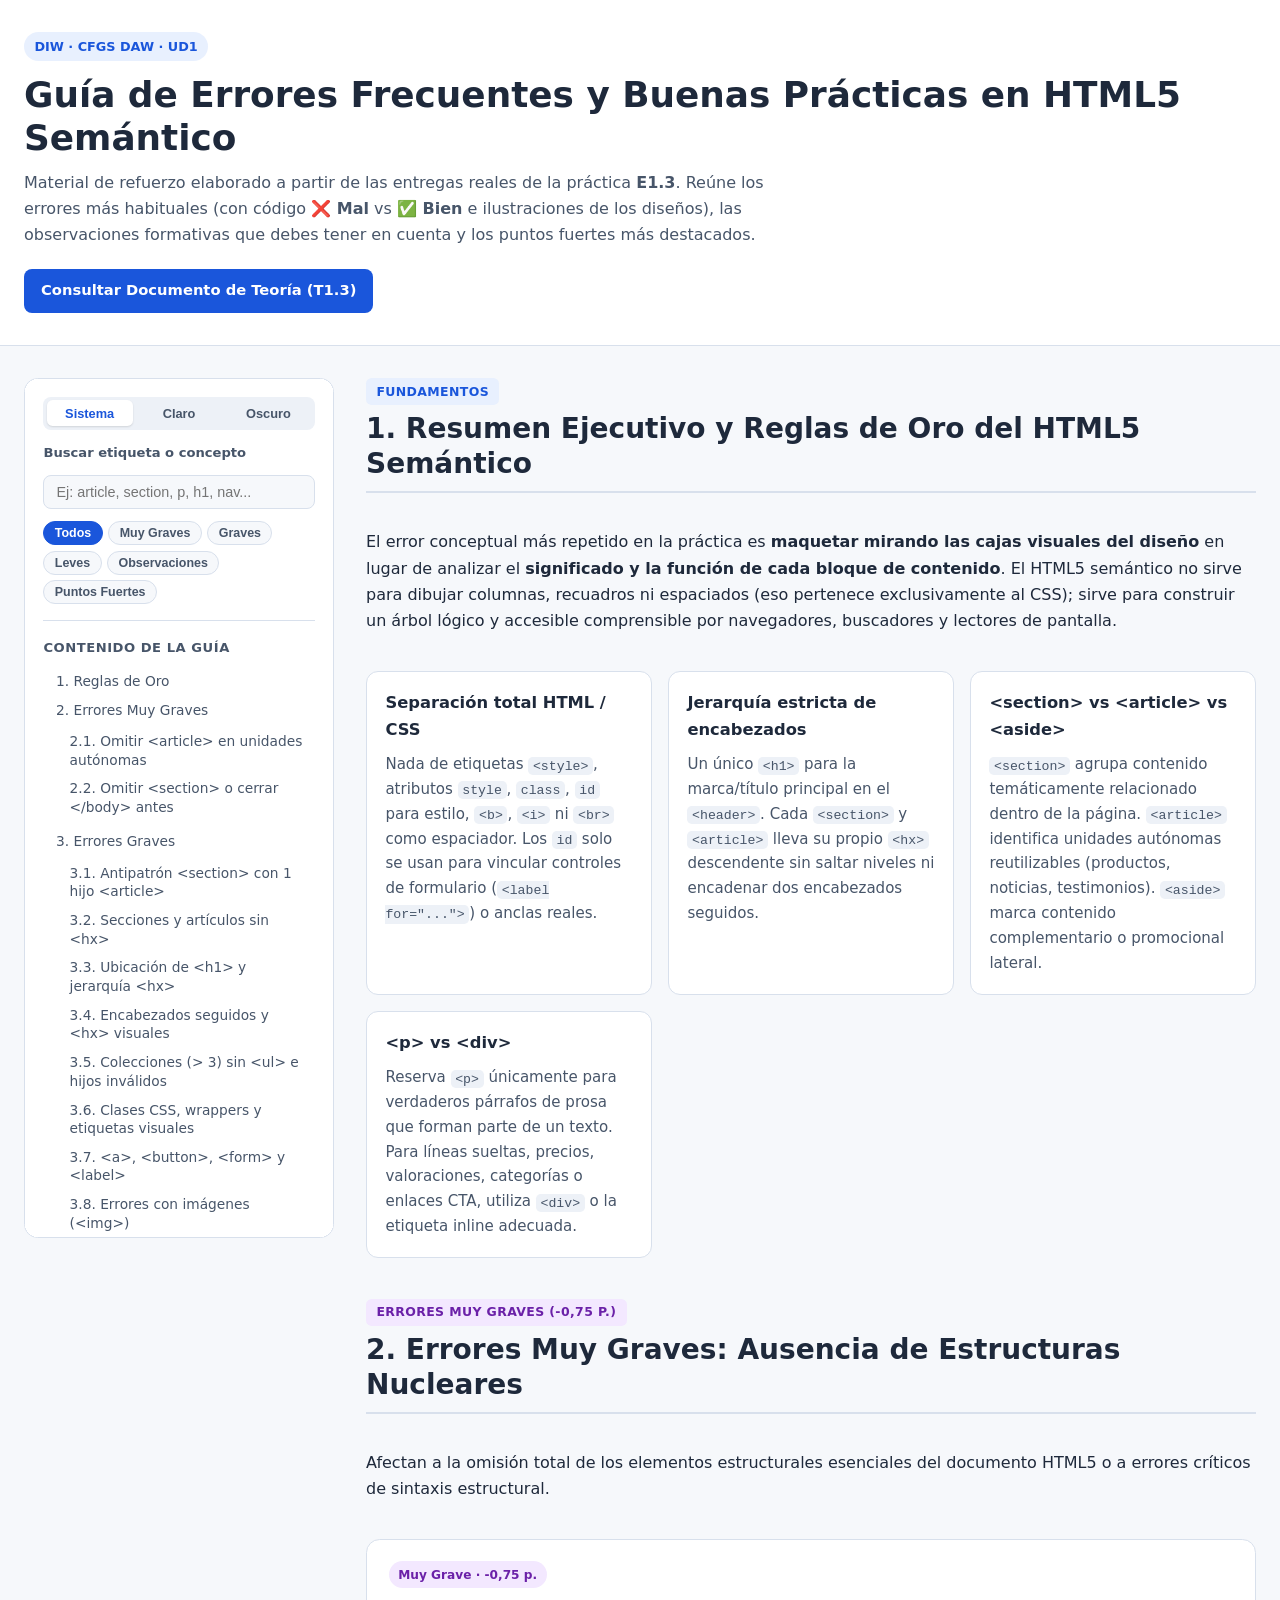
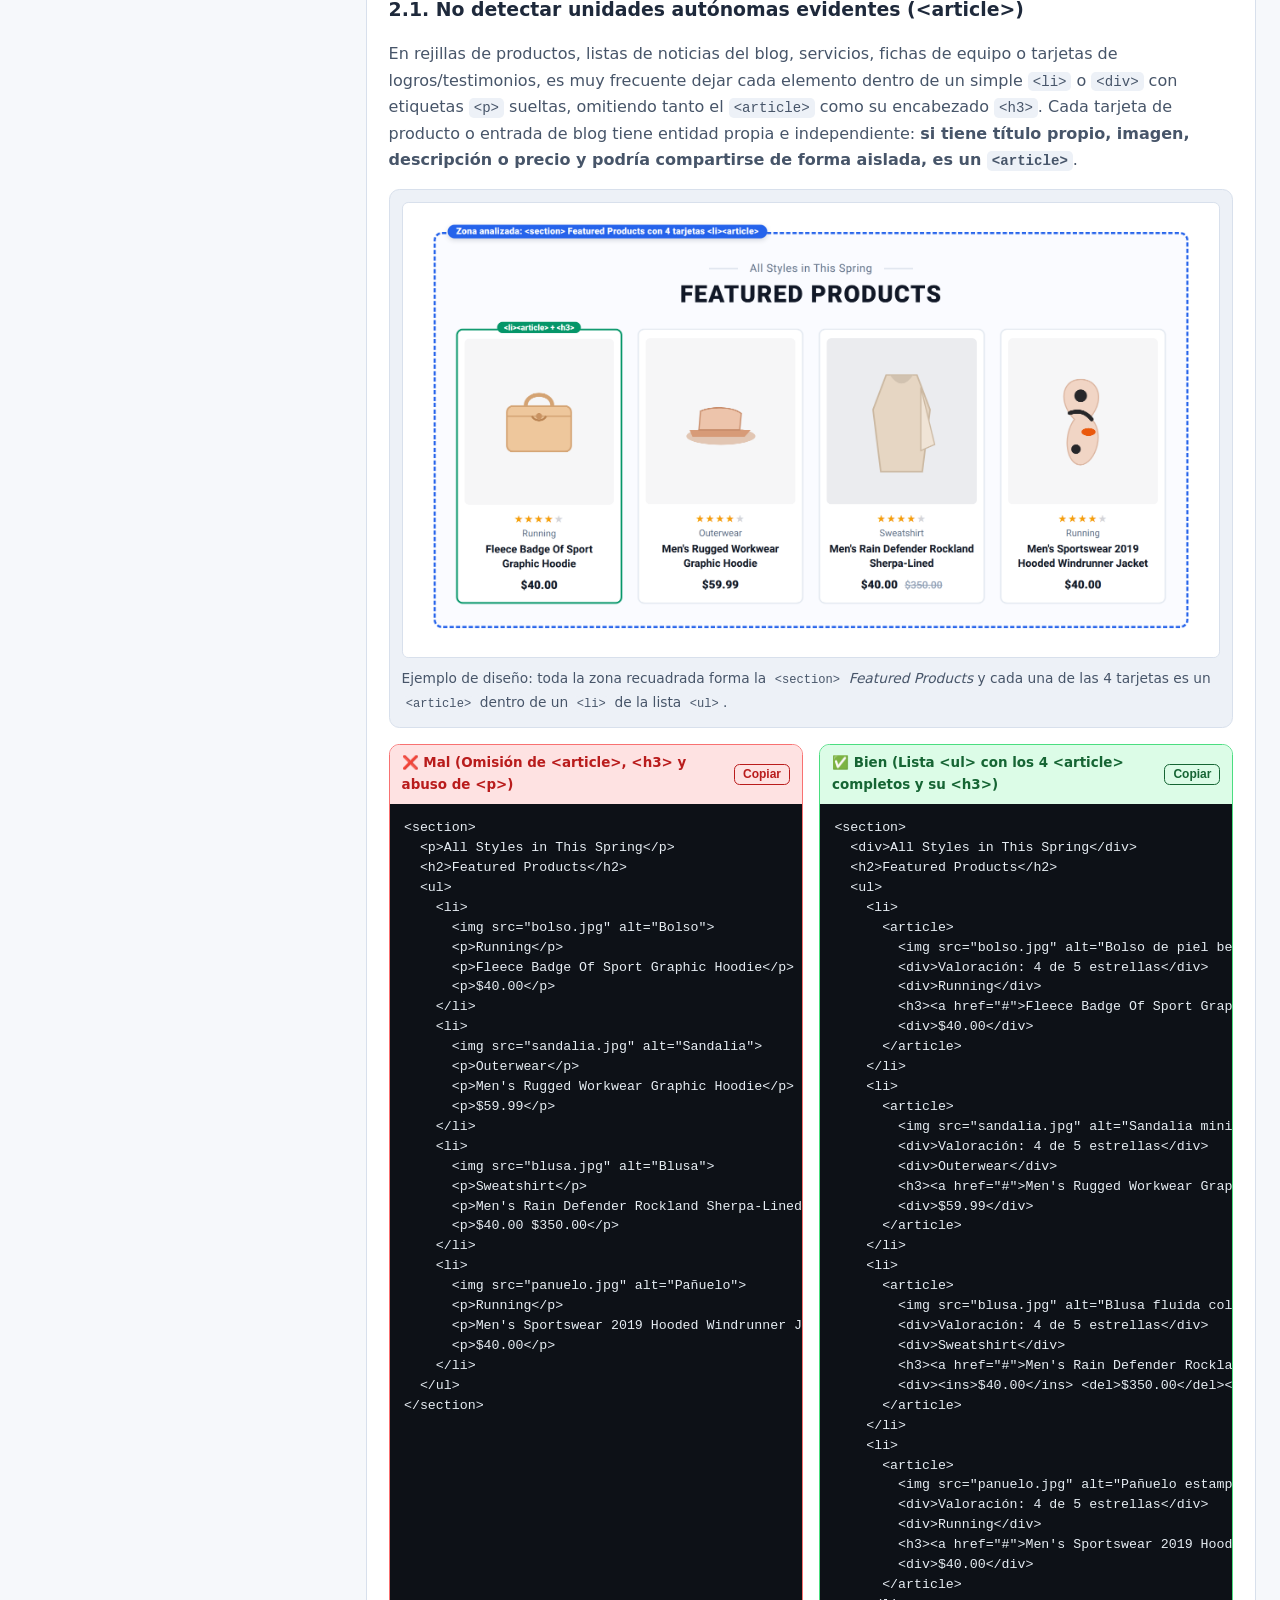
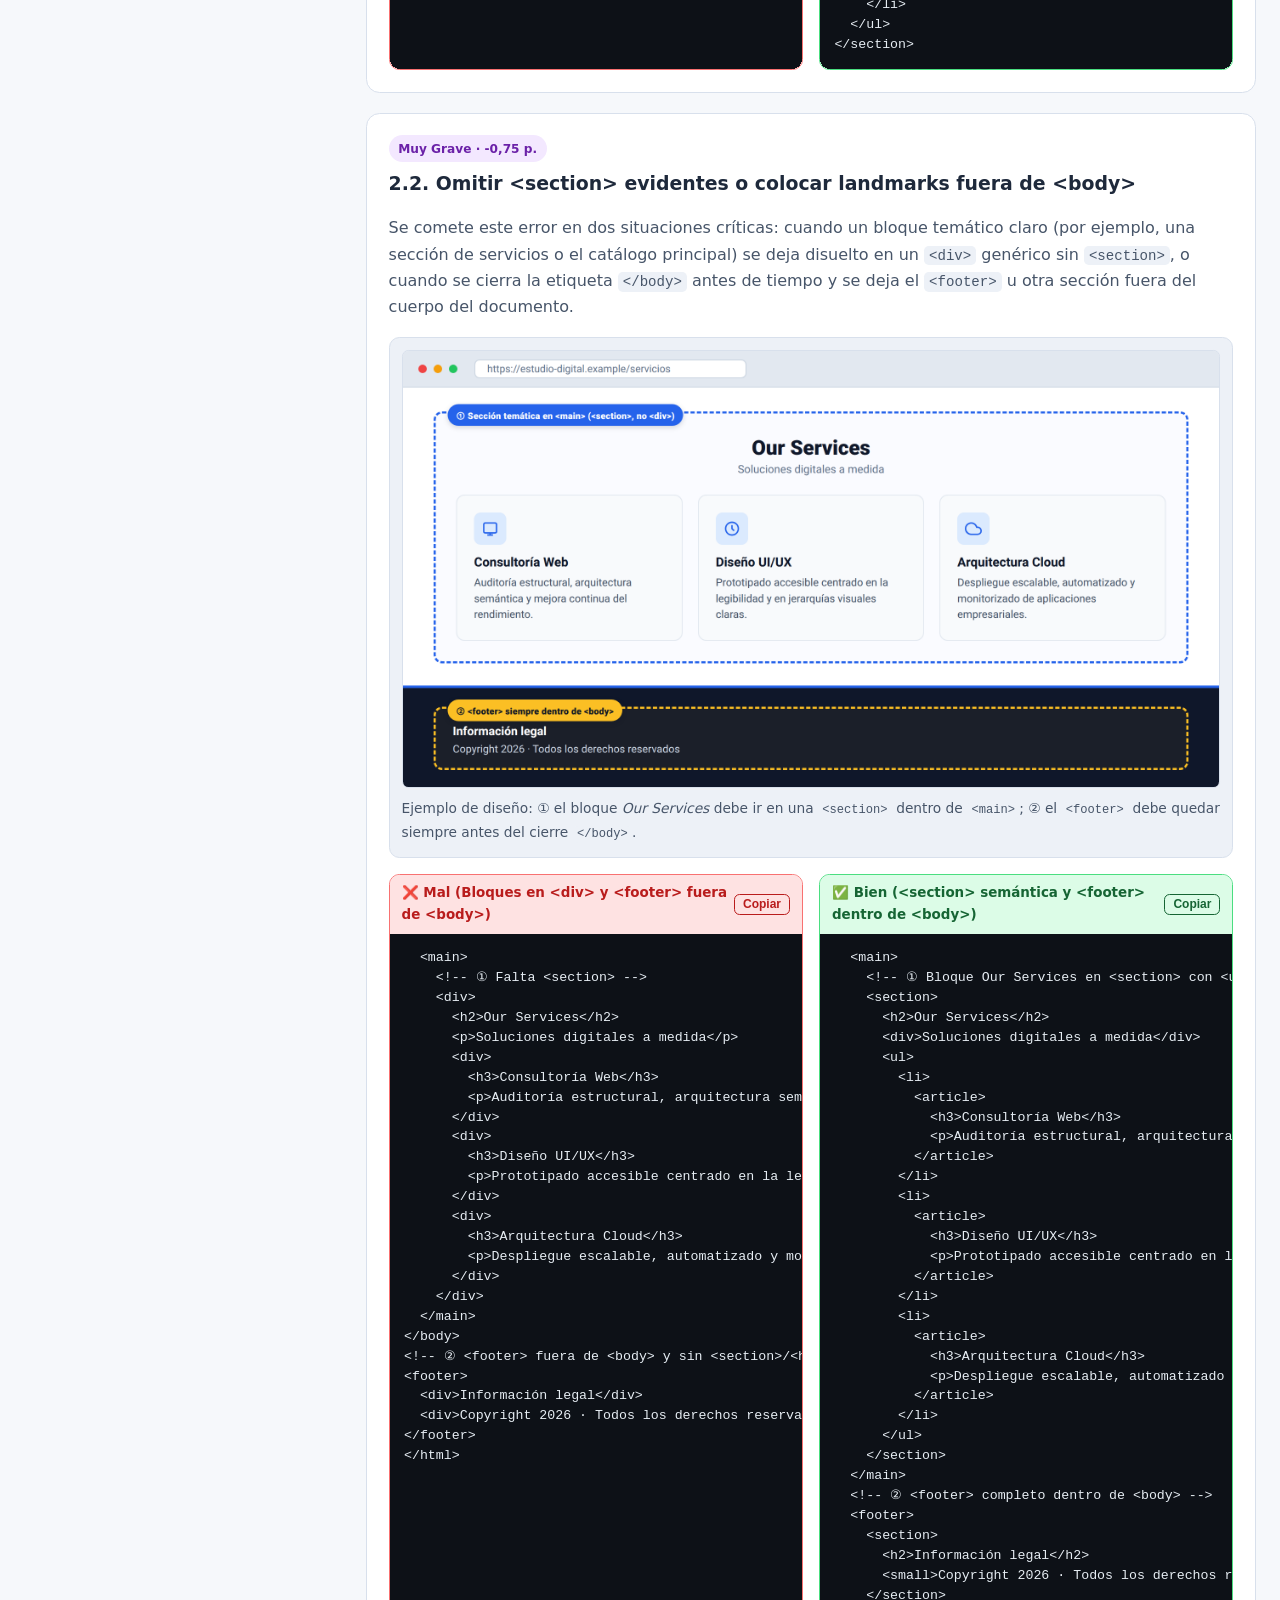
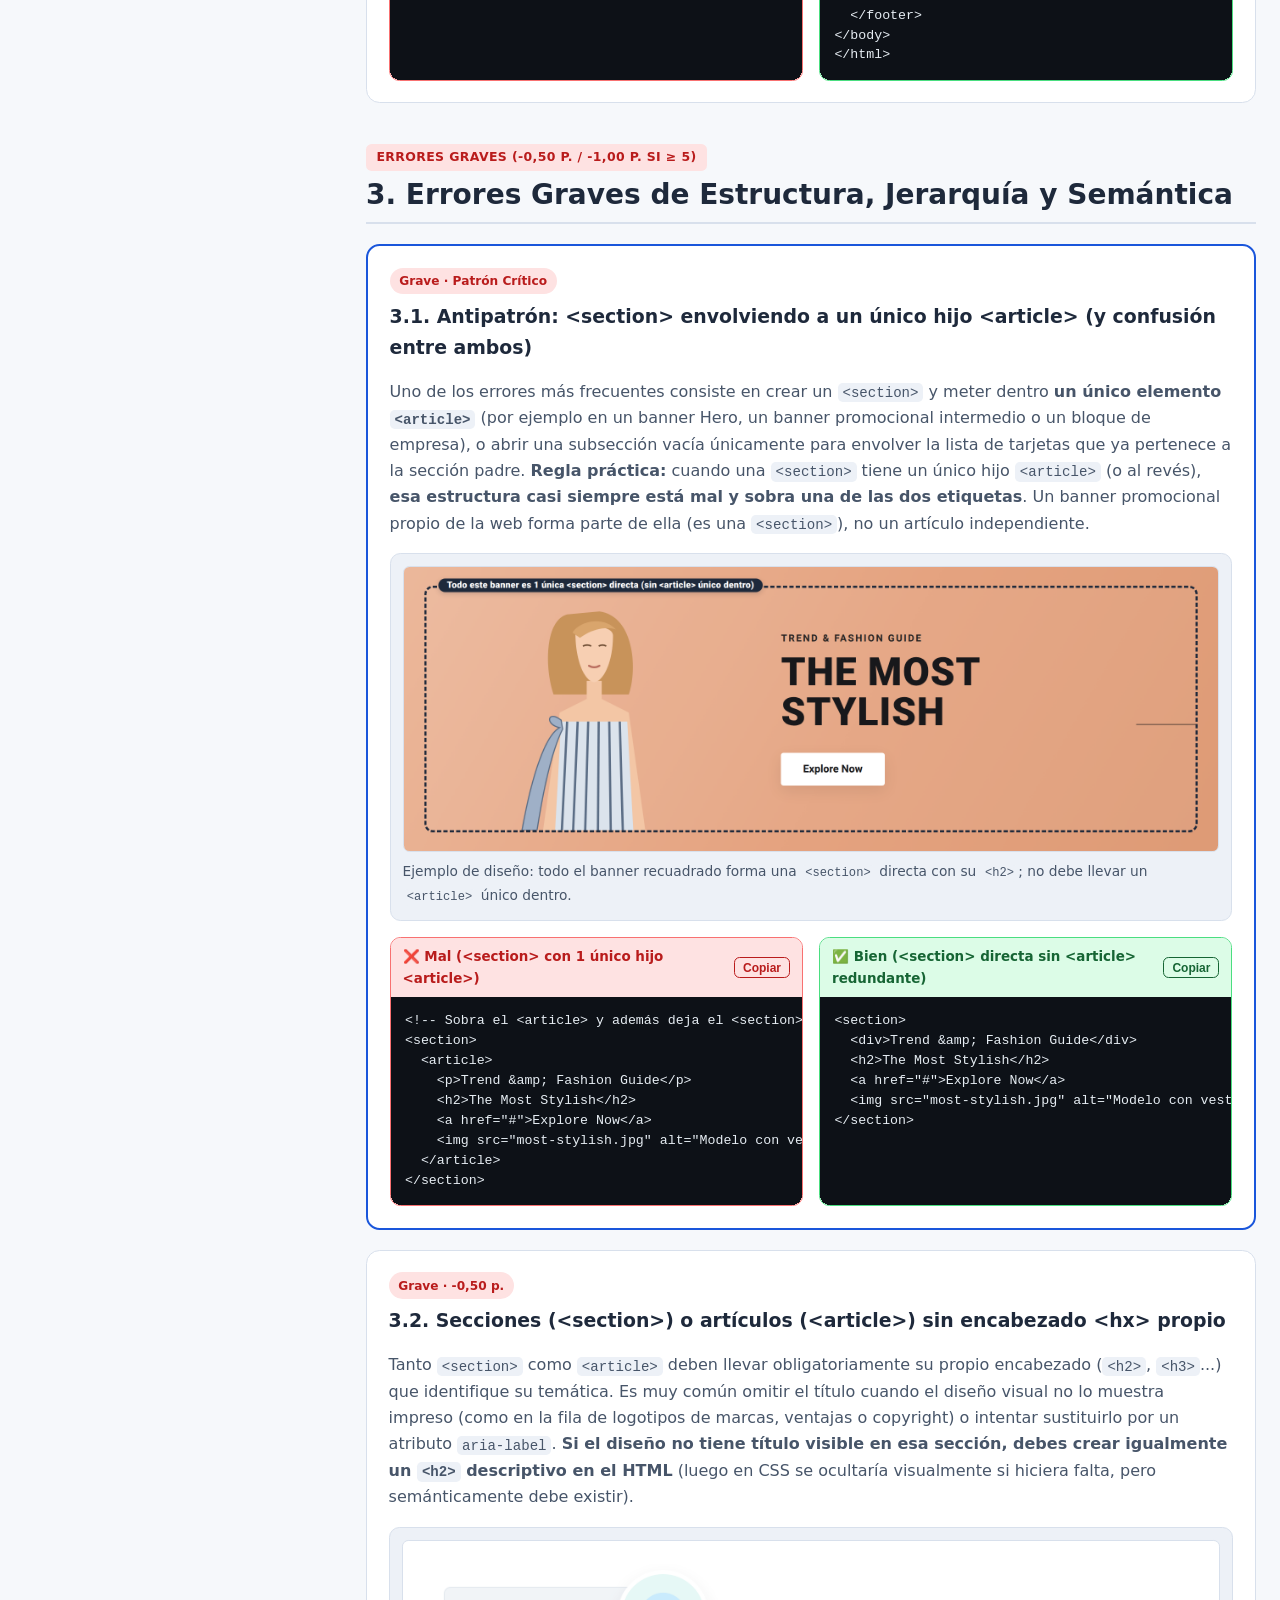
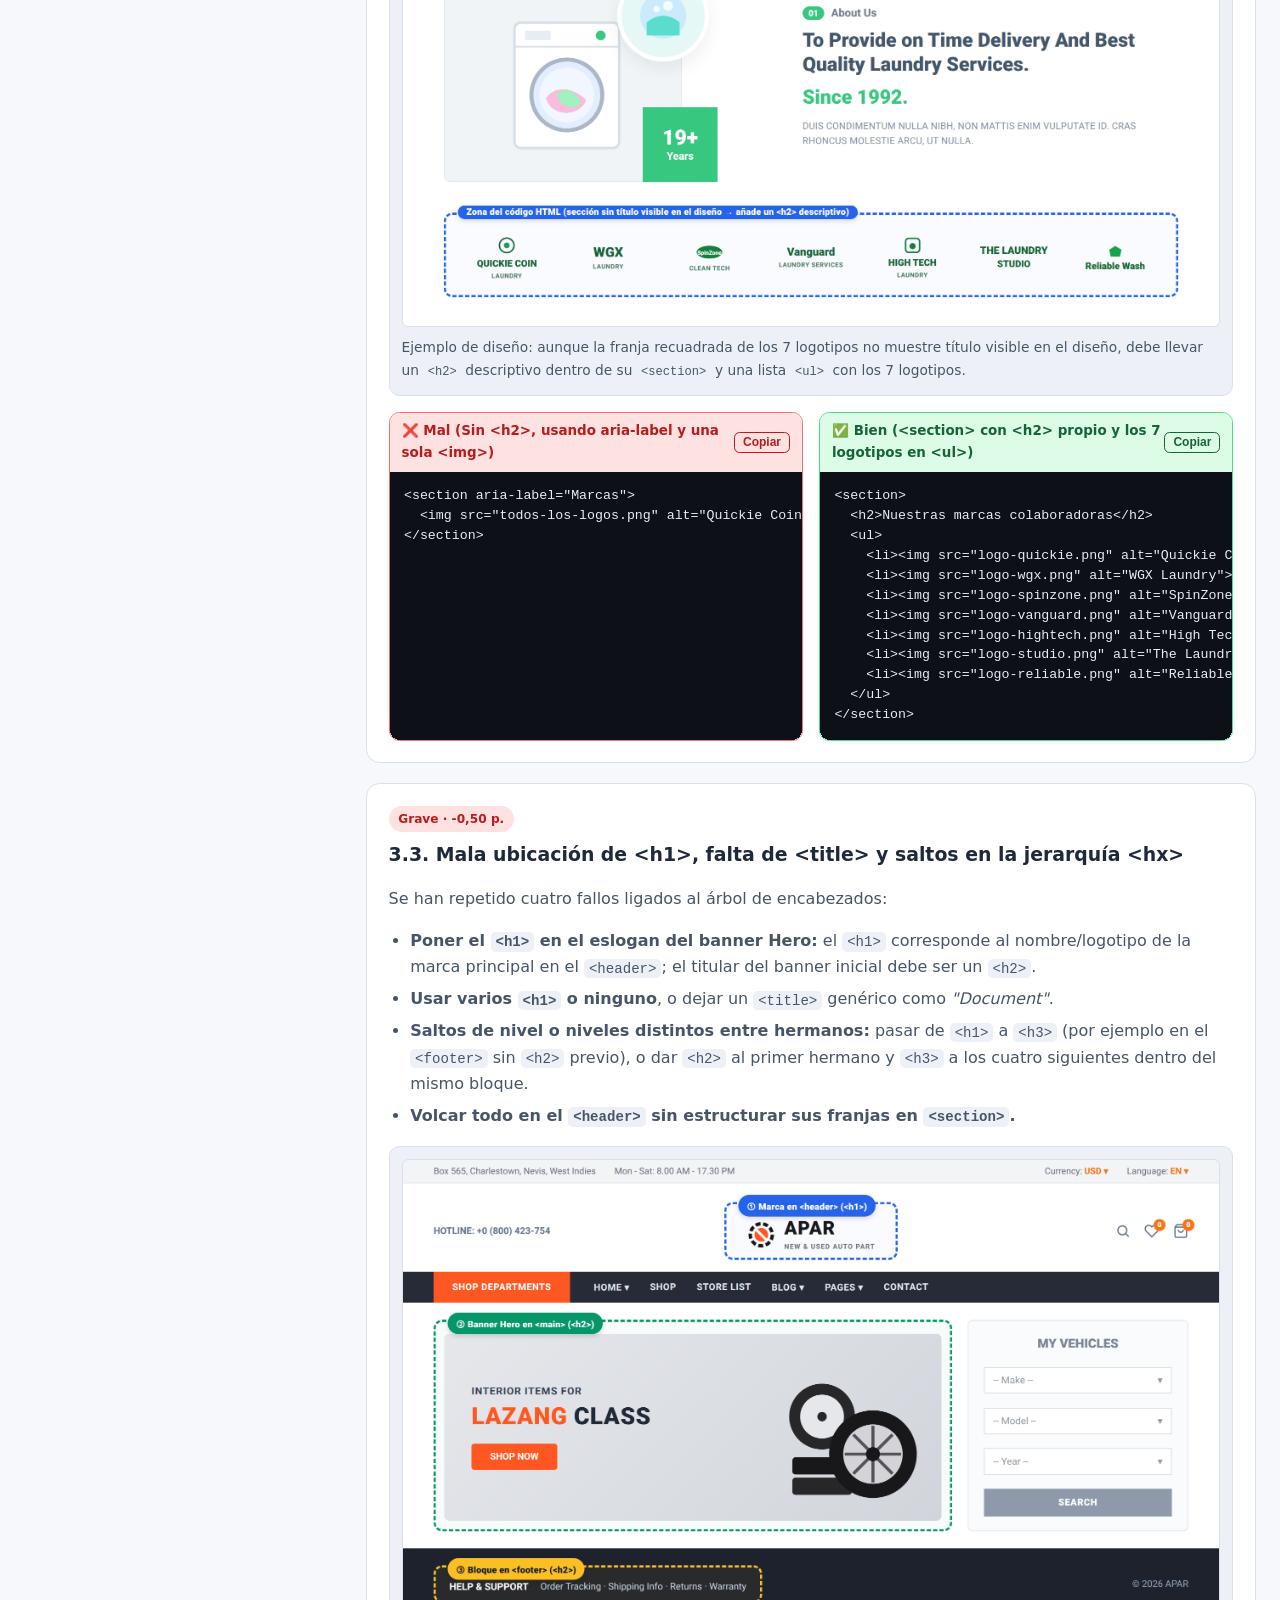
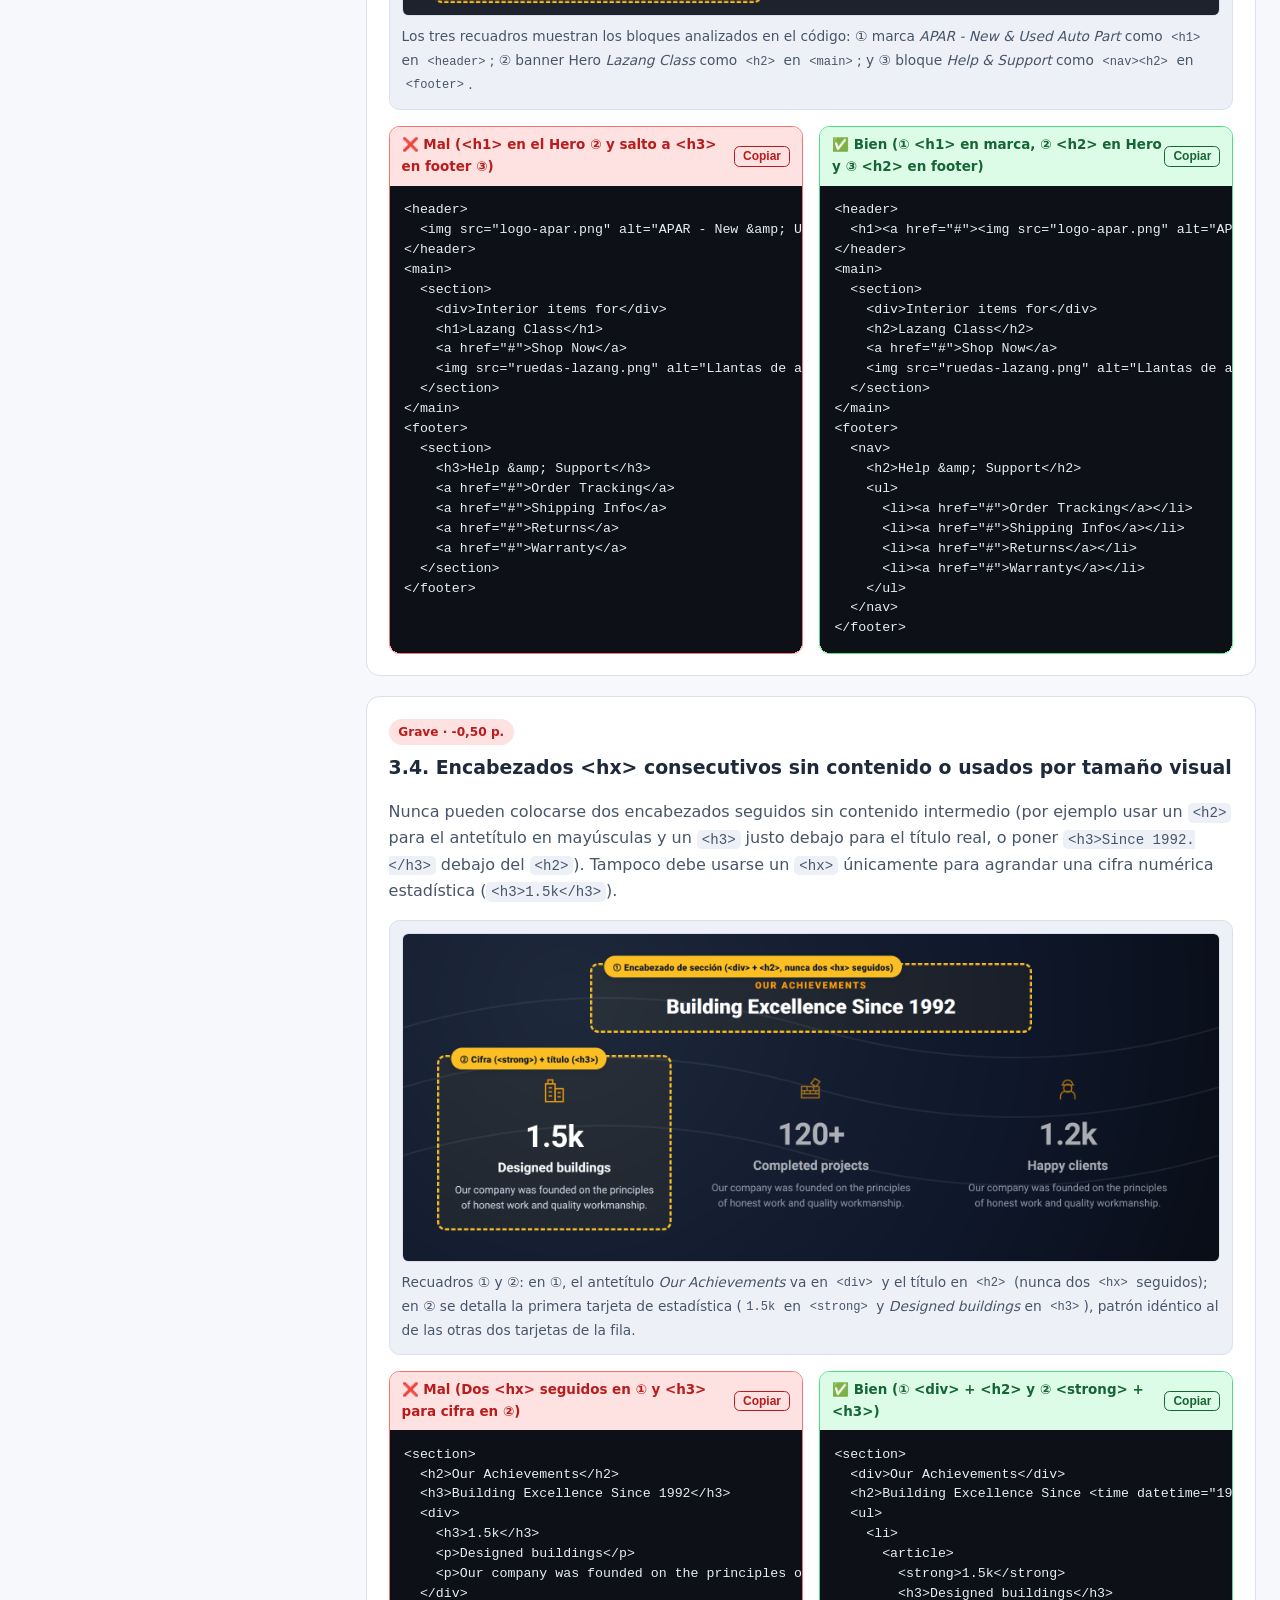
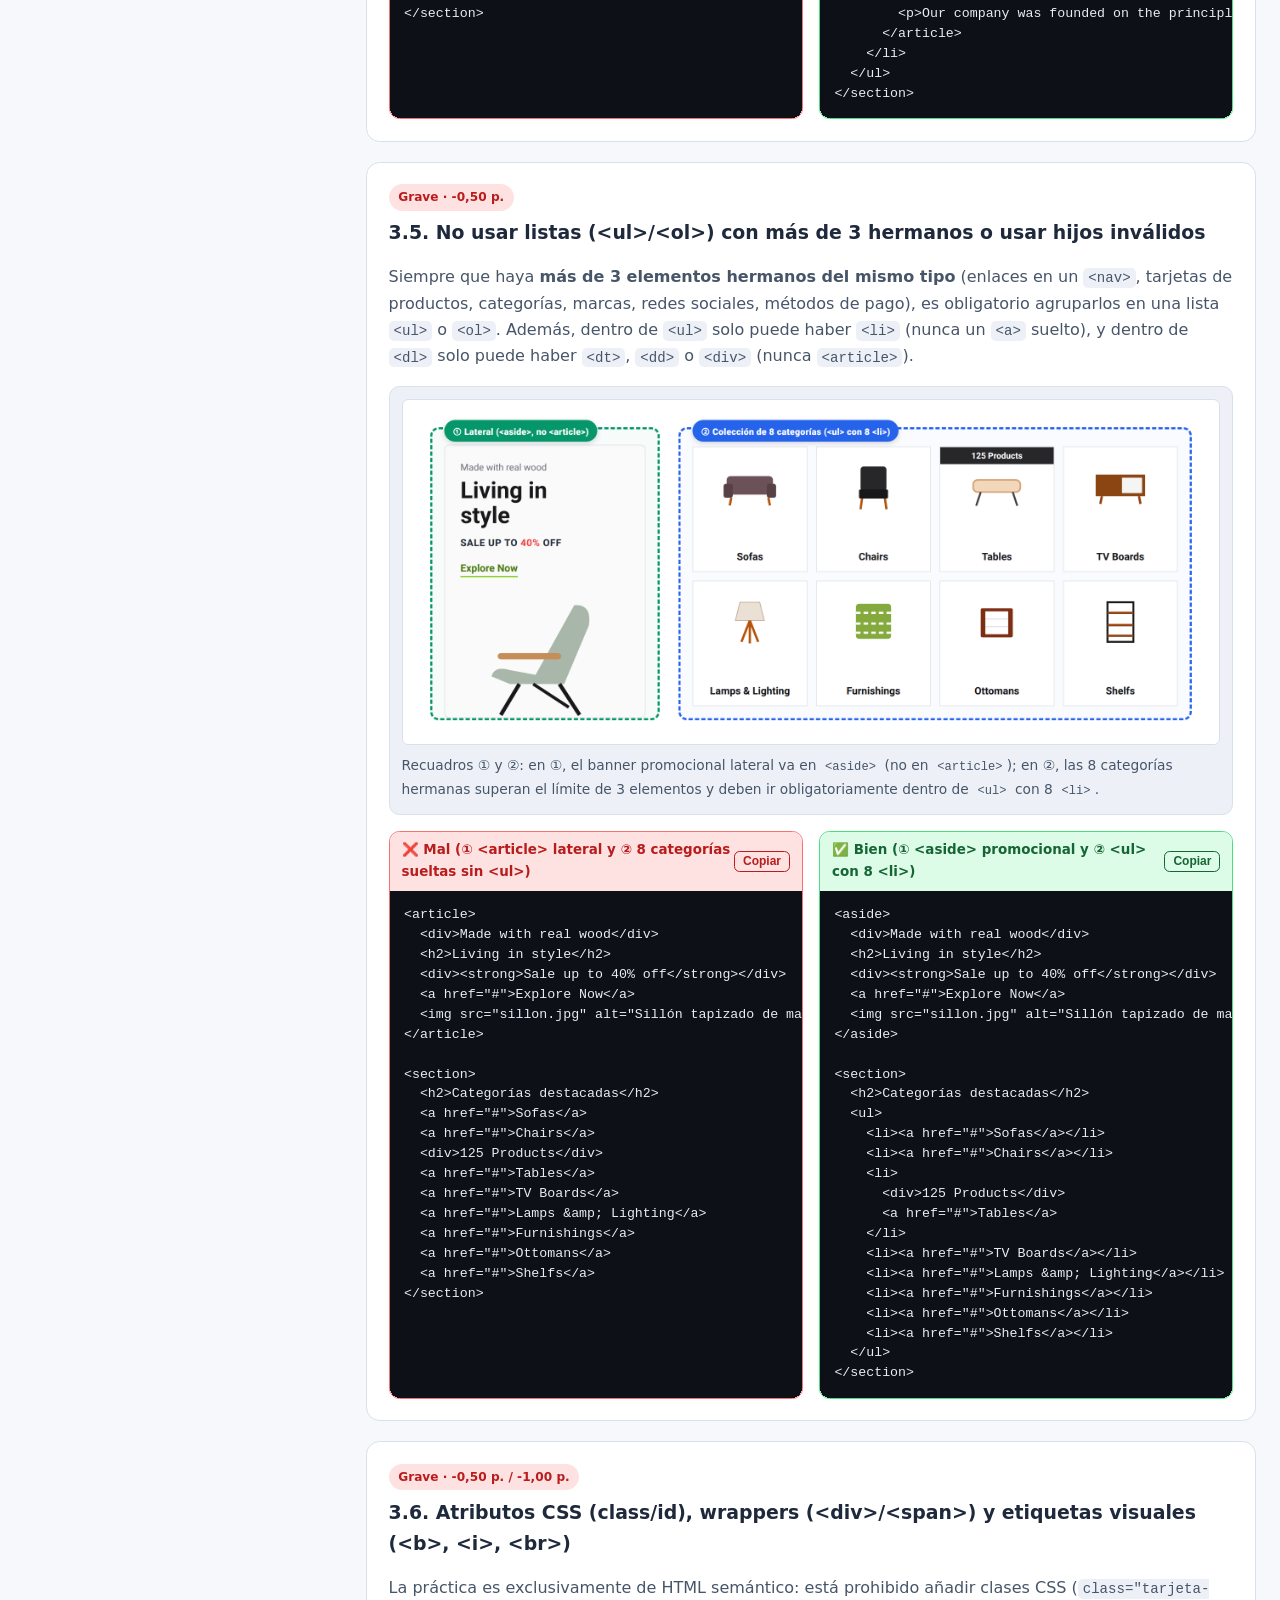
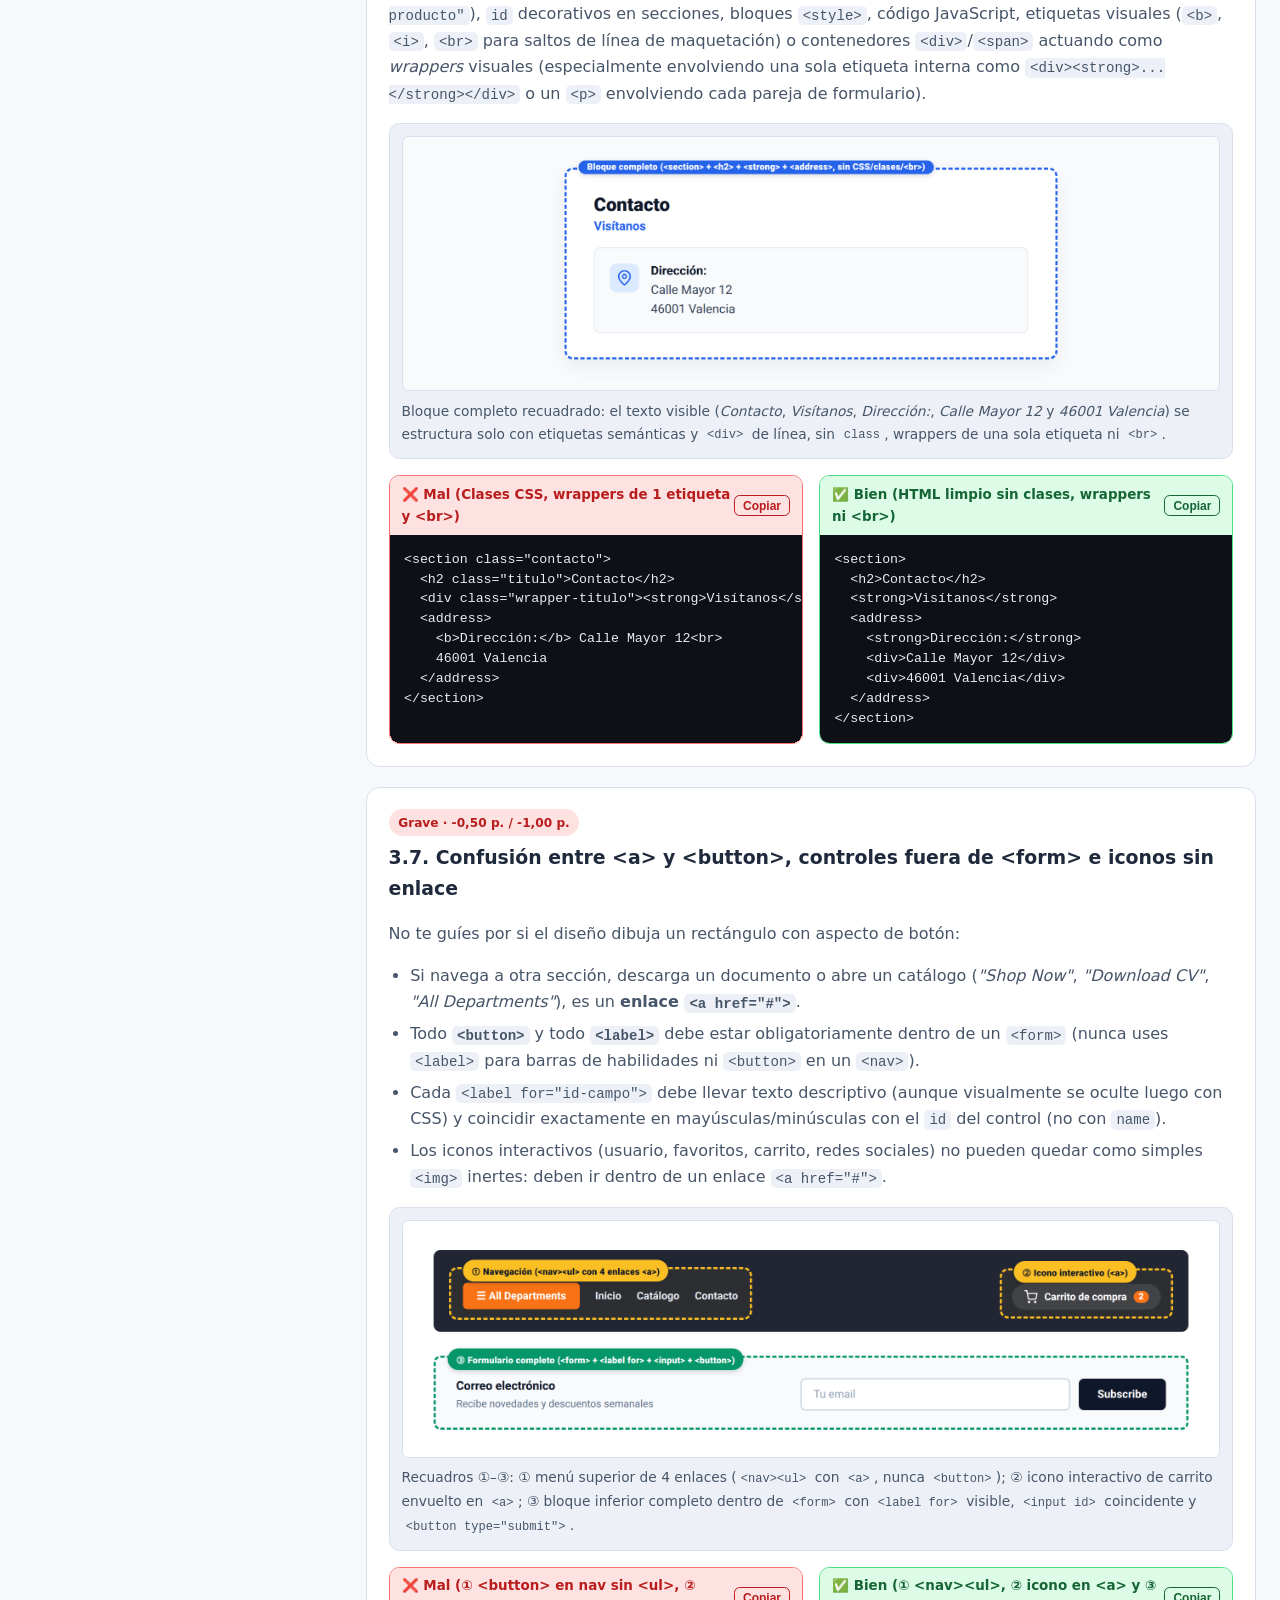
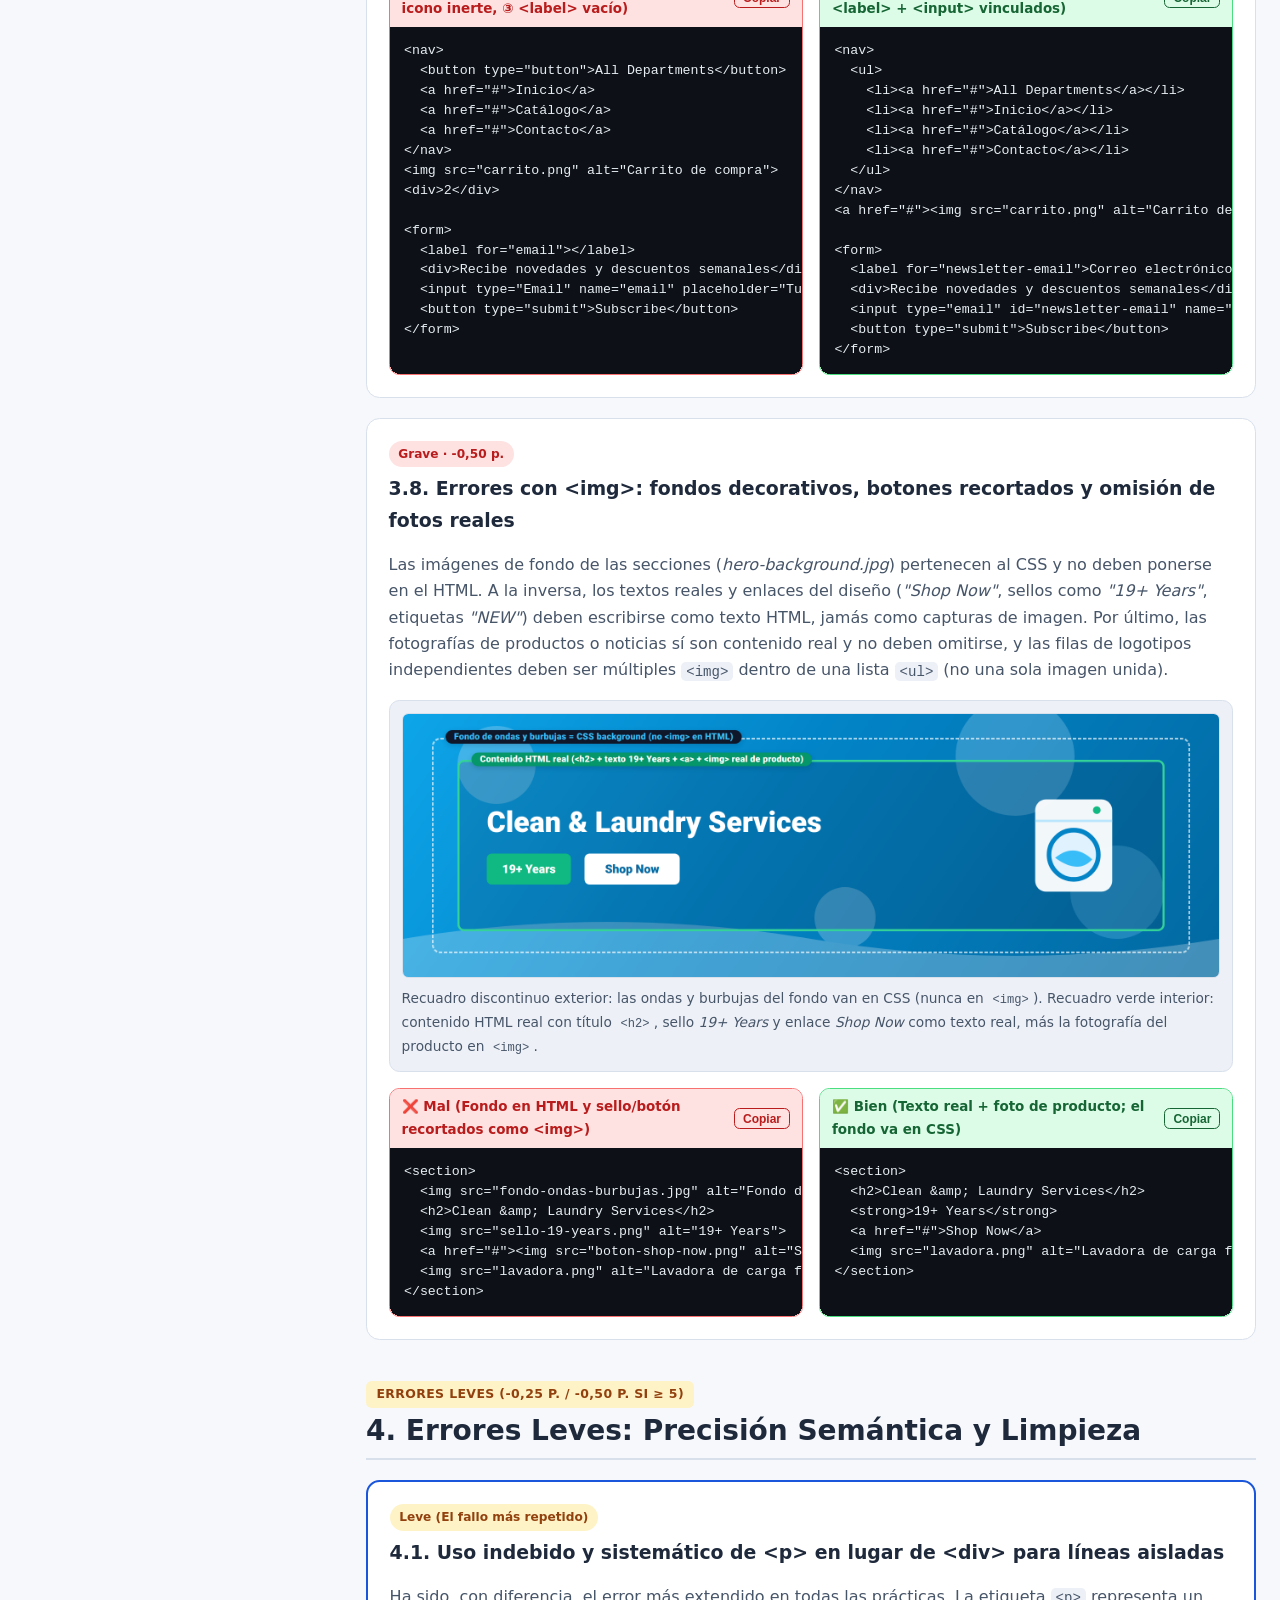
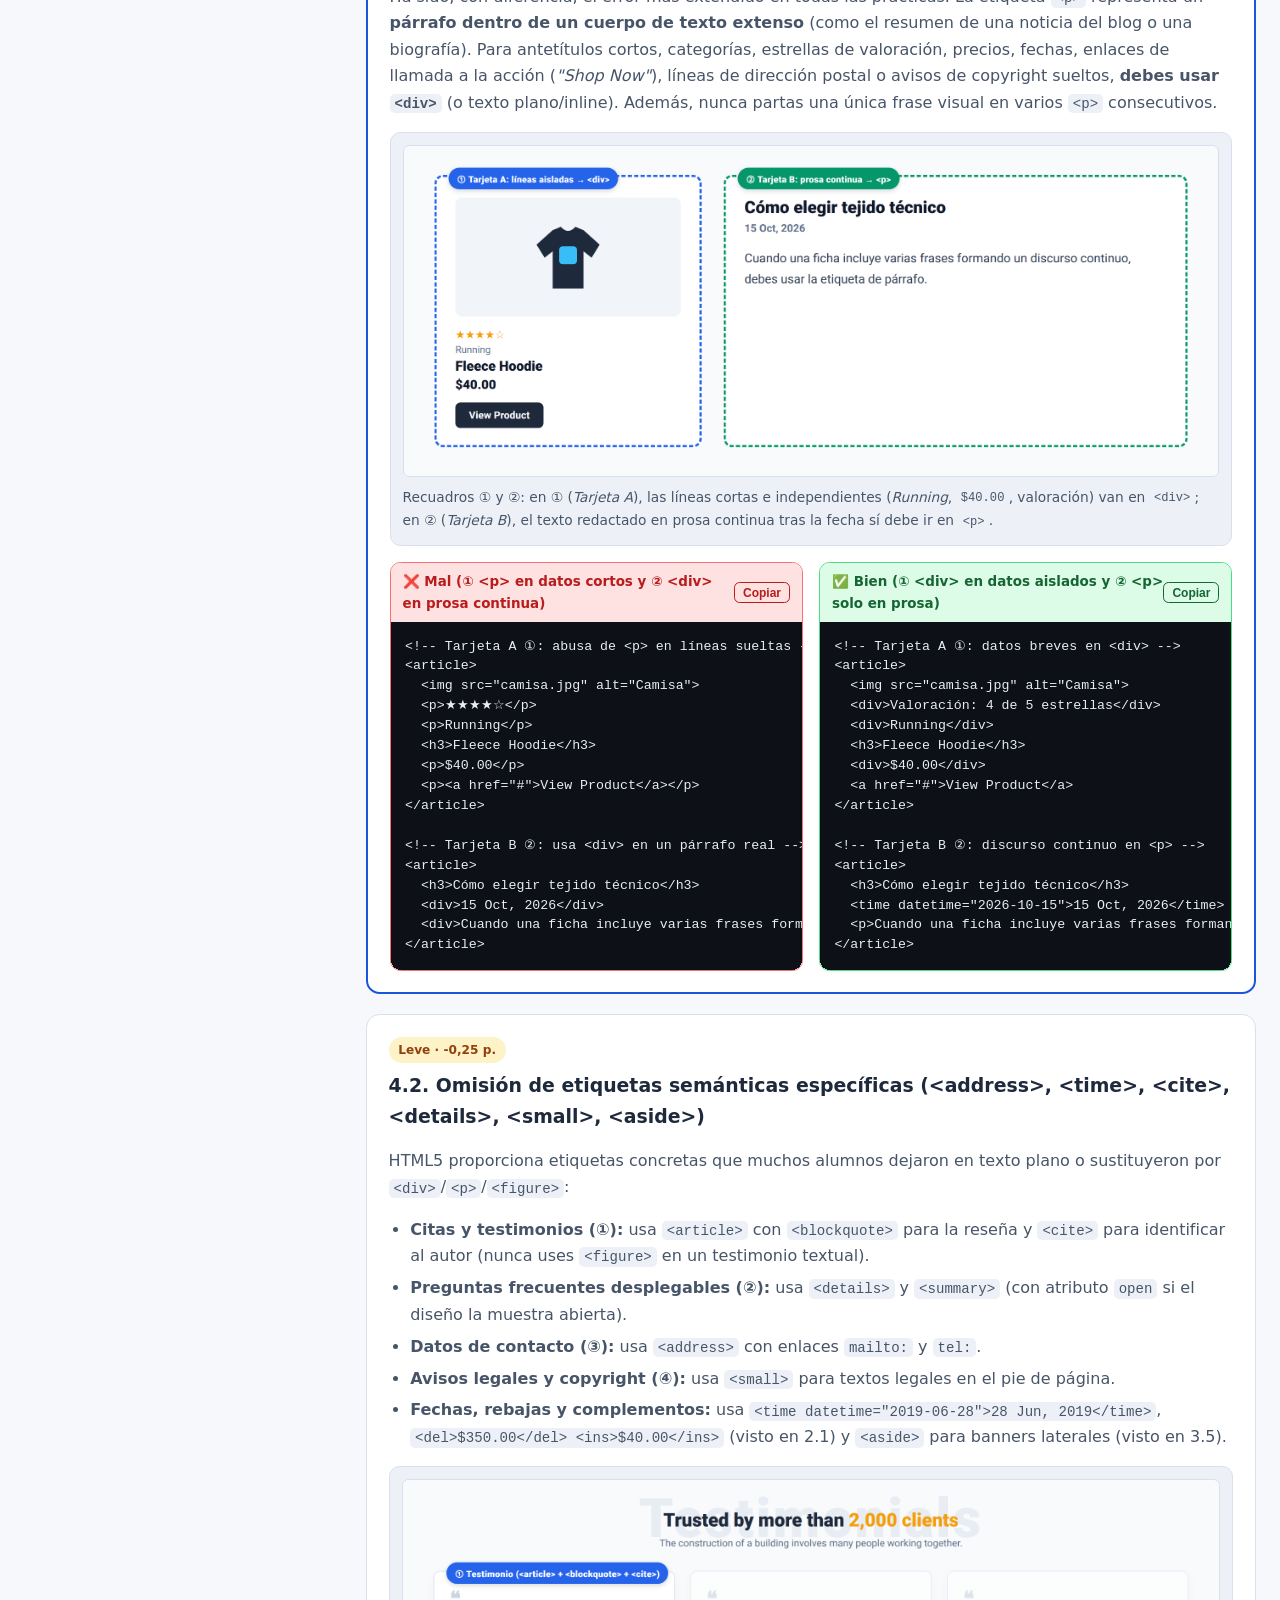
<file: guia-errores-html5/index.html>
<!DOCTYPE html>
<html lang="es">
<head>
  <meta charset="UTF-8">
  <meta name="viewport" content="width=device-width, initial-scale=1.0">
  <meta name="color-scheme" content="light dark">
  <title>E1.3. HTML5 Semántico — Guía de Errores Frecuentes y Buenas Prácticas</title>
  <link rel="stylesheet" href="static/css/styles.css">
  <script defer src="static/js/main.js"></script>
</head>
<body>
  <a class="skip-link" href="#contenido-principal">Saltar al contenido principal</a>

  <header class="site-header">
    <div class="header-inner">
      <div class="header-badge-row">
        <span class="badge badge-info">DIW · CFGS DAW · UD1</span>
      </div>
      <h1>Guía de Errores Frecuentes y Buenas Prácticas en HTML5 Semántico</h1>
      <p class="header-lead">
        Material de refuerzo elaborado a partir de las entregas reales de la práctica <strong>E1.3</strong>.
        Reúne los errores más habituales (con código <strong>❌ Mal</strong> vs <strong>✅ Bien</strong> e ilustraciones de los diseños),
        las observaciones formativas que debes tener en cuenta y los puntos fuertes más destacados.
      </p>
      <div class="header-actions">
        <a class="btn-primary" href="https://aules.edu.gva.es/fp/mod/resource/view.php?id=11119241" target="_blank" rel="noopener noreferrer">
          Consultar Documento de Teoría (T1.3)
        </a>
        <button type="button" class="btn-secondary" id="mobile-toc-btn" aria-expanded="false" aria-controls="indice-lateral">
          Índice de Contenidos
        </button>
      </div>
    </div>
  </header>

  <div class="page-layout">
    <aside class="sidebar" id="indice-lateral">
      <div class="sidebar-controls">
        <div class="theme-switcher" role="group" aria-label="Selector de tema visual">
          <button type="button" data-theme-choice="system" aria-pressed="true" title="Usar preferencia del sistema">Sistema</button>
          <button type="button" data-theme-choice="light" aria-pressed="false" title="Tema claro">Claro</button>
          <button type="button" data-theme-choice="dark" aria-pressed="false" title="Tema oscuro">Oscuro</button>
        </div>

        <label class="search-label" for="search-input">Buscar etiqueta o concepto</label>
        <input type="search" id="search-input" class="search-input" placeholder="Ej: article, section, p, h1, nav..." autocomplete="off">

        <div class="filter-pills" role="group" aria-label="Filtrar por categoría">
          <button type="button" class="filter-pill is-active" data-filter="all">Todos</button>
          <button type="button" class="filter-pill" data-filter="muy-grave">Muy Graves</button>
          <button type="button" class="filter-pill" data-filter="grave">Graves</button>
          <button type="button" class="filter-pill" data-filter="leve">Leves</button>
          <button type="button" class="filter-pill" data-filter="observacion">Observaciones</button>
          <button type="button" class="filter-pill" data-filter="fuerte">Puntos Fuertes</button>
        </div>
      </div>

      <nav class="toc-nav" aria-label="Índice de secciones">
        <h2 class="toc-title">Contenido de la Guía</h2>
        <ul class="toc-list">
          <li><a href="#reglas-oro">1. Reglas de Oro</a></li>
          <li>
            <a href="#muy-graves">2. Errores Muy Graves</a>
            <ul>
              <li><a href="#caso-2-1">2.1. Omitir &lt;article&gt; en unidades autónomas</a></li>
              <li><a href="#caso-2-2">2.2. Omitir &lt;section&gt; o cerrar &lt;/body&gt; antes</a></li>
            </ul>
          </li>
          <li>
            <a href="#graves">3. Errores Graves</a>
            <ul>
              <li><a href="#caso-3-1">3.1. Antipatrón &lt;section&gt; con 1 hijo &lt;article&gt;</a></li>
              <li><a href="#caso-3-2">3.2. Secciones y artículos sin &lt;hx&gt;</a></li>
              <li><a href="#caso-3-3">3.3. Ubicación de &lt;h1&gt; y jerarquía &lt;hx&gt;</a></li>
              <li><a href="#caso-3-4">3.4. Encabezados seguidos y &lt;hx&gt; visuales</a></li>
              <li><a href="#caso-3-5">3.5. Colecciones (&gt; 3) sin &lt;ul&gt; e hijos inválidos</a></li>
              <li><a href="#caso-3-6">3.6. Clases CSS, wrappers y etiquetas visuales</a></li>
              <li><a href="#caso-3-7">3.7. &lt;a&gt;, &lt;button&gt;, &lt;form&gt; y &lt;label&gt;</a></li>
              <li><a href="#caso-3-8">3.8. Errores con imágenes (&lt;img&gt;)</a></li>
            </ul>
          </li>
          <li>
            <a href="#leves">4. Errores Leves</a>
            <ul>
              <li><a href="#caso-4-1">4.1. Abuso de &lt;p&gt; vs &lt;div&gt;</a></li>
              <li><a href="#caso-4-2">4.2. &lt;address&gt;, &lt;time&gt;, &lt;cite&gt;, &lt;del&gt;, &lt;mark&gt;</a></li>
              <li><a href="#caso-4-3">4.3. Formato, indentación y limpieza</a></li>
            </ul>
          </li>
          <li><a href="#observaciones">5. Observaciones sin Penalización</a></li>
          <li><a href="#puntos-fuertes">6. Puntos Fuertes Destacados</a></li>
        </ul>
      </nav>
    </aside>

    <main id="contenido-principal" class="main-content">
      <div id="empty-search-state" class="empty-state" hidden>
        <p>No hay casos que coincidan con tu búsqueda o filtro actual. Prueba con otra etiqueta o pulsa en <strong>Todos</strong>.</p>
      </div>

      <!-- SECCIÓN 1: REGLAS DE ORO -->
      <section id="reglas-oro" tabindex="-1" class="guide-section" data-category="all">
        <div class="section-header">
          <span class="section-tag tag-info">Fundamentos</span>
          <h2>1. Resumen Ejecutivo y Reglas de Oro del HTML5 Semántico</h2>
        </div>
        <p>
          El error conceptual más repetido en la práctica es <strong>maquetar mirando las cajas visuales del diseño</strong>
          en lugar de analizar el <strong>significado y la función de cada bloque de contenido</strong>. El HTML5 semántico
          no sirve para dibujar columnas, recuadros ni espaciados (eso pertenece exclusivamente al CSS); sirve para construir
          un árbol lógico y accesible comprensible por navegadores, buscadores y lectores de pantalla.
        </p>

        <div class="principles-grid">
          <article class="principle-card">
            <h3>Separación total HTML / CSS</h3>
            <p>Nada de etiquetas <code>&lt;style&gt;</code>, atributos <code>style</code>, <code>class</code>, <code>id</code> para estilo, <code>&lt;b&gt;</code>, <code>&lt;i&gt;</code> ni <code>&lt;br&gt;</code> como espaciador. Los <code>id</code> solo se usan para vincular controles de formulario (<code>&lt;label for="..."&gt;</code>) o anclas reales.</p>
          </article>
          <article class="principle-card">
            <h3>Jerarquía estricta de encabezados</h3>
            <p>Un único <code>&lt;h1&gt;</code> para la marca/título principal en el <code>&lt;header&gt;</code>. Cada <code>&lt;section&gt;</code> y <code>&lt;article&gt;</code> lleva su propio <code>&lt;hx&gt;</code> descendente sin saltar niveles ni encadenar dos encabezados seguidos.</p>
          </article>
          <article class="principle-card">
            <h3>&lt;section&gt; vs &lt;article&gt; vs &lt;aside&gt;</h3>
            <p><code>&lt;section&gt;</code> agrupa contenido temáticamente relacionado dentro de la página. <code>&lt;article&gt;</code> identifica unidades autónomas reutilizables (productos, noticias, testimonios). <code>&lt;aside&gt;</code> marca contenido complementario o promocional lateral.</p>
          </article>
          <article class="principle-card">
            <h3>&lt;p&gt; vs &lt;div&gt;</h3>
            <p>Reserva <code>&lt;p&gt;</code> únicamente para verdaderos párrafos de prosa que forman parte de un texto. Para líneas sueltas, precios, valoraciones, categorías o enlaces CTA, utiliza <code>&lt;div&gt;</code> o la etiqueta inline adecuada.</p>
          </article>
        </div>
      </section>

      <!-- SECCIÓN 2: ERRORES MUY GRAVES -->
      <section id="muy-graves" tabindex="-1" class="guide-section" data-category="muy-grave">
        <div class="section-header">
          <span class="section-tag tag-muy-grave">Errores Muy Graves (-0,75 p.)</span>
          <h2>2. Errores Muy Graves: Ausencia de Estructuras Nucleares</h2>
        </div>
        <p>
          Afectan a la omisión total de los elementos estructurales esenciales del documento HTML5 o a errores críticos de sintaxis estructural.
        </p>

        <!-- Caso 2.1 -->
        <article id="caso-2-1" class="case-card" data-category="muy-grave" data-keywords="article producto catalogo blog testimonio li h3">
          <header class="case-header">
            <span class="severity-pill pill-muy-grave">Muy Grave · -0,75 p.</span>
            <h3>2.1. No detectar unidades autónomas evidentes (&lt;article&gt;)</h3>
          </header>
          <p class="case-desc">
            En rejillas de productos, listas de noticias del blog, servicios, fichas de equipo o tarjetas de logros/testimonios, es muy frecuente dejar cada elemento dentro de un simple <code>&lt;li&gt;</code> o <code>&lt;div&gt;</code> con etiquetas <code>&lt;p&gt;</code> sueltas, omitiendo tanto el <code>&lt;article&gt;</code> como su encabezado <code>&lt;h3&gt;</code>.
            Cada tarjeta de producto o entrada de blog tiene entidad propia e independiente: <strong>si tiene título propio, imagen, descripción o precio y podría compartirse de forma aislada, es un <code>&lt;article&gt;</code></strong>.
          </p>

          <figure class="design-figure">
            <img src="static/img/caso-2-1-catalogo-articles.png" alt="Maqueta de catálogo Featured Products con cuatro tarjetas de productos recuadradas" loading="lazy">
            <figcaption>Ejemplo de diseño: toda la zona recuadrada forma la <code>&lt;section&gt;</code> <em>Featured Products</em> y cada una de las 4 tarjetas es un <code>&lt;article&gt;</code> dentro de un <code>&lt;li&gt;</code> de la lista <code>&lt;ul&gt;</code>.</figcaption>
          </figure>

          <div class="comparison-grid">
            <div class="code-box code-bad">
              <div class="code-box-header">
                <span>❌ Mal (Omisión de &lt;article&gt;, &lt;h3&gt; y abuso de &lt;p&gt;)</span>
                <button type="button" class="copy-btn">Copiar</button>
              </div>
              <pre><code>&lt;section&gt;
  &lt;p&gt;All Styles in This Spring&lt;/p&gt;
  &lt;h2&gt;Featured Products&lt;/h2&gt;
  &lt;ul&gt;
    &lt;li&gt;
      &lt;img src="bolso.jpg" alt="Bolso"&gt;
      &lt;p&gt;Running&lt;/p&gt;
      &lt;p&gt;Fleece Badge Of Sport Graphic Hoodie&lt;/p&gt;
      &lt;p&gt;$40.00&lt;/p&gt;
    &lt;/li&gt;
    &lt;li&gt;
      &lt;img src="sandalia.jpg" alt="Sandalia"&gt;
      &lt;p&gt;Outerwear&lt;/p&gt;
      &lt;p&gt;Men's Rugged Workwear Graphic Hoodie&lt;/p&gt;
      &lt;p&gt;$59.99&lt;/p&gt;
    &lt;/li&gt;
    &lt;li&gt;
      &lt;img src="blusa.jpg" alt="Blusa"&gt;
      &lt;p&gt;Sweatshirt&lt;/p&gt;
      &lt;p&gt;Men's Rain Defender Rockland Sherpa-Lined&lt;/p&gt;
      &lt;p&gt;$40.00 $350.00&lt;/p&gt;
    &lt;/li&gt;
    &lt;li&gt;
      &lt;img src="panuelo.jpg" alt="Pañuelo"&gt;
      &lt;p&gt;Running&lt;/p&gt;
      &lt;p&gt;Men's Sportswear 2019 Hooded Windrunner Jacket&lt;/p&gt;
      &lt;p&gt;$40.00&lt;/p&gt;
    &lt;/li&gt;
  &lt;/ul&gt;
&lt;/section&gt;</code></pre>
            </div>
            <div class="code-box code-good">
              <div class="code-box-header">
                <span>✅ Bien (Lista &lt;ul&gt; con los 4 &lt;article&gt; completos y su &lt;h3&gt;)</span>
                <button type="button" class="copy-btn">Copiar</button>
              </div>
              <pre><code>&lt;section&gt;
  &lt;div&gt;All Styles in This Spring&lt;/div&gt;
  &lt;h2&gt;Featured Products&lt;/h2&gt;
  &lt;ul&gt;
    &lt;li&gt;
      &lt;article&gt;
        &lt;img src="bolso.jpg" alt="Bolso de piel beige"&gt;
        &lt;div&gt;Valoración: 4 de 5 estrellas&lt;/div&gt;
        &lt;div&gt;Running&lt;/div&gt;
        &lt;h3&gt;&lt;a href="#"&gt;Fleece Badge Of Sport Graphic Hoodie&lt;/a&gt;&lt;/h3&gt;
        &lt;div&gt;$40.00&lt;/div&gt;
      &lt;/article&gt;
    &lt;/li&gt;
    &lt;li&gt;
      &lt;article&gt;
        &lt;img src="sandalia.jpg" alt="Sandalia minimalista beige"&gt;
        &lt;div&gt;Valoración: 4 de 5 estrellas&lt;/div&gt;
        &lt;div&gt;Outerwear&lt;/div&gt;
        &lt;h3&gt;&lt;a href="#"&gt;Men's Rugged Workwear Graphic Hoodie&lt;/a&gt;&lt;/h3&gt;
        &lt;div&gt;$59.99&lt;/div&gt;
      &lt;/article&gt;
    &lt;/li&gt;
    &lt;li&gt;
      &lt;article&gt;
        &lt;img src="blusa.jpg" alt="Blusa fluida color crema"&gt;
        &lt;div&gt;Valoración: 4 de 5 estrellas&lt;/div&gt;
        &lt;div&gt;Sweatshirt&lt;/div&gt;
        &lt;h3&gt;&lt;a href="#"&gt;Men's Rain Defender Rockland Sherpa-Lined&lt;/a&gt;&lt;/h3&gt;
        &lt;div&gt;&lt;ins&gt;$40.00&lt;/ins&gt; &lt;del&gt;$350.00&lt;/del&gt;&lt;/div&gt;
      &lt;/article&gt;
    &lt;/li&gt;
    &lt;li&gt;
      &lt;article&gt;
        &lt;img src="panuelo.jpg" alt="Pañuelo estampado de seda"&gt;
        &lt;div&gt;Valoración: 4 de 5 estrellas&lt;/div&gt;
        &lt;div&gt;Running&lt;/div&gt;
        &lt;h3&gt;&lt;a href="#"&gt;Men's Sportswear 2019 Hooded Windrunner Jacket&lt;/a&gt;&lt;/h3&gt;
        &lt;div&gt;$40.00&lt;/div&gt;
      &lt;/article&gt;
    &lt;/li&gt;
  &lt;/ul&gt;
&lt;/section&gt;</code></pre>
            </div>
          </div>
        </article>

        <!-- Caso 2.2 -->
        <article id="caso-2-2" class="case-card" data-category="muy-grave" data-keywords="section div body footer main divitis">
          <header class="case-header">
            <span class="severity-pill pill-muy-grave">Muy Grave · -0,75 p.</span>
            <h3>2.2. Omitir &lt;section&gt; evidentes o colocar landmarks fuera de &lt;body&gt;</h3>
          </header>
          <p class="case-desc">
            Se comete este error en dos situaciones críticas: cuando un bloque temático claro (por ejemplo, una sección de servicios o el catálogo principal) se deja disuelto en un <code>&lt;div&gt;</code> genérico sin <code>&lt;section&gt;</code>, o cuando se cierra la etiqueta <code>&lt;/body&gt;</code> antes de tiempo y se deja el <code>&lt;footer&gt;</code> u otra sección fuera del cuerpo del documento.
          </p>

          <figure class="design-figure">
            <img src="static/img/caso-2-2-secciones-landmarks.png" alt="Maqueta de página con la sección Our Services recuadrada en main y el pie de página Información legal recuadrado dentro de body" loading="lazy">
            <figcaption>Ejemplo de diseño: ① el bloque <em>Our Services</em> debe ir en una <code>&lt;section&gt;</code> dentro de <code>&lt;main&gt;</code>; ② el <code>&lt;footer&gt;</code> debe quedar siempre antes del cierre <code>&lt;/body&gt;</code>.</figcaption>
          </figure>

          <div class="comparison-grid">
            <div class="code-box code-bad">
              <div class="code-box-header">
                <span>❌ Mal (Bloques en &lt;div&gt; y &lt;footer&gt; fuera de &lt;body&gt;)</span>
                <button type="button" class="copy-btn">Copiar</button>
              </div>
              <pre><code>  &lt;main&gt;
    &lt;!-- ① Falta &lt;section&gt; --&gt;
    &lt;div&gt;
      &lt;h2&gt;Our Services&lt;/h2&gt;
      &lt;p&gt;Soluciones digitales a medida&lt;/p&gt;
      &lt;div&gt;
        &lt;h3&gt;Consultoría Web&lt;/h3&gt;
        &lt;p&gt;Auditoría estructural, arquitectura semántica y mejora continua del rendimiento.&lt;/p&gt;
      &lt;/div&gt;
      &lt;div&gt;
        &lt;h3&gt;Diseño UI/UX&lt;/h3&gt;
        &lt;p&gt;Prototipado accesible centrado en la legibilidad y en jerarquías visuales claras.&lt;/p&gt;
      &lt;/div&gt;
      &lt;div&gt;
        &lt;h3&gt;Arquitectura Cloud&lt;/h3&gt;
        &lt;p&gt;Despliegue escalable, automatizado y monitorizado de aplicaciones empresariales.&lt;/p&gt;
      &lt;/div&gt;
    &lt;/div&gt;
  &lt;/main&gt;
&lt;/body&gt;
&lt;!-- ② &lt;footer&gt; fuera de &lt;body&gt; y sin &lt;section&gt;/&lt;h2&gt; --&gt;
&lt;footer&gt;
  &lt;div&gt;Información legal&lt;/div&gt;
  &lt;div&gt;Copyright 2026 · Todos los derechos reservados&lt;/div&gt;
&lt;/footer&gt;
&lt;/html&gt;</code></pre>
            </div>
            <div class="code-box code-good">
              <div class="code-box-header">
                <span>✅ Bien (&lt;section&gt; semántica y &lt;footer&gt; dentro de &lt;body&gt;)</span>
                <button type="button" class="copy-btn">Copiar</button>
              </div>
              <pre><code>  &lt;main&gt;
    &lt;!-- ① Bloque Our Services en &lt;section&gt; con &lt;ul&gt;&lt;li&gt;&lt;article&gt; --&gt;
    &lt;section&gt;
      &lt;h2&gt;Our Services&lt;/h2&gt;
      &lt;div&gt;Soluciones digitales a medida&lt;/div&gt;
      &lt;ul&gt;
        &lt;li&gt;
          &lt;article&gt;
            &lt;h3&gt;Consultoría Web&lt;/h3&gt;
            &lt;p&gt;Auditoría estructural, arquitectura semántica y mejora continua del rendimiento.&lt;/p&gt;
          &lt;/article&gt;
        &lt;/li&gt;
        &lt;li&gt;
          &lt;article&gt;
            &lt;h3&gt;Diseño UI/UX&lt;/h3&gt;
            &lt;p&gt;Prototipado accesible centrado en la legibilidad y en jerarquías visuales claras.&lt;/p&gt;
          &lt;/article&gt;
        &lt;/li&gt;
        &lt;li&gt;
          &lt;article&gt;
            &lt;h3&gt;Arquitectura Cloud&lt;/h3&gt;
            &lt;p&gt;Despliegue escalable, automatizado y monitorizado de aplicaciones empresariales.&lt;/p&gt;
          &lt;/article&gt;
        &lt;/li&gt;
      &lt;/ul&gt;
    &lt;/section&gt;
  &lt;/main&gt;
  &lt;!-- ② &lt;footer&gt; completo dentro de &lt;body&gt; --&gt;
  &lt;footer&gt;
    &lt;section&gt;
      &lt;h2&gt;Información legal&lt;/h2&gt;
      &lt;small&gt;Copyright 2026 · Todos los derechos reservados&lt;/small&gt;
    &lt;/section&gt;
  &lt;/footer&gt;
&lt;/body&gt;
&lt;/html&gt;</code></pre>
            </div>
          </div>
        </article>
      </section>

      <!-- SECCIÓN 3: ERRORES GRAVES -->
      <section id="graves" tabindex="-1" class="guide-section" data-category="grave">
        <div class="section-header">
          <span class="section-tag tag-grave">Errores Graves (-0,50 p. / -1,00 p. si &ge; 5)</span>
          <h2>3. Errores Graves de Estructura, Jerarquía y Semántica</h2>
        </div>

        <!-- Caso 3.1 -->
        <article id="caso-3-1" class="case-card case-highlight" data-category="grave" data-keywords="section article wrapper unico hijo banner patron">
          <header class="case-header">
            <span class="severity-pill pill-grave">Grave · Patrón Crítico</span>
            <h3>3.1. Antipatrón: &lt;section&gt; envolviendo a un único hijo &lt;article&gt; (y confusión entre ambos)</h3>
          </header>
          <p class="case-desc">
            Uno de los errores más frecuentes consiste en crear un <code>&lt;section&gt;</code> y meter dentro <strong>un único elemento <code>&lt;article&gt;</code></strong> (por ejemplo en un banner Hero, un banner promocional intermedio o un bloque de empresa), o abrir una subsección vacía únicamente para envolver la lista de tarjetas que ya pertenece a la sección padre.
            <strong>Regla práctica:</strong> cuando una <code>&lt;section&gt;</code> tiene un único hijo <code>&lt;article&gt;</code> (o al revés), <strong>esa estructura casi siempre está mal y sobra una de las dos etiquetas</strong>. Un banner promocional propio de la web forma parte de ella (es una <code>&lt;section&gt;</code>), no un artículo independiente.
          </p>

          <figure class="design-figure">
            <img src="static/img/caso-3-1-banner-unico-hijo.png" alt="Maqueta del banner promocional The Most Stylish recuadrado como una única section" loading="lazy">
            <figcaption>Ejemplo de diseño: todo el banner recuadrado forma una <code>&lt;section&gt;</code> directa con su <code>&lt;h2&gt;</code>; no debe llevar un <code>&lt;article&gt;</code> único dentro.</figcaption>
          </figure>

          <div class="comparison-grid">
            <div class="code-box code-bad">
              <div class="code-box-header">
                <span>❌ Mal (&lt;section&gt; con 1 único hijo &lt;article&gt;)</span>
                <button type="button" class="copy-btn">Copiar</button>
              </div>
              <pre><code>&lt;!-- Sobra el &lt;article&gt; y además deja el &lt;section&gt; sin hx --&gt;
&lt;section&gt;
  &lt;article&gt;
    &lt;p&gt;Trend &amp;amp; Fashion Guide&lt;/p&gt;
    &lt;h2&gt;The Most Stylish&lt;/h2&gt;
    &lt;a href="#"&gt;Explore Now&lt;/a&gt;
    &lt;img src="most-stylish.jpg" alt="Modelo con vestido de rayas"&gt;
  &lt;/article&gt;
&lt;/section&gt;</code></pre>
            </div>
            <div class="code-box code-good">
              <div class="code-box-header">
                <span>✅ Bien (&lt;section&gt; directa sin &lt;article&gt; redundante)</span>
                <button type="button" class="copy-btn">Copiar</button>
              </div>
              <pre><code>&lt;section&gt;
  &lt;div&gt;Trend &amp;amp; Fashion Guide&lt;/div&gt;
  &lt;h2&gt;The Most Stylish&lt;/h2&gt;
  &lt;a href="#"&gt;Explore Now&lt;/a&gt;
  &lt;img src="most-stylish.jpg" alt="Modelo con vestido de rayas"&gt;
&lt;/section&gt;</code></pre>
            </div>
          </div>
        </article>

        <!-- Caso 3.2 -->
        <article id="caso-3-2" class="case-card" data-category="grave" data-keywords="section article hx h2 h3 titulo aria-label sin encabezado">
          <header class="case-header">
            <span class="severity-pill pill-grave">Grave · -0,50 p.</span>
            <h3>3.2. Secciones (&lt;section&gt;) o artículos (&lt;article&gt;) sin encabezado &lt;hx&gt; propio</h3>
          </header>
          <p class="case-desc">
            Tanto <code>&lt;section&gt;</code> como <code>&lt;article&gt;</code> deben llevar obligatoriamente su propio encabezado (<code>&lt;h2&gt;</code>, <code>&lt;h3&gt;</code>...) que identifique su temática. Es muy común omitir el título cuando el diseño visual no lo muestra impreso (como en la fila de logotipos de marcas, ventajas o copyright) o intentar sustituirlo por un atributo <code>aria-label</code>.
            <strong>Si el diseño no tiene título visible en esa sección, debes crear igualmente un <code>&lt;h2&gt;</code> descriptivo en el HTML</strong> (luego en CSS se ocultaría visualmente si hiciera falta, pero semánticamente debe existir).
          </p>

          <figure class="design-figure">
            <img src="static/img/caso-3-2-seccion-sin-hx-logos.png" alt="Maqueta de sección About Us y franja inferior recuadrada con 7 logotipos de marcas sin título visible" loading="lazy">
            <figcaption>Ejemplo de diseño: aunque la franja recuadrada de los 7 logotipos no muestre título visible en el diseño, debe llevar un <code>&lt;h2&gt;</code> descriptivo dentro de su <code>&lt;section&gt;</code> y una lista <code>&lt;ul&gt;</code> con los 7 logotipos.</figcaption>
          </figure>

          <div class="comparison-grid">
            <div class="code-box code-bad">
              <div class="code-box-header">
                <span>❌ Mal (Sin &lt;h2&gt;, usando aria-label y una sola &lt;img&gt;)</span>
                <button type="button" class="copy-btn">Copiar</button>
              </div>
              <pre><code>&lt;section aria-label="Marcas"&gt;
  &lt;img src="todos-los-logos.png" alt="Quickie Coin, WGX, SpinZone, Vanguard, High Tech, The Laundry Studio y Reliable Wash"&gt;
&lt;/section&gt;</code></pre>
            </div>
            <div class="code-box code-good">
              <div class="code-box-header">
                <span>✅ Bien (&lt;section&gt; con &lt;h2&gt; propio y los 7 logotipos en &lt;ul&gt;)</span>
                <button type="button" class="copy-btn">Copiar</button>
              </div>
              <pre><code>&lt;section&gt;
  &lt;h2&gt;Nuestras marcas colaboradoras&lt;/h2&gt;
  &lt;ul&gt;
    &lt;li&gt;&lt;img src="logo-quickie.png" alt="Quickie Coin Laundry"&gt;&lt;/li&gt;
    &lt;li&gt;&lt;img src="logo-wgx.png" alt="WGX Laundry"&gt;&lt;/li&gt;
    &lt;li&gt;&lt;img src="logo-spinzone.png" alt="SpinZone Clean Tech"&gt;&lt;/li&gt;
    &lt;li&gt;&lt;img src="logo-vanguard.png" alt="Vanguard Laundry Services"&gt;&lt;/li&gt;
    &lt;li&gt;&lt;img src="logo-hightech.png" alt="High Tech Laundry"&gt;&lt;/li&gt;
    &lt;li&gt;&lt;img src="logo-studio.png" alt="The Laundry Studio"&gt;&lt;/li&gt;
    &lt;li&gt;&lt;img src="logo-reliable.png" alt="Reliable Wash"&gt;&lt;/li&gt;
  &lt;/ul&gt;
&lt;/section&gt;</code></pre>
            </div>
          </div>
        </article>

        <!-- Caso 3.3 -->
        <article id="caso-3-3" class="case-card" data-category="grave" data-keywords="h1 h2 h3 title header hero jerarquia salto footer">
          <header class="case-header">
            <span class="severity-pill pill-grave">Grave · -0,50 p.</span>
            <h3>3.3. Mala ubicación de &lt;h1&gt;, falta de &lt;title&gt; y saltos en la jerarquía &lt;hx&gt;</h3>
          </header>
          <p class="case-desc">
            Se han repetido cuatro fallos ligados al árbol de encabezados:
          </p>
          <ul class="bullet-list">
            <li><strong>Poner el <code>&lt;h1&gt;</code> en el eslogan del banner Hero:</strong> el <code>&lt;h1&gt;</code> corresponde al nombre/logotipo de la marca principal en el <code>&lt;header&gt;</code>; el titular del banner inicial debe ser un <code>&lt;h2&gt;</code>.</li>
            <li><strong>Usar varios <code>&lt;h1&gt;</code> o ninguno</strong>, o dejar un <code>&lt;title&gt;</code> genérico como <em>"Document"</em>.</li>
            <li><strong>Saltos de nivel o niveles distintos entre hermanos:</strong> pasar de <code>&lt;h1&gt;</code> a <code>&lt;h3&gt;</code> (por ejemplo en el <code>&lt;footer&gt;</code> sin <code>&lt;h2&gt;</code> previo), o dar <code>&lt;h2&gt;</code> al primer hermano y <code>&lt;h3&gt;</code> a los cuatro siguientes dentro del mismo bloque.</li>
            <li><strong>Volcar todo en el <code>&lt;header&gt;</code> sin estructurar sus franjas en <code>&lt;section&gt;</code>.</strong></li>
          </ul>

          <figure class="design-figure">
            <img src="static/img/caso-3-3-cabecera-hero-jerarquia.png" alt="Maqueta de cabecera APAR con zonas recuadradas: 1 marca h1 en header, 2 banner Lazang Class h2 en main, y 3 columna Help and Support h2 en footer" loading="lazy">
            <figcaption>Los tres recuadros muestran los bloques analizados en el código: ① marca <em>APAR - New &amp; Used Auto Part</em> como <code>&lt;h1&gt;</code> en <code>&lt;header&gt;</code>; ② banner Hero <em>Lazang Class</em> como <code>&lt;h2&gt;</code> en <code>&lt;main&gt;</code>; y ③ bloque <em>Help &amp; Support</em> como <code>&lt;nav&gt;&lt;h2&gt;</code> en <code>&lt;footer&gt;</code>.</figcaption>
          </figure>

          <div class="comparison-grid">
            <div class="code-box code-bad">
              <div class="code-box-header">
                <span>❌ Mal (&lt;h1&gt; en el Hero ② y salto a &lt;h3&gt; en footer ③)</span>
                <button type="button" class="copy-btn">Copiar</button>
              </div>
              <pre><code>&lt;header&gt;
  &lt;img src="logo-apar.png" alt="APAR - New &amp;amp; Used Auto Part"&gt;
&lt;/header&gt;
&lt;main&gt;
  &lt;section&gt;
    &lt;div&gt;Interior items for&lt;/div&gt;
    &lt;h1&gt;Lazang Class&lt;/h1&gt;
    &lt;a href="#"&gt;Shop Now&lt;/a&gt;
    &lt;img src="ruedas-lazang.png" alt="Llantas de aleación Lazang"&gt;
  &lt;/section&gt;
&lt;/main&gt;
&lt;footer&gt;
  &lt;section&gt;
    &lt;h3&gt;Help &amp;amp; Support&lt;/h3&gt;
    &lt;a href="#"&gt;Order Tracking&lt;/a&gt;
    &lt;a href="#"&gt;Shipping Info&lt;/a&gt;
    &lt;a href="#"&gt;Returns&lt;/a&gt;
    &lt;a href="#"&gt;Warranty&lt;/a&gt;
  &lt;/section&gt;
&lt;/footer&gt;</code></pre>
            </div>
            <div class="code-box code-good">
              <div class="code-box-header">
                <span>✅ Bien (① &lt;h1&gt; en marca, ② &lt;h2&gt; en Hero y ③ &lt;h2&gt; en footer)</span>
                <button type="button" class="copy-btn">Copiar</button>
              </div>
              <pre><code>&lt;header&gt;
  &lt;h1&gt;&lt;a href="#"&gt;&lt;img src="logo-apar.png" alt="APAR - New &amp;amp; Used Auto Part"&gt;&lt;/a&gt;&lt;/h1&gt;
&lt;/header&gt;
&lt;main&gt;
  &lt;section&gt;
    &lt;div&gt;Interior items for&lt;/div&gt;
    &lt;h2&gt;Lazang Class&lt;/h2&gt;
    &lt;a href="#"&gt;Shop Now&lt;/a&gt;
    &lt;img src="ruedas-lazang.png" alt="Llantas de aleación Lazang"&gt;
  &lt;/section&gt;
&lt;/main&gt;
&lt;footer&gt;
  &lt;nav&gt;
    &lt;h2&gt;Help &amp;amp; Support&lt;/h2&gt;
    &lt;ul&gt;
      &lt;li&gt;&lt;a href="#"&gt;Order Tracking&lt;/a&gt;&lt;/li&gt;
      &lt;li&gt;&lt;a href="#"&gt;Shipping Info&lt;/a&gt;&lt;/li&gt;
      &lt;li&gt;&lt;a href="#"&gt;Returns&lt;/a&gt;&lt;/li&gt;
      &lt;li&gt;&lt;a href="#"&gt;Warranty&lt;/a&gt;&lt;/li&gt;
    &lt;/ul&gt;
  &lt;/nav&gt;
&lt;/footer&gt;</code></pre>
            </div>
          </div>
        </article>

        <!-- Caso 3.4 -->
        <article id="caso-3-4" class="case-card" data-category="grave" data-keywords="hx h2 h3 consecutivos seguidos formato estadisticas cifras">
          <header class="case-header">
            <span class="severity-pill pill-grave">Grave · -0,50 p.</span>
            <h3>3.4. Encabezados &lt;hx&gt; consecutivos sin contenido o usados por tamaño visual</h3>
          </header>
          <p class="case-desc">
            Nunca pueden colocarse dos encabezados seguidos sin contenido intermedio (por ejemplo usar un <code>&lt;h2&gt;</code> para el antetítulo en mayúsculas y un <code>&lt;h3&gt;</code> justo debajo para el título real, o poner <code>&lt;h3&gt;Since 1992.&lt;/h3&gt;</code> debajo del <code>&lt;h2&gt;</code>). Tampoco debe usarse un <code>&lt;hx&gt;</code> únicamente para agrandar una cifra numérica estadística (<code>&lt;h3&gt;1.5k&lt;/h3&gt;</code>).
          </p>

          <figure class="design-figure">
            <img src="static/img/caso-3-4-hx-consecutivos-estadisticas.png" alt="Maqueta de logros con recuadros en el encabezado Our Achievements Building Excellence Since 1992 y en la primera tarjeta 1.5k Designed buildings" loading="lazy">
            <figcaption>Recuadros ① y ②: en ①, el antetítulo <em>Our Achievements</em> va en <code>&lt;div&gt;</code> y el título en <code>&lt;h2&gt;</code> (nunca dos <code>&lt;hx&gt;</code> seguidos); en ② se detalla la primera tarjeta de estadística (<code>1.5k</code> en <code>&lt;strong&gt;</code> y <em>Designed buildings</em> en <code>&lt;h3&gt;</code>), patrón idéntico al de las otras dos tarjetas de la fila.</figcaption>
          </figure>

          <div class="comparison-grid">
            <div class="code-box code-bad">
              <div class="code-box-header">
                <span>❌ Mal (Dos &lt;hx&gt; seguidos en ① y &lt;h3&gt; para cifra en ②)</span>
                <button type="button" class="copy-btn">Copiar</button>
              </div>
              <pre><code>&lt;section&gt;
  &lt;h2&gt;Our Achievements&lt;/h2&gt;
  &lt;h3&gt;Building Excellence Since 1992&lt;/h3&gt;
  &lt;div&gt;
    &lt;h3&gt;1.5k&lt;/h3&gt;
    &lt;p&gt;Designed buildings&lt;/p&gt;
    &lt;p&gt;Our company was founded on the principles of honest work and quality workmanship.&lt;/p&gt;
  &lt;/div&gt;
&lt;/section&gt;</code></pre>
            </div>
            <div class="code-box code-good">
              <div class="code-box-header">
                <span>✅ Bien (① &lt;div&gt; + &lt;h2&gt; y ② &lt;strong&gt; + &lt;h3&gt;)</span>
                <button type="button" class="copy-btn">Copiar</button>
              </div>
              <pre><code>&lt;section&gt;
  &lt;div&gt;Our Achievements&lt;/div&gt;
  &lt;h2&gt;Building Excellence Since &lt;time datetime="1992"&gt;1992&lt;/time&gt;&lt;/h2&gt;
  &lt;ul&gt;
    &lt;li&gt;
      &lt;article&gt;
        &lt;strong&gt;1.5k&lt;/strong&gt;
        &lt;h3&gt;Designed buildings&lt;/h3&gt;
        &lt;p&gt;Our company was founded on the principles of honest work and quality workmanship.&lt;/p&gt;
      &lt;/article&gt;
    &lt;/li&gt;
  &lt;/ul&gt;
&lt;/section&gt;</code></pre>
            </div>
          </div>
        </article>

        <!-- Caso 3.5 -->
        <article id="caso-3-5" class="case-card" data-category="grave" data-keywords="ul ol li dl dt dd lista hermanos mas de 3">
          <header class="case-header">
            <span class="severity-pill pill-grave">Grave · -0,50 p.</span>
            <h3>3.5. No usar listas (&lt;ul&gt;/&lt;ol&gt;) con más de 3 hermanos o usar hijos inválidos</h3>
          </header>
          <p class="case-desc">
            Siempre que haya <strong>más de 3 elementos hermanos del mismo tipo</strong> (enlaces en un <code>&lt;nav&gt;</code>, tarjetas de productos, categorías, marcas, redes sociales, métodos de pago), es obligatorio agruparlos en una lista <code>&lt;ul&gt;</code> o <code>&lt;ol&gt;</code>. Además, dentro de <code>&lt;ul&gt;</code> solo puede haber <code>&lt;li&gt;</code> (nunca un <code>&lt;a&gt;</code> suelto), y dentro de <code>&lt;dl&gt;</code> solo puede haber <code>&lt;dt&gt;</code>, <code>&lt;dd&gt;</code> o <code>&lt;div&gt;</code> (nunca <code>&lt;article&gt;</code>).
          </p>

          <figure class="design-figure">
            <img src="static/img/caso-3-5-listas-hermanos-aside.png" alt="Maqueta con recuadro 1 en bloque lateral Living in style y recuadro 2 en cuadrícula de 8 categorías de muebles desde Sofas hasta Shelfs" loading="lazy">
            <figcaption>Recuadros ① y ②: en ①, el banner promocional lateral va en <code>&lt;aside&gt;</code> (no en <code>&lt;article&gt;</code>); en ②, las 8 categorías hermanas superan el límite de 3 elementos y deben ir obligatoriamente dentro de <code>&lt;ul&gt;</code> con 8 <code>&lt;li&gt;</code>.</figcaption>
          </figure>

          <div class="comparison-grid">
            <div class="code-box code-bad">
              <div class="code-box-header">
                <span>❌ Mal (① &lt;article&gt; lateral y ② 8 categorías sueltas sin &lt;ul&gt;)</span>
                <button type="button" class="copy-btn">Copiar</button>
              </div>
              <pre><code>&lt;article&gt;
  &lt;div&gt;Made with real wood&lt;/div&gt;
  &lt;h2&gt;Living in style&lt;/h2&gt;
  &lt;div&gt;&lt;strong&gt;Sale up to 40% off&lt;/strong&gt;&lt;/div&gt;
  &lt;a href="#"&gt;Explore Now&lt;/a&gt;
  &lt;img src="sillon.jpg" alt="Sillón tapizado de madera"&gt;
&lt;/article&gt;

&lt;section&gt;
  &lt;h2&gt;Categorías destacadas&lt;/h2&gt;
  &lt;a href="#"&gt;Sofas&lt;/a&gt;
  &lt;a href="#"&gt;Chairs&lt;/a&gt;
  &lt;div&gt;125 Products&lt;/div&gt;
  &lt;a href="#"&gt;Tables&lt;/a&gt;
  &lt;a href="#"&gt;TV Boards&lt;/a&gt;
  &lt;a href="#"&gt;Lamps &amp;amp; Lighting&lt;/a&gt;
  &lt;a href="#"&gt;Furnishings&lt;/a&gt;
  &lt;a href="#"&gt;Ottomans&lt;/a&gt;
  &lt;a href="#"&gt;Shelfs&lt;/a&gt;
&lt;/section&gt;</code></pre>
            </div>
            <div class="code-box code-good">
              <div class="code-box-header">
                <span>✅ Bien (① &lt;aside&gt; promocional y ② &lt;ul&gt; con 8 &lt;li&gt;)</span>
                <button type="button" class="copy-btn">Copiar</button>
              </div>
              <pre><code>&lt;aside&gt;
  &lt;div&gt;Made with real wood&lt;/div&gt;
  &lt;h2&gt;Living in style&lt;/h2&gt;
  &lt;div&gt;&lt;strong&gt;Sale up to 40% off&lt;/strong&gt;&lt;/div&gt;
  &lt;a href="#"&gt;Explore Now&lt;/a&gt;
  &lt;img src="sillon.jpg" alt="Sillón tapizado de madera"&gt;
&lt;/aside&gt;

&lt;section&gt;
  &lt;h2&gt;Categorías destacadas&lt;/h2&gt;
  &lt;ul&gt;
    &lt;li&gt;&lt;a href="#"&gt;Sofas&lt;/a&gt;&lt;/li&gt;
    &lt;li&gt;&lt;a href="#"&gt;Chairs&lt;/a&gt;&lt;/li&gt;
    &lt;li&gt;
      &lt;div&gt;125 Products&lt;/div&gt;
      &lt;a href="#"&gt;Tables&lt;/a&gt;
    &lt;/li&gt;
    &lt;li&gt;&lt;a href="#"&gt;TV Boards&lt;/a&gt;&lt;/li&gt;
    &lt;li&gt;&lt;a href="#"&gt;Lamps &amp;amp; Lighting&lt;/a&gt;&lt;/li&gt;
    &lt;li&gt;&lt;a href="#"&gt;Furnishings&lt;/a&gt;&lt;/li&gt;
    &lt;li&gt;&lt;a href="#"&gt;Ottomans&lt;/a&gt;&lt;/li&gt;
    &lt;li&gt;&lt;a href="#"&gt;Shelfs&lt;/a&gt;&lt;/li&gt;
  &lt;/ul&gt;
&lt;/section&gt;</code></pre>
            </div>
          </div>
        </article>

        <!-- Caso 3.6 -->
        <article id="caso-3-6" class="case-card" data-category="grave" data-keywords="class id div span wrapper br b i style css obsoletas">
          <header class="case-header">
            <span class="severity-pill pill-grave">Grave · -0,50 p. / -1,00 p.</span>
            <h3>3.6. Atributos CSS (class/id), wrappers (&lt;div&gt;/&lt;span&gt;) y etiquetas visuales (&lt;b&gt;, &lt;i&gt;, &lt;br&gt;)</h3>
          </header>
          <p class="case-desc">
            La práctica es exclusivamente de HTML semántico: está prohibido añadir clases CSS (<code>class="tarjeta-producto"</code>), <code>id</code> decorativos en secciones, bloques <code>&lt;style&gt;</code>, código JavaScript, etiquetas visuales (<code>&lt;b&gt;</code>, <code>&lt;i&gt;</code>, <code>&lt;br&gt;</code> para saltos de línea de maquetación) o contenedores <code>&lt;div&gt;</code>/<code>&lt;span&gt;</code> actuando como <em>wrappers</em> visuales (especialmente envolviendo una sola etiqueta interna como <code>&lt;div&gt;&lt;strong&gt;...&lt;/strong&gt;&lt;/div&gt;</code> o un <code>&lt;p&gt;</code> envolviendo cada pareja de formulario).
          </p>

          <figure class="design-figure">
            <img src="static/img/caso-3-6-sin-css-wrappers-br.png" alt="Maqueta recuadrada de bloque Contacto completo con Visítanos y dirección postal Calle Mayor 12 46001 Valencia" loading="lazy">
            <figcaption>Bloque completo recuadrado: el texto visible (<em>Contacto</em>, <em>Visítanos</em>, <em>Dirección:</em>, <em>Calle Mayor 12</em> y <em>46001 Valencia</em>) se estructura solo con etiquetas semánticas y <code>&lt;div&gt;</code> de línea, sin <code>class</code>, wrappers de una sola etiqueta ni <code>&lt;br&gt;</code>.</figcaption>
          </figure>

          <div class="comparison-grid">
            <div class="code-box code-bad">
              <div class="code-box-header">
                <span>❌ Mal (Clases CSS, wrappers de 1 etiqueta y &lt;br&gt;)</span>
                <button type="button" class="copy-btn">Copiar</button>
              </div>
              <pre><code>&lt;section class="contacto"&gt;
  &lt;h2 class="titulo"&gt;Contacto&lt;/h2&gt;
  &lt;div class="wrapper-titulo"&gt;&lt;strong&gt;Visítanos&lt;/strong&gt;&lt;/div&gt;
  &lt;address&gt;
    &lt;b&gt;Dirección:&lt;/b&gt; Calle Mayor 12&lt;br&gt;
    46001 Valencia
  &lt;/address&gt;
&lt;/section&gt;</code></pre>
            </div>
            <div class="code-box code-good">
              <div class="code-box-header">
                <span>✅ Bien (HTML limpio sin clases, wrappers ni &lt;br&gt;)</span>
                <button type="button" class="copy-btn">Copiar</button>
              </div>
              <pre><code>&lt;section&gt;
  &lt;h2&gt;Contacto&lt;/h2&gt;
  &lt;strong&gt;Visítanos&lt;/strong&gt;
  &lt;address&gt;
    &lt;strong&gt;Dirección:&lt;/strong&gt;
    &lt;div&gt;Calle Mayor 12&lt;/div&gt;
    &lt;div&gt;46001 Valencia&lt;/div&gt;
  &lt;/address&gt;
&lt;/section&gt;</code></pre>
            </div>
          </div>
        </article>

        <!-- Caso 3.7 -->
        <article id="caso-3-7" class="case-card" data-category="grave" data-keywords="button a form label for id enlace icono carrito navegacion">
          <header class="case-header">
            <span class="severity-pill pill-grave">Grave · -0,50 p. / -1,00 p.</span>
            <h3>3.7. Confusión entre &lt;a&gt; y &lt;button&gt;, controles fuera de &lt;form&gt; e iconos sin enlace</h3>
          </header>
          <p class="case-desc">
            No te guíes por si el diseño dibuja un rectángulo con aspecto de botón:
          </p>
          <ul class="bullet-list">
            <li>Si navega a otra sección, descarga un documento o abre un catálogo (<em>"Shop Now"</em>, <em>"Download CV"</em>, <em>"All Departments"</em>), es un <strong>enlace <code>&lt;a href="#"&gt;</code></strong>.</li>
            <li>Todo <strong><code>&lt;button&gt;</code></strong> y todo <strong><code>&lt;label&gt;</code></strong> debe estar obligatoriamente dentro de un <code>&lt;form&gt;</code> (nunca uses <code>&lt;label&gt;</code> para barras de habilidades ni <code>&lt;button&gt;</code> en un <code>&lt;nav&gt;</code>).</li>
            <li>Cada <code>&lt;label for="id-campo"&gt;</code> debe llevar texto descriptivo (aunque visualmente se oculte luego con CSS) y coincidir exactamente en mayúsculas/minúsculas con el <code>id</code> del control (no con <code>name</code>).</li>
            <li>Los iconos interactivos (usuario, favoritos, carrito, redes sociales) no pueden quedar como simples <code>&lt;img&gt;</code> inertes: deben ir dentro de un enlace <code>&lt;a href="#"&gt;</code>.</li>
          </ul>

          <figure class="design-figure">
            <img src="static/img/caso-3-7-enlaces-botones-form.png" alt="Maqueta recuadrada en 3 zonas: 1 navegación con All Departments, Inicio, Catálogo y Contacto; 2 icono de carrito con contador 2; 3 formulario de correo electrónico con Subscribe" loading="lazy">
            <figcaption>Recuadros ①–③: ① menú superior de 4 enlaces (<code>&lt;nav&gt;&lt;ul&gt;</code> con <code>&lt;a&gt;</code>, nunca <code>&lt;button&gt;</code>); ② icono interactivo de carrito envuelto en <code>&lt;a&gt;</code>; ③ bloque inferior completo dentro de <code>&lt;form&gt;</code> con <code>&lt;label for&gt;</code> visible, <code>&lt;input id&gt;</code> coincidente y <code>&lt;button type="submit"&gt;</code>.</figcaption>
          </figure>

          <div class="comparison-grid">
            <div class="code-box code-bad">
              <div class="code-box-header">
                <span>❌ Mal (① &lt;button&gt; en nav sin &lt;ul&gt;, ② icono inerte, ③ &lt;label&gt; vacío)</span>
                <button type="button" class="copy-btn">Copiar</button>
              </div>
              <pre><code>&lt;nav&gt;
  &lt;button type="button"&gt;All Departments&lt;/button&gt;
  &lt;a href="#"&gt;Inicio&lt;/a&gt;
  &lt;a href="#"&gt;Catálogo&lt;/a&gt;
  &lt;a href="#"&gt;Contacto&lt;/a&gt;
&lt;/nav&gt;
&lt;img src="carrito.png" alt="Carrito de compra"&gt;
&lt;div&gt;2&lt;/div&gt;

&lt;form&gt;
  &lt;label for="email"&gt;&lt;/label&gt;
  &lt;div&gt;Recibe novedades y descuentos semanales&lt;/div&gt;
  &lt;input type="Email" name="email" placeholder="Tu email"&gt;
  &lt;button type="submit"&gt;Subscribe&lt;/button&gt;
&lt;/form&gt;</code></pre>
            </div>
            <div class="code-box code-good">
              <div class="code-box-header">
                <span>✅ Bien (① &lt;nav&gt;&lt;ul&gt;, ② icono en &lt;a&gt; y ③ &lt;label&gt; + &lt;input&gt; vinculados)</span>
                <button type="button" class="copy-btn">Copiar</button>
              </div>
              <pre><code>&lt;nav&gt;
  &lt;ul&gt;
    &lt;li&gt;&lt;a href="#"&gt;All Departments&lt;/a&gt;&lt;/li&gt;
    &lt;li&gt;&lt;a href="#"&gt;Inicio&lt;/a&gt;&lt;/li&gt;
    &lt;li&gt;&lt;a href="#"&gt;Catálogo&lt;/a&gt;&lt;/li&gt;
    &lt;li&gt;&lt;a href="#"&gt;Contacto&lt;/a&gt;&lt;/li&gt;
  &lt;/ul&gt;
&lt;/nav&gt;
&lt;a href="#"&gt;&lt;img src="carrito.png" alt="Carrito de compra"&gt; &lt;strong&gt;2&lt;/strong&gt;&lt;/a&gt;

&lt;form&gt;
  &lt;label for="newsletter-email"&gt;Correo electrónico&lt;/label&gt;
  &lt;div&gt;Recibe novedades y descuentos semanales&lt;/div&gt;
  &lt;input type="email" id="newsletter-email" name="email" placeholder="Tu email"&gt;
  &lt;button type="submit"&gt;Subscribe&lt;/button&gt;
&lt;/form&gt;</code></pre>
            </div>
          </div>
        </article>

        <!-- Caso 3.8 -->
        <article id="caso-3-8" class="case-card" data-category="grave" data-keywords="img imagen fondo decorativa recorte boton texto logo">
          <header class="case-header">
            <span class="severity-pill pill-grave">Grave · -0,50 p.</span>
            <h3>3.8. Errores con &lt;img&gt;: fondos decorativos, botones recortados y omisión de fotos reales</h3>
          </header>
          <p class="case-desc">
            Las imágenes de fondo de las secciones (<em>hero-background.jpg</em>) pertenecen al CSS y no deben ponerse en el HTML. A la inversa, los textos reales y enlaces del diseño (<em>"Shop Now"</em>, sellos como <em>"19+ Years"</em>, etiquetas <em>"NEW"</em>) deben escribirse como texto HTML, jamás como capturas de imagen. Por último, las fotografías de productos o noticias sí son contenido real y no deben omitirse, y las filas de logotipos independientes deben ser múltiples <code>&lt;img&gt;</code> dentro de una lista <code>&lt;ul&gt;</code> (no una sola imagen unida).
          </p>

          <figure class="design-figure">
            <img src="static/img/caso-3-8-imagenes-fondos-textos.png" alt="Maqueta Clean and Laundry Services separando el fondo decorativo de ondas CSS del contenido HTML real con 19+ Years, Shop Now y foto de lavadora" loading="lazy">
            <figcaption>Recuadro discontinuo exterior: las ondas y burbujas del fondo van en CSS (nunca en <code>&lt;img&gt;</code>). Recuadro verde interior: contenido HTML real con título <code>&lt;h2&gt;</code>, sello <em>19+ Years</em> y enlace <em>Shop Now</em> como texto real, más la fotografía del producto en <code>&lt;img&gt;</code>.</figcaption>
          </figure>

          <div class="comparison-grid">
            <div class="code-box code-bad">
              <div class="code-box-header">
                <span>❌ Mal (Fondo en HTML y sello/botón recortados como &lt;img&gt;)</span>
                <button type="button" class="copy-btn">Copiar</button>
              </div>
              <pre><code>&lt;section&gt;
  &lt;img src="fondo-ondas-burbujas.jpg" alt="Fondo decorativo"&gt;
  &lt;h2&gt;Clean &amp;amp; Laundry Services&lt;/h2&gt;
  &lt;img src="sello-19-years.png" alt="19+ Years"&gt;
  &lt;a href="#"&gt;&lt;img src="boton-shop-now.png" alt="Shop Now"&gt;&lt;/a&gt;
  &lt;img src="lavadora.png" alt="Lavadora de carga frontal"&gt;
&lt;/section&gt;</code></pre>
            </div>
            <div class="code-box code-good">
              <div class="code-box-header">
                <span>✅ Bien (Texto real + foto de producto; el fondo va en CSS)</span>
                <button type="button" class="copy-btn">Copiar</button>
              </div>
              <pre><code>&lt;section&gt;
  &lt;h2&gt;Clean &amp;amp; Laundry Services&lt;/h2&gt;
  &lt;strong&gt;19+ Years&lt;/strong&gt;
  &lt;a href="#"&gt;Shop Now&lt;/a&gt;
  &lt;img src="lavadora.png" alt="Lavadora de carga frontal"&gt;
&lt;/section&gt;</code></pre>
            </div>
          </div>
        </article>
      </section>

      <!-- SECCIÓN 4: ERRORES LEVES -->
      <section id="leves" tabindex="-1" class="guide-section" data-category="leve">
        <div class="section-header">
          <span class="section-tag tag-leve">Errores Leves (-0,25 p. / -0,50 p. si &ge; 5)</span>
          <h2>4. Errores Leves: Precisión Semántica y Limpieza</h2>
        </div>

        <!-- Caso 4.1 -->
        <article id="caso-4-1" class="case-card case-highlight" data-category="leve" data-keywords="p div parrafo linea aislada precio subtitulo cta">
          <header class="case-header">
            <span class="severity-pill pill-leve">Leve (El fallo más repetido)</span>
            <h3>4.1. Uso indebido y sistemático de &lt;p&gt; en lugar de &lt;div&gt; para líneas aisladas</h3>
          </header>
          <p class="case-desc">
            Ha sido, con diferencia, el error más extendido en todas las prácticas. La etiqueta <code>&lt;p&gt;</code> representa un <strong>párrafo dentro de un cuerpo de texto extenso</strong> (como el resumen de una noticia del blog o una biografía). Para antetítulos cortos, categorías, estrellas de valoración, precios, fechas, enlaces de llamada a la acción (<em>"Shop Now"</em>), líneas de dirección postal o avisos de copyright sueltos, <strong>debes usar <code>&lt;div&gt;</code></strong> (o texto plano/inline). Además, nunca partas una única frase visual en varios <code>&lt;p&gt;</code> consecutivos.
          </p>

          <figure class="design-figure">
            <img src="static/img/caso-4-1-p-vs-div-ficha.png" alt="Comparativa recuadrada: 1 Tarjeta A con líneas aisladas de Fleece Hoodie para div, y 2 Tarjeta B con párrafo continuo para p" loading="lazy">
            <figcaption>Recuadros ① y ②: en ① (<em>Tarjeta A</em>), las líneas cortas e independientes (<em>Running</em>, <code>$40.00</code>, valoración) van en <code>&lt;div&gt;</code>; en ② (<em>Tarjeta B</em>), el texto redactado en prosa continua tras la fecha sí debe ir en <code>&lt;p&gt;</code>.</figcaption>
          </figure>

          <div class="comparison-grid">
            <div class="code-box code-bad">
              <div class="code-box-header">
                <span>❌ Mal (① &lt;p&gt; en datos cortos y ② &lt;div&gt; en prosa continua)</span>
                <button type="button" class="copy-btn">Copiar</button>
              </div>
              <pre><code>&lt;!-- Tarjeta A ①: abusa de &lt;p&gt; en líneas sueltas --&gt;
&lt;article&gt;
  &lt;img src="camisa.jpg" alt="Camisa"&gt;
  &lt;p&gt;★★★★☆&lt;/p&gt;
  &lt;p&gt;Running&lt;/p&gt;
  &lt;h3&gt;Fleece Hoodie&lt;/h3&gt;
  &lt;p&gt;$40.00&lt;/p&gt;
  &lt;p&gt;&lt;a href="#"&gt;View Product&lt;/a&gt;&lt;/p&gt;
&lt;/article&gt;

&lt;!-- Tarjeta B ②: usa &lt;div&gt; en un párrafo real --&gt;
&lt;article&gt;
  &lt;h3&gt;Cómo elegir tejido técnico&lt;/h3&gt;
  &lt;div&gt;15 Oct, 2026&lt;/div&gt;
  &lt;div&gt;Cuando una ficha incluye varias frases formando un discurso continuo, debes usar la etiqueta de párrafo.&lt;/div&gt;
&lt;/article&gt;</code></pre>
            </div>
            <div class="code-box code-good">
              <div class="code-box-header">
                <span>✅ Bien (① &lt;div&gt; en datos aislados y ② &lt;p&gt; solo en prosa)</span>
                <button type="button" class="copy-btn">Copiar</button>
              </div>
              <pre><code>&lt;!-- Tarjeta A ①: datos breves en &lt;div&gt; --&gt;
&lt;article&gt;
  &lt;img src="camisa.jpg" alt="Camisa"&gt;
  &lt;div&gt;Valoración: 4 de 5 estrellas&lt;/div&gt;
  &lt;div&gt;Running&lt;/div&gt;
  &lt;h3&gt;Fleece Hoodie&lt;/h3&gt;
  &lt;div&gt;$40.00&lt;/div&gt;
  &lt;a href="#"&gt;View Product&lt;/a&gt;
&lt;/article&gt;

&lt;!-- Tarjeta B ②: discurso continuo en &lt;p&gt; --&gt;
&lt;article&gt;
  &lt;h3&gt;Cómo elegir tejido técnico&lt;/h3&gt;
  &lt;time datetime="2026-10-15"&gt;15 Oct, 2026&lt;/time&gt;
  &lt;p&gt;Cuando una ficha incluye varias frases formando un discurso continuo, debes usar la etiqueta de párrafo.&lt;/p&gt;
&lt;/article&gt;</code></pre>
            </div>
          </div>
        </article>

        <!-- Caso 4.2 -->
        <article id="caso-4-2" class="case-card" data-category="leve" data-keywords="address time datetime blockquote cite del ins mark abbr aside details summary small">
          <header class="case-header">
            <span class="severity-pill pill-leve">Leve · -0,25 p.</span>
            <h3>4.2. Omisión de etiquetas semánticas específicas (&lt;address&gt;, &lt;time&gt;, &lt;cite&gt;, &lt;details&gt;, &lt;small&gt;, &lt;aside&gt;)</h3>
          </header>
          <p class="case-desc">
            HTML5 proporciona etiquetas concretas que muchos alumnos dejaron en texto plano o sustituyeron por <code>&lt;div&gt;</code>/<code>&lt;p&gt;</code>/<code>&lt;figure&gt;</code>:
          </p>
          <ul class="bullet-list">
            <li><strong>Citas y testimonios (①):</strong> usa <code>&lt;article&gt;</code> con <code>&lt;blockquote&gt;</code> para la reseña y <code>&lt;cite&gt;</code> para identificar al autor (nunca uses <code>&lt;figure&gt;</code> en un testimonio textual).</li>
            <li><strong>Preguntas frecuentes desplegables (②):</strong> usa <code>&lt;details&gt;</code> y <code>&lt;summary&gt;</code> (con atributo <code>open</code> si el diseño la muestra abierta).</li>
            <li><strong>Datos de contacto (③):</strong> usa <code>&lt;address&gt;</code> con enlaces <code>mailto:</code> y <code>tel:</code>.</li>
            <li><strong>Avisos legales y copyright (④):</strong> usa <code>&lt;small&gt;</code> para textos legales en el pie de página.</li>
            <li><strong>Fechas, rebajas y complementos:</strong> usa <code>&lt;time datetime="2019-06-28"&gt;28 Jun, 2019&lt;/time&gt;</code>, <code>&lt;del&gt;$350.00&lt;/del&gt; &lt;ins&gt;$40.00&lt;/ins&gt;</code> (visto en 2.1) y <code>&lt;aside&gt;</code> para banners laterales (visto en 3.5).</li>
          </ul>

          <figure class="design-figure">
            <img src="static/img/caso-4-2a-testimonios-faq.png" alt="Maqueta recuadrada con 1 testimonio de Vincent Smith y 2 bloque FAQ desplegable abierta" loading="lazy">
            <figcaption>Recuadros ① y ②: en ①, tarjeta de testimonio con <code>&lt;article&gt;</code>, <code>&lt;cite&gt;</code> y <code>&lt;blockquote&gt;</code>; en ②, pregunta frecuente abierta modelada de forma nativa con <code>&lt;details open&gt;</code> y <code>&lt;summary&gt;</code>.</figcaption>
          </figure>

          <figure class="design-figure">
            <img src="static/img/caso-4-2b-footer-completo.png" alt="Maqueta recuadrada de pie de página con 3 bloque Contact Us y 4 copyright ekommart" loading="lazy">
            <figcaption>Recuadros ③ y ④ en <code>&lt;footer&gt;</code>: ③ bloque <em>Contact Us</em> con <code>&lt;address&gt;</code> y enlaces <code>mailto:</code>/<code>tel:</code>; ④ franja de derechos de autor marcada con <code>&lt;small&gt;</code>. Las columnas superiores siguen el patrón <code>&lt;nav&gt;&lt;h2&gt;Título&lt;/h2&gt;&lt;ul&gt;</code> visto en 3.3.</figcaption>
          </figure>

          <div class="comparison-grid">
            <div class="code-box code-bad">
              <div class="code-box-header">
                <span>❌ Mal (① &lt;figure&gt; en cita, ② &lt;div&gt; en FAQ, ③–④ texto plano)</span>
                <button type="button" class="copy-btn">Copiar</button>
              </div>
              <pre><code>&lt;!-- Recuadro ①: Testimonio con &lt;figure&gt; --&gt;
&lt;figure&gt;
  &lt;figcaption&gt;Vincent Smith&lt;/figcaption&gt;
  &lt;div&gt;★★★★★&lt;/div&gt;
  &lt;blockquote&gt;Gran servicio profesional desde el primer plano hasta la entrega final de obra.&lt;/blockquote&gt;
&lt;/figure&gt;

&lt;!-- Recuadro ②: FAQ sin &lt;details&gt;/&lt;summary&gt; --&gt;
&lt;div&gt;
  &lt;h3&gt;How do you determine the end cost of the project?&lt;/h3&gt;
  &lt;p&gt;First we work with every customer to clearly define the project and build a detailed estimate.&lt;/p&gt;
&lt;/div&gt;

&lt;!-- Recuadros ③ y ④: Sin &lt;address&gt;, &lt;a&gt; ni &lt;small&gt; --&gt;
&lt;section&gt;
  &lt;h2&gt;Contact Us&lt;/h2&gt;
  &lt;div&gt;If you have any question, please contact us at support@example.com&lt;/div&gt;
  &lt;div&gt;123 Sky Tower, West 21th Street, Suite, NY&lt;/div&gt;
  &lt;div&gt;+844 123 456 789&lt;/div&gt;
&lt;/section&gt;
&lt;div&gt;Copyright © 2026 ekommart. All Rights Reserved.&lt;/div&gt;</code></pre>
            </div>
            <div class="code-box code-good">
              <div class="code-box-header">
                <span>✅ Bien (① &lt;cite&gt;, ② &lt;details&gt;, ③ &lt;address&gt; y ④ &lt;small&gt;)</span>
                <button type="button" class="copy-btn">Copiar</button>
              </div>
              <pre><code>&lt;!-- Recuadro ①: Testimonio semántico --&gt;
&lt;article&gt;
  &lt;h3&gt;Reseña de &lt;cite&gt;Vincent Smith&lt;/cite&gt;&lt;/h3&gt;
  &lt;div&gt;Valoración: 5 de 5 estrellas&lt;/div&gt;
  &lt;blockquote&gt;Gran servicio profesional desde el primer plano hasta la entrega final de obra.&lt;/blockquote&gt;
&lt;/article&gt;

&lt;!-- Recuadro ②: FAQ nativa desplegable --&gt;
&lt;details open&gt;
  &lt;summary&gt;How do you determine the end cost of the project?&lt;/summary&gt;
  &lt;p&gt;First we work with every customer to clearly define the project and build a detailed estimate.&lt;/p&gt;
&lt;/details&gt;

&lt;!-- Recuadros ③ y ④: Contacto y copyright --&gt;
&lt;section&gt;
  &lt;h2&gt;Contact Us&lt;/h2&gt;
  &lt;address&gt;
    &lt;div&gt;If you have any question, please contact us at &lt;a href="mailto:support@example.com"&gt;support@example.com&lt;/a&gt;&lt;/div&gt;
    &lt;div&gt;123 Sky Tower, West 21th Street, Suite, NY&lt;/div&gt;
    &lt;a href="tel:+844123456789"&gt;+844 123 456 789&lt;/a&gt;
  &lt;/address&gt;
&lt;/section&gt;
&lt;section&gt;
  &lt;h2&gt;Información legal&lt;/h2&gt;
  &lt;small&gt;Copyright &amp;copy; 2026 ekommart. All Rights Reserved.&lt;/small&gt;
&lt;/section&gt;</code></pre>
            </div>
          </div>
        </article>

        <!-- Caso 4.3 -->
        <article id="caso-4-3" class="case-card" data-category="leve" data-keywords="indentacion formato saltos de linea blancos legibilidad">
          <header class="case-header">
            <span class="severity-pill pill-leve">Leve · -0,25 p.</span>
            <h3>4.3. Indentación inconsistente y exceso de líneas en blanco</h3>
          </header>
          <p class="case-desc">
            Mezclar sangrados de 2 y 4 espacios, dejar los elementos <code>&lt;li&gt;</code> al mismo nivel que su <code>&lt;ul&gt;</code> o introducir líneas en blanco entre cada etiqueta dificulta la lectura de la jerarquía del árbol DOM. Usa un formateador automático (como Prettier o el formateador de tu IDE) antes de entregar.
          </p>
        </article>
      </section>

      <!-- SECCIÓN 5: OBSERVACIONES SIN PENALIZACIÓN -->
      <section id="observaciones" tabindex="-1" class="guide-section" data-category="observacion">
        <div class="section-header">
          <span class="section-tag tag-observacion">Observaciones Formativas (Sin Penalización)</span>
          <h2>5. Resumen de Observaciones y Recomendaciones</h2>
        </div>
        <p>
          Estos puntos aparecieron con frecuencia en las entregas. Aunque en esta práctica de la UD1 no han restado nota, debes tenerlos muy presentes para las próximas unidades:
        </p>

        <div class="obs-grid">
          <article class="obs-card" data-category="observacion" data-keywords="aria-label aria-labelledby wai-aria accesibilidad">
            <h3>1. Uso prematuro o erróneo de WAI-ARIA</h3>
            <p>Aún no hemos impartido accesibilidad WAI-ARIA en el curso. Además, recuerda dos reglas clave: <strong>no pongas <code>aria-label</code> ni <code>aria-labelledby</code> cuando la <code>&lt;section&gt;</code> ya tiene su propio <code>&lt;hx&gt;</code></strong> (el encabezado ya le da nombre accesible), y jamás pongas un texto distinto en <code>aria-label</code> a modo de comentario porque sobreescribe el título real para los lectores de pantalla.</p>
          </article>

          <article class="obs-card" data-category="observacion" data-keywords="figure figcaption imagen simple">
            <h3>2. Abuso de &lt;figure&gt; sin &lt;figcaption&gt;</h3>
            <p>No es necesario envolver todas las fotografías de productos, avatares o banners dentro de <code>&lt;figure&gt;</code> si no llevan un pie de ilustración descriptivo (<code>&lt;figcaption&gt;</code>). Para imágenes normales basta con usar directamente <code>&lt;img src="..." alt="..."&gt;</code>.</p>
          </article>

          <article class="obs-card" data-category="observacion" data-keywords="footer nav section columnas navegacion">
            <h3>3. Columnas de navegación en el &lt;footer&gt;</h3>
            <p>Dado que <code>&lt;nav&gt;</code> ya es en sí mismo un elemento de seccionamiento, cada columna de enlaces del pie debe estructurarse directamente como <code>&lt;nav&gt;&lt;h2&gt;...&lt;/h2&gt;&lt;ul&gt;...&lt;/ul&gt;&lt;/nav&gt;</code> (o <code>&lt;section&gt;&lt;h2&gt;...&lt;/h2&gt;&lt;nav&gt;&lt;ul&gt;...&lt;/ul&gt;&lt;/nav&gt;&lt;/section&gt;</code>). Evita crear un único <code>&lt;nav&gt;</code> contenedor gigante sin encabezado que envuelva varias <code>&lt;section&gt;</code> internas.</p>
          </article>

          <article class="obs-card" data-category="observacion" data-keywords="carrusel slider flechas puntos button">
            <h3>4. Controles de carruseles y elementos sin JS</h3>
            <p>En una práctica puramente de HTML semántico (sin JavaScript), debes <strong>ignorar y omitir las flechas (<code>&lt;</code> <code>&gt;</code>) o los puntos indicadores de los carruseles</strong>. Tampoco añadas elementos <code>&lt;span&gt;&lt;/span&gt;</code> vacíos ni botones sueltos para esos sliders.</p>
          </article>

          <article class="obs-card" data-category="observacion" data-keywords="pagos visa paypal mastercard img a">
            <h3>5. Métodos de pago e iconos informativos</h3>
            <p>Los logotipos de tarjetas aceptadas al final del pie de página (Visa, Mastercard, PayPal...) son puramente informativos: se agrupan en una lista <code>&lt;ul&gt;&lt;li&gt;&lt;img ...&gt;&lt;/li&gt;&lt;/ul&gt;</code>, pero <strong>no deben llevar enlaces <code>&lt;a&gt;</code></strong> si en el diseño no son interactivos.</p>
          </article>

          <article class="obs-card" data-category="observacion" data-keywords="fidelidad diseno footer completo recortes">
            <h3>6. Alcance, fidelidad al diseño y márgenes</h3>
            <p>Elige diseños completos que incluyan varias secciones variadas y <strong>un <code>&lt;footer&gt;</code> en condiciones</strong>, respeta el orden y los textos reales del diseño (sin inventar bloques ni omitir partes de tarjetas) y no recortes los márgenes laterales originales de la captura.</p>
          </article>
        </div>
      </section>

      <!-- SECCIÓN 6: PUNTOS FUERTES -->
      <section id="puntos-fuertes" tabindex="-1" class="guide-section" data-category="fuerte">
        <div class="section-header">
          <span class="section-tag tag-fuerte">Puntos Fuertes Destacados</span>
          <h2>6. Buenas Prácticas Observadas en las Entregas</h2>
        </div>
        <p>
          Muchas entregas han demostrado un dominio excelente del estándar HTML5. Estos son los patrones que conviene tomar como referencia:
        </p>

        <div class="strengths-grid">
          <article class="strength-card" data-category="fuerte" data-keywords="search fieldset legend details summary dl dt dd progress">
            <h3>Uso avanzado de etiquetas semánticas HTML5</h3>
            <ul>
              <li><strong><code>&lt;search&gt;</code></strong> envolviendo el formulario del buscador principal en la cabecera.</li>
              <li><strong><code>&lt;fieldset&gt;</code> y <code>&lt;legend&gt;</code></strong> para agrupar campos en formularios de búsqueda complejos.</li>
              <li><strong><code>&lt;details&gt;</code> y <code>&lt;summary&gt;</code></strong> (incluyendo el atributo <code>open</code>) en bloques de preguntas frecuentes (FAQs).</li>
              <li><strong><code>&lt;dl&gt;</code>, <code>&lt;dt&gt;</code> y <code>&lt;dd&gt;</code></strong> para pares clave/valor, datos de perfil y cuentas atrás.</li>
              <li><strong><code>&lt;progress&gt;</code></strong> para representar barras de nivel o progreso semánticamente.</li>
            </ul>
          </article>

          <article class="strength-card" data-category="fuerte" data-keywords="del ins mark time abbr small footer header article">
            <h3>Precisión en metadatos y texto en línea</h3>
            <ul>
              <li><strong><code>&lt;del&gt;</code> e <code>&lt;ins&gt;</code></strong> para distinguir el precio anterior tachado del precio rebajado actual.</li>
              <li><strong><code>&lt;mark&gt;</code></strong> para destacar etiquetas de estado o palabras clave relevantes en títulos.</li>
              <li><strong><code>&lt;time datetime="..."&gt;</code></strong> con fechas normalizadas ISO y <strong><code>&lt;abbr title="..."&gt;</code></strong> en siglas.</li>
              <li><strong><code>&lt;small&gt;</code></strong> en avisos de copyright y notas legales del pie de página.</li>
              <li><strong><code>&lt;header&gt;</code> y <code>&lt;footer&gt;</code> internos</strong> dentro de artículos de blog para agrupar fecha/autor o categoría.</li>
            </ul>
          </article>

          <article class="strength-card" data-category="fuerte" data-keywords="form label input type email date tel mailto limpieza">
            <h3>Formularios accesibles y código limpio</h3>
            <ul>
              <li>Emparejamiento riguroso de <code>&lt;label for="..."&gt;</code> con el <code>id</code> del campo y uso de tipos específicos (<code>type="search"</code>, <code>type="email"</code>, <code>type="date"</code>, <code>&lt;textarea&gt;</code>, <code>&lt;select&gt;</code>).</li>
              <li>Enlaces funcionales de contacto con <code>href="mailto:..."</code> y <code>href="tel:..."</code> dentro de <code>&lt;address&gt;</code>.</li>
              <li>Maquetación 100% libre de CSS, scripts y atributos de presentación, con títulos descriptivos añadidos en secciones que visualmente no mostraban encabezado.</li>
            </ul>
          </article>
        </div>
      </section>
    </main>
  </div>

  <footer class="site-footer">
    <p>DIW · CFGS Desarrollo de Aplicaciones Web (DAW) · Guía de refuerzo basada en la práctica E1.3 (HTML5 Semántico)</p>
  </footer>
</body>
</html>
</file>
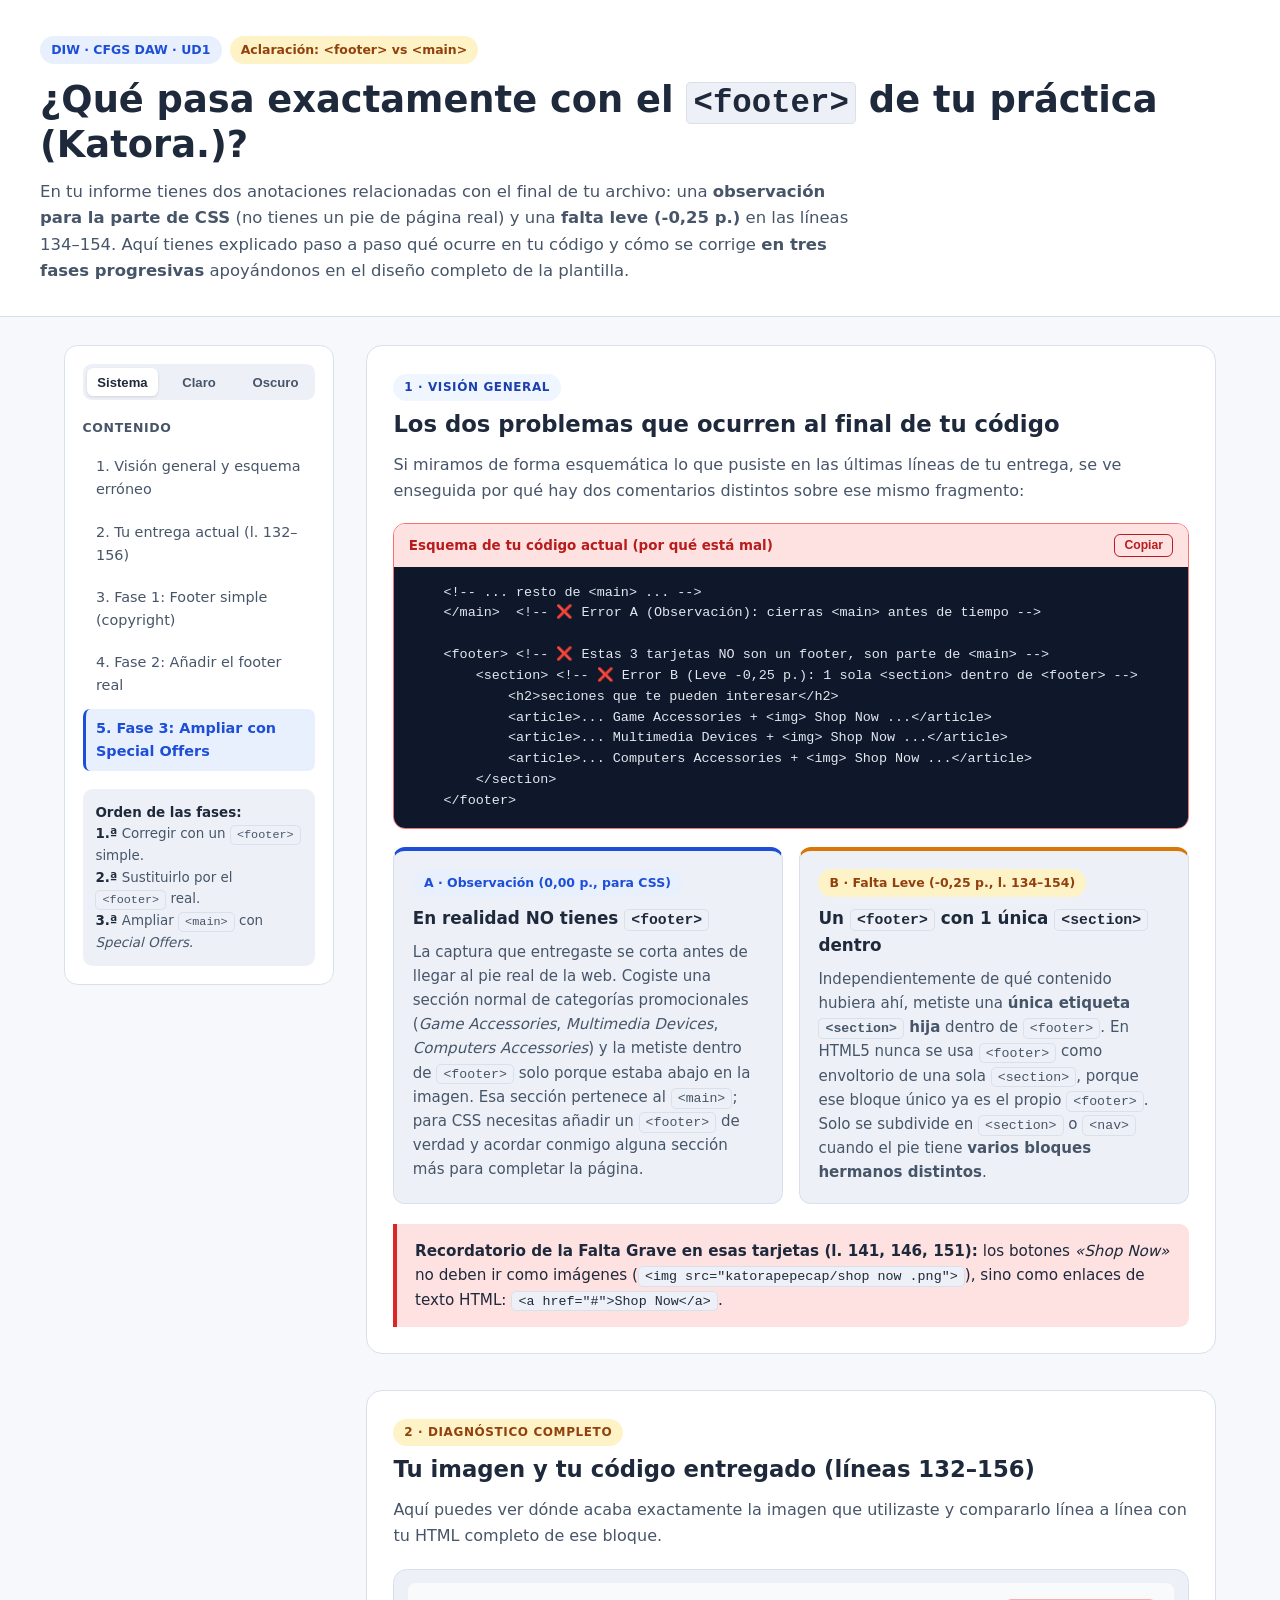
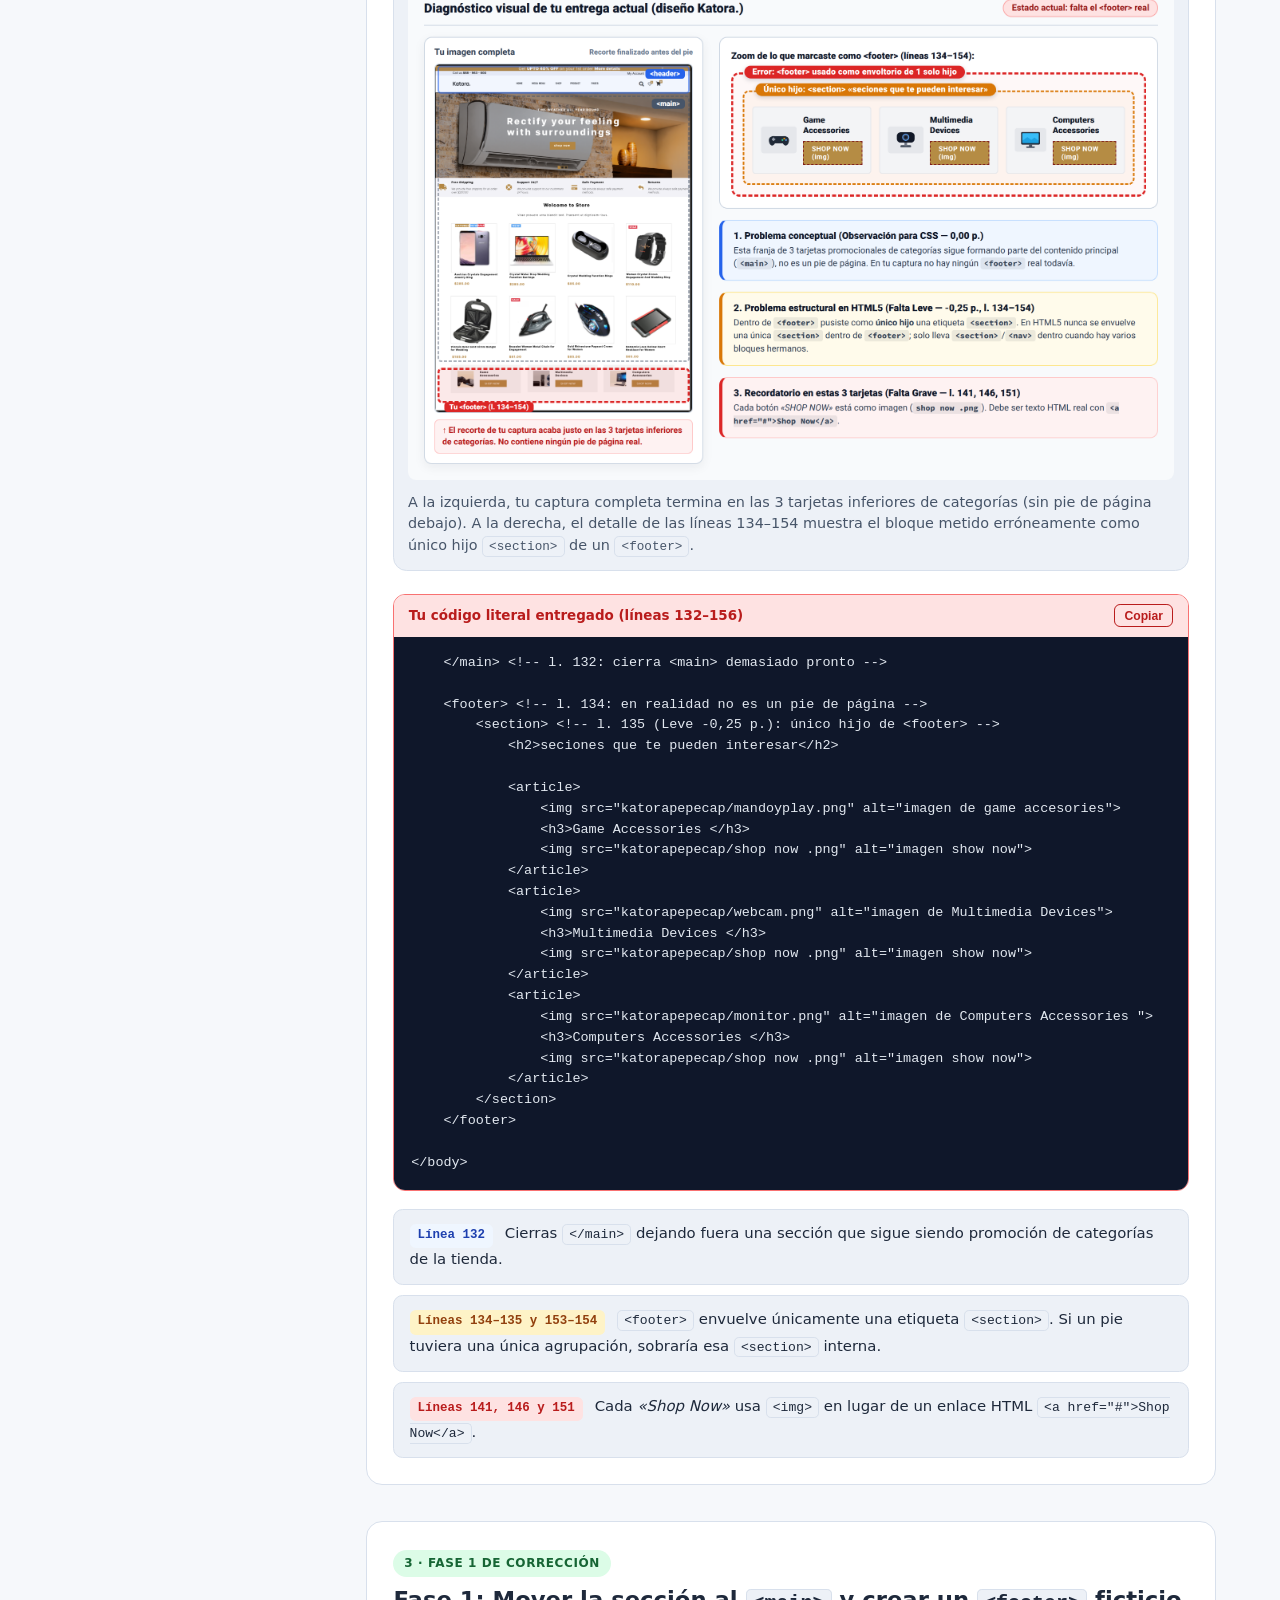
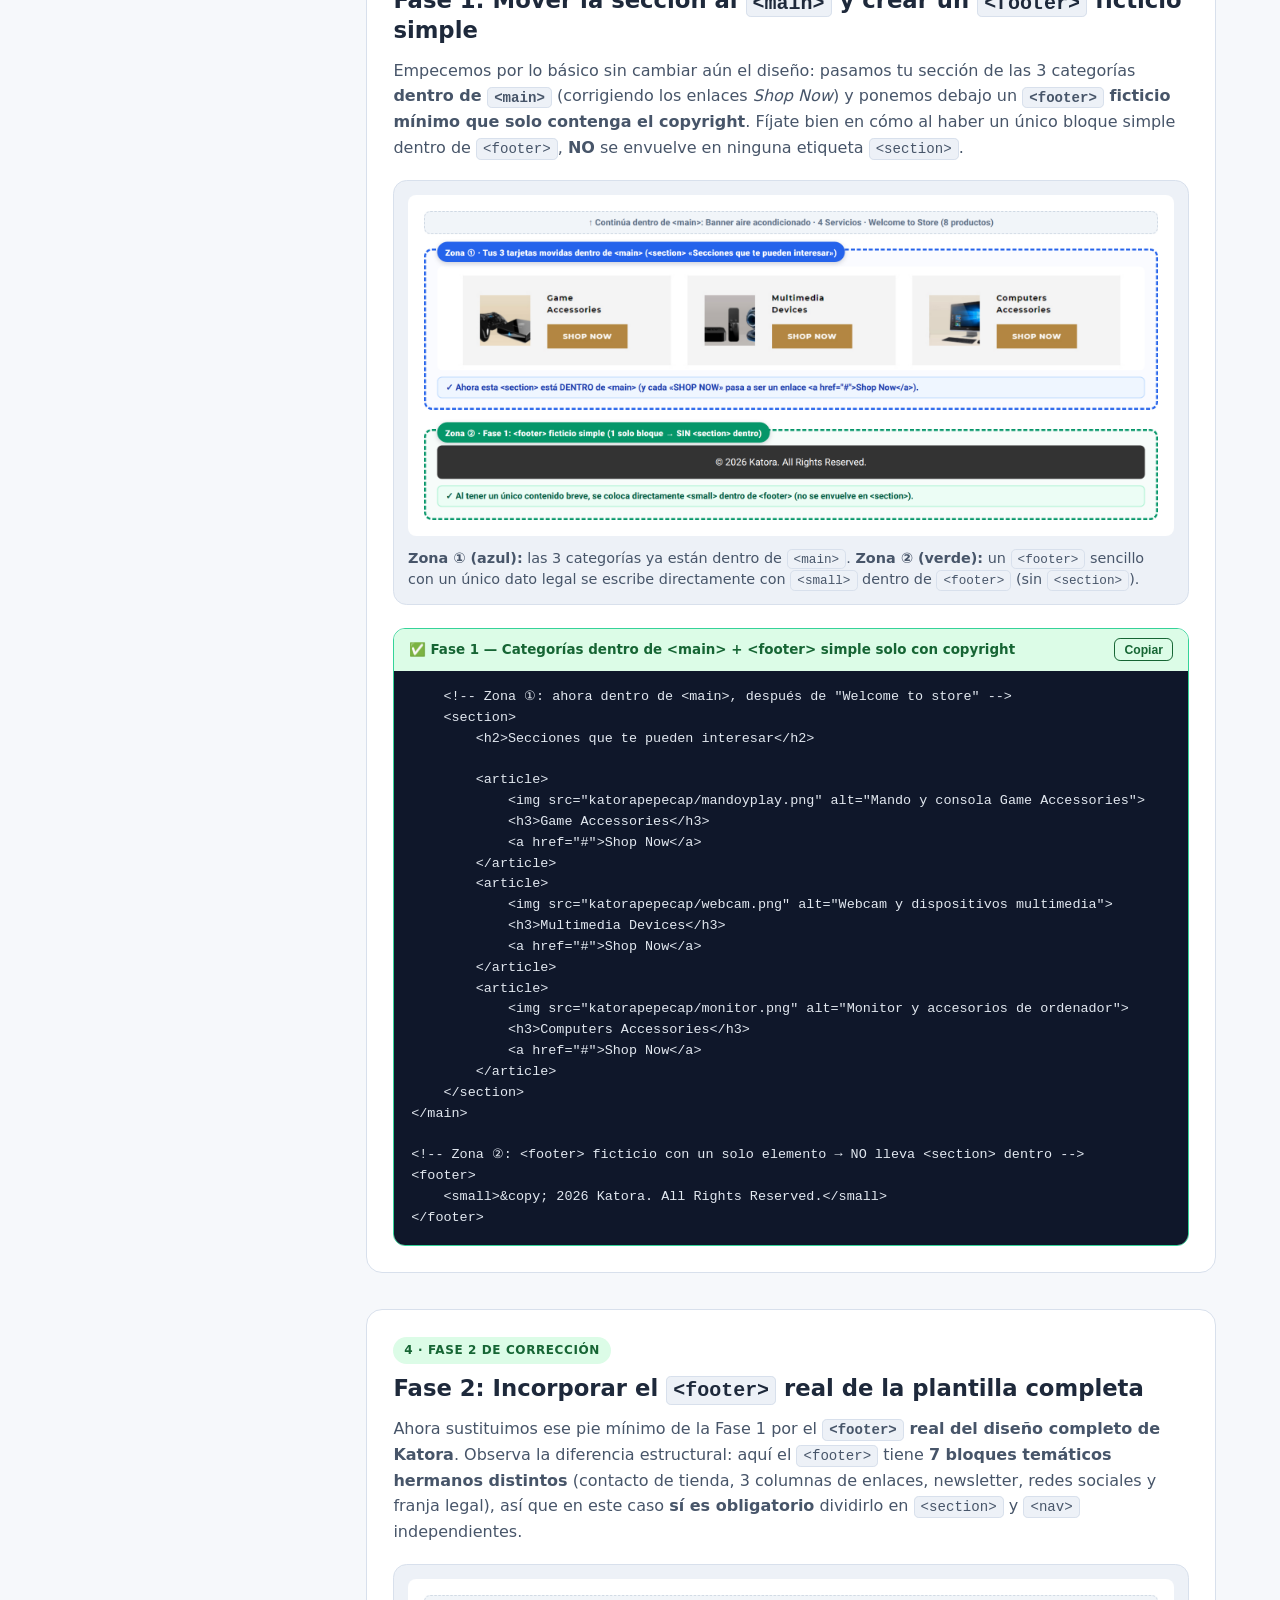
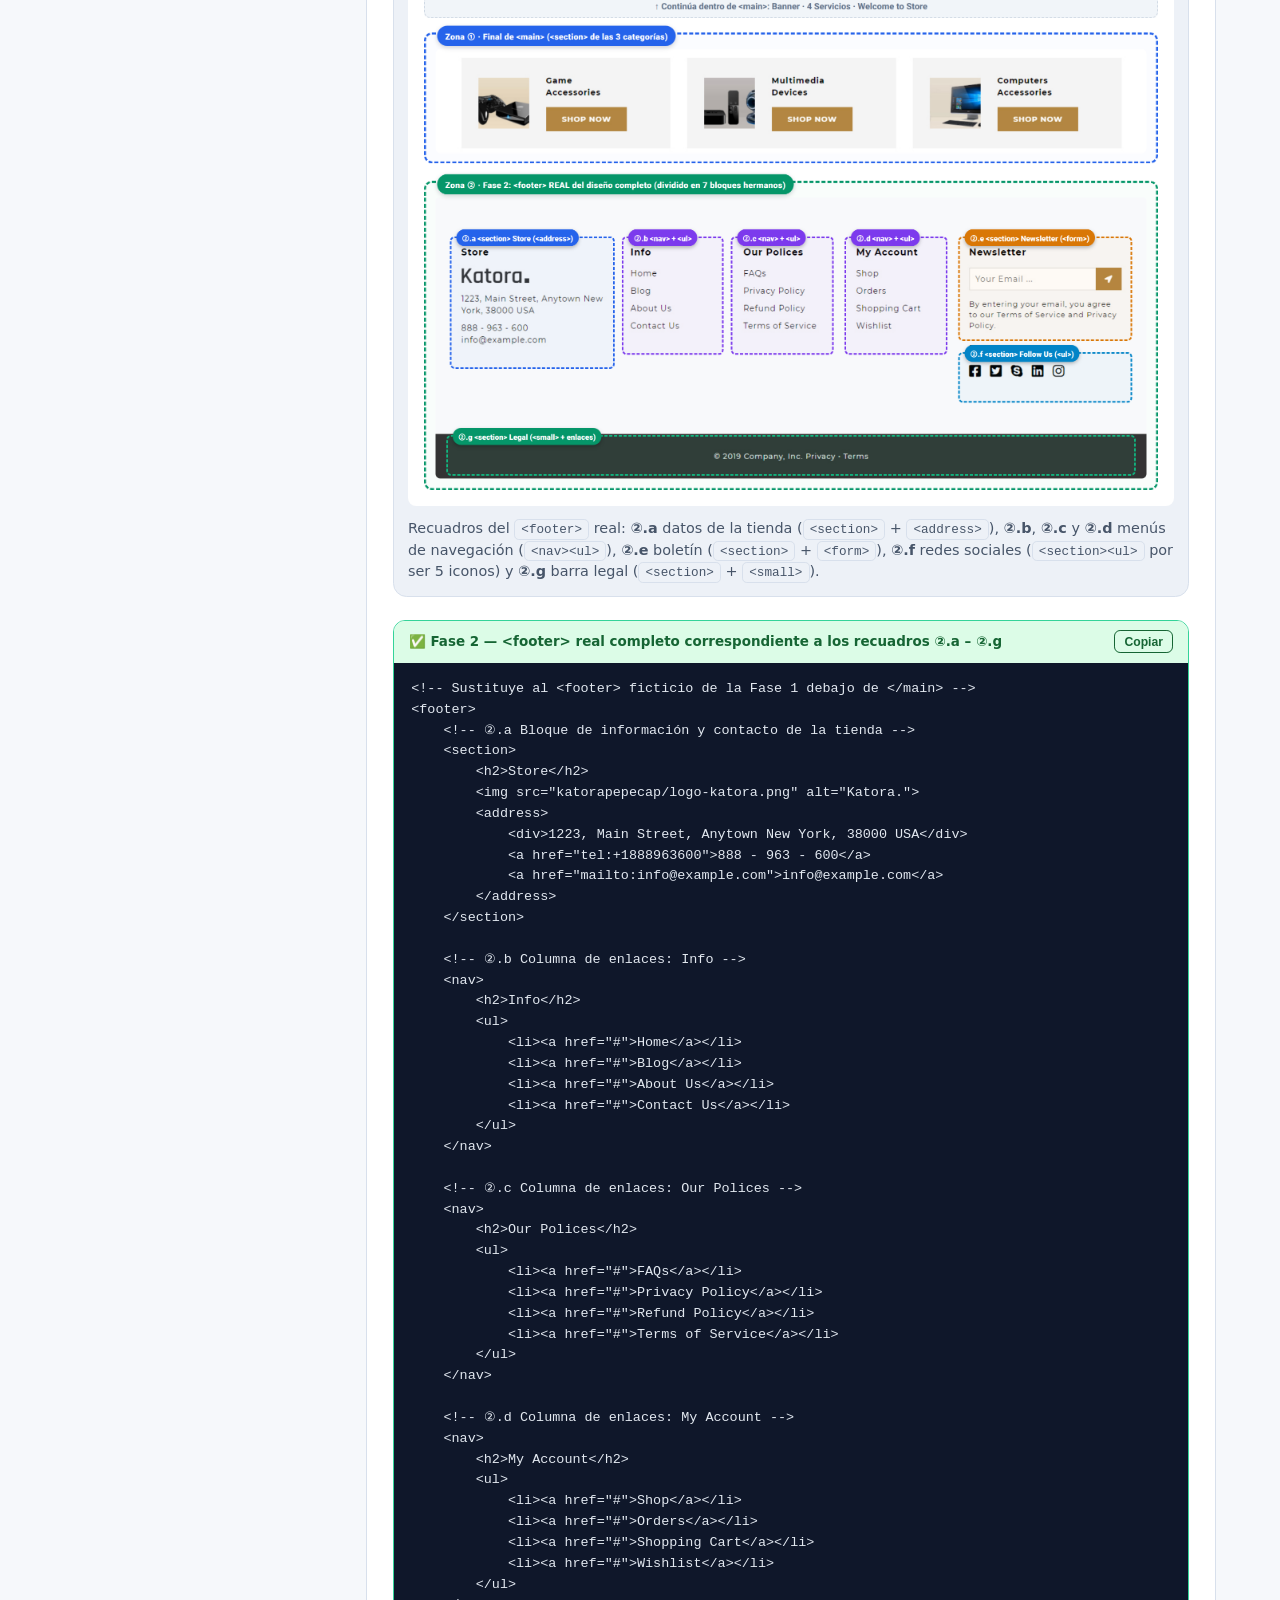
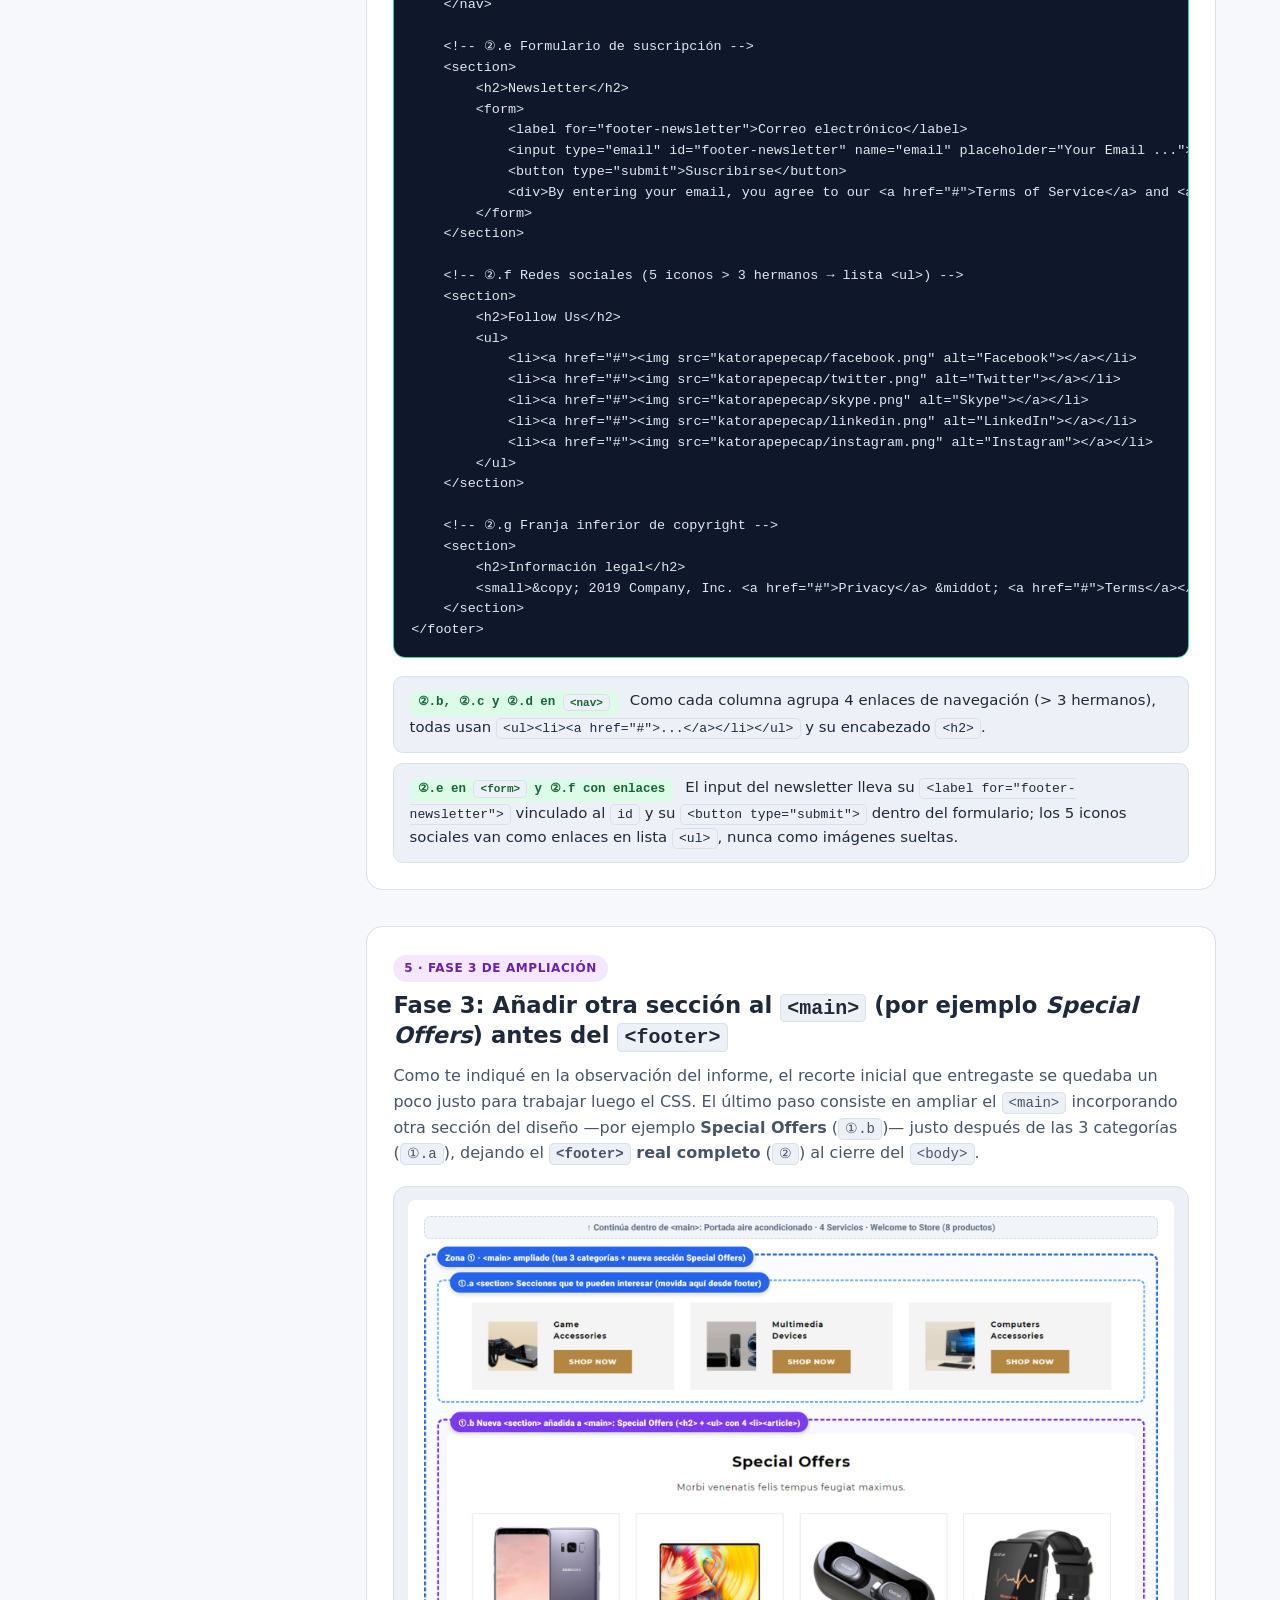
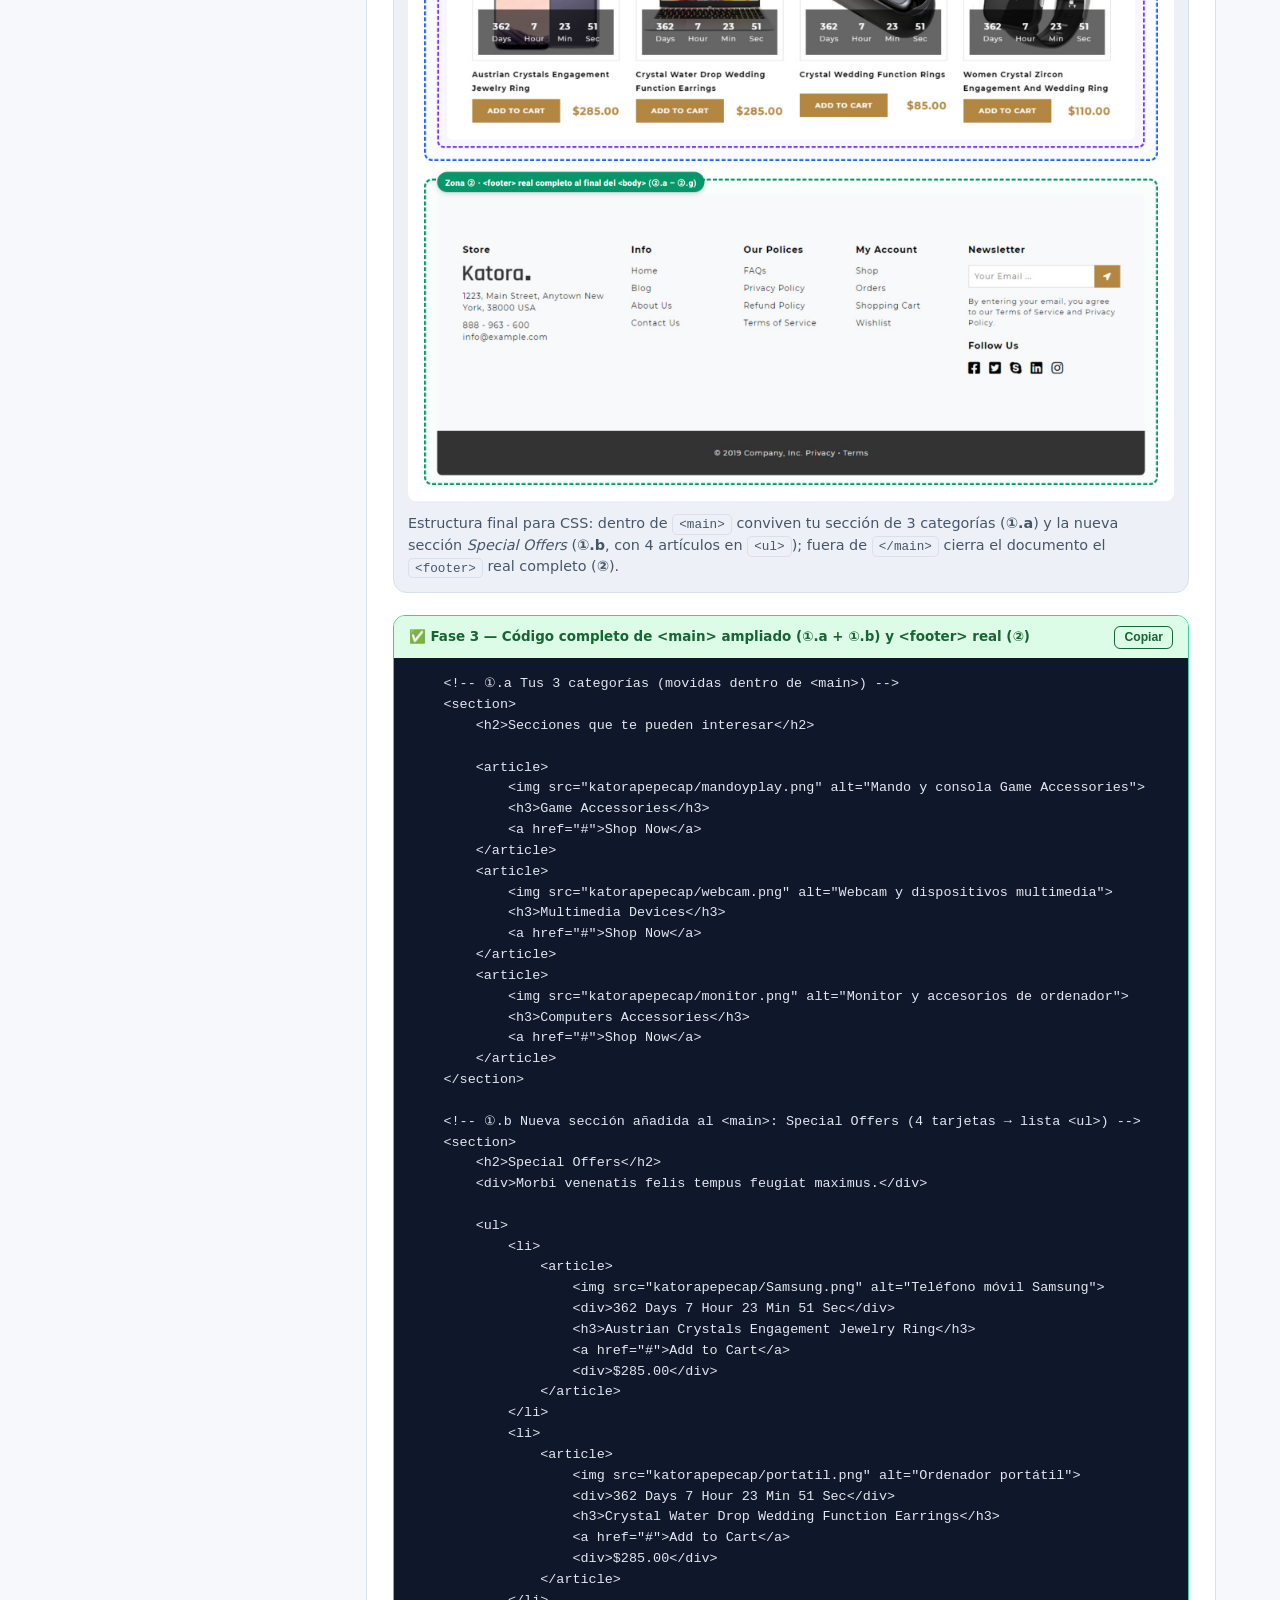
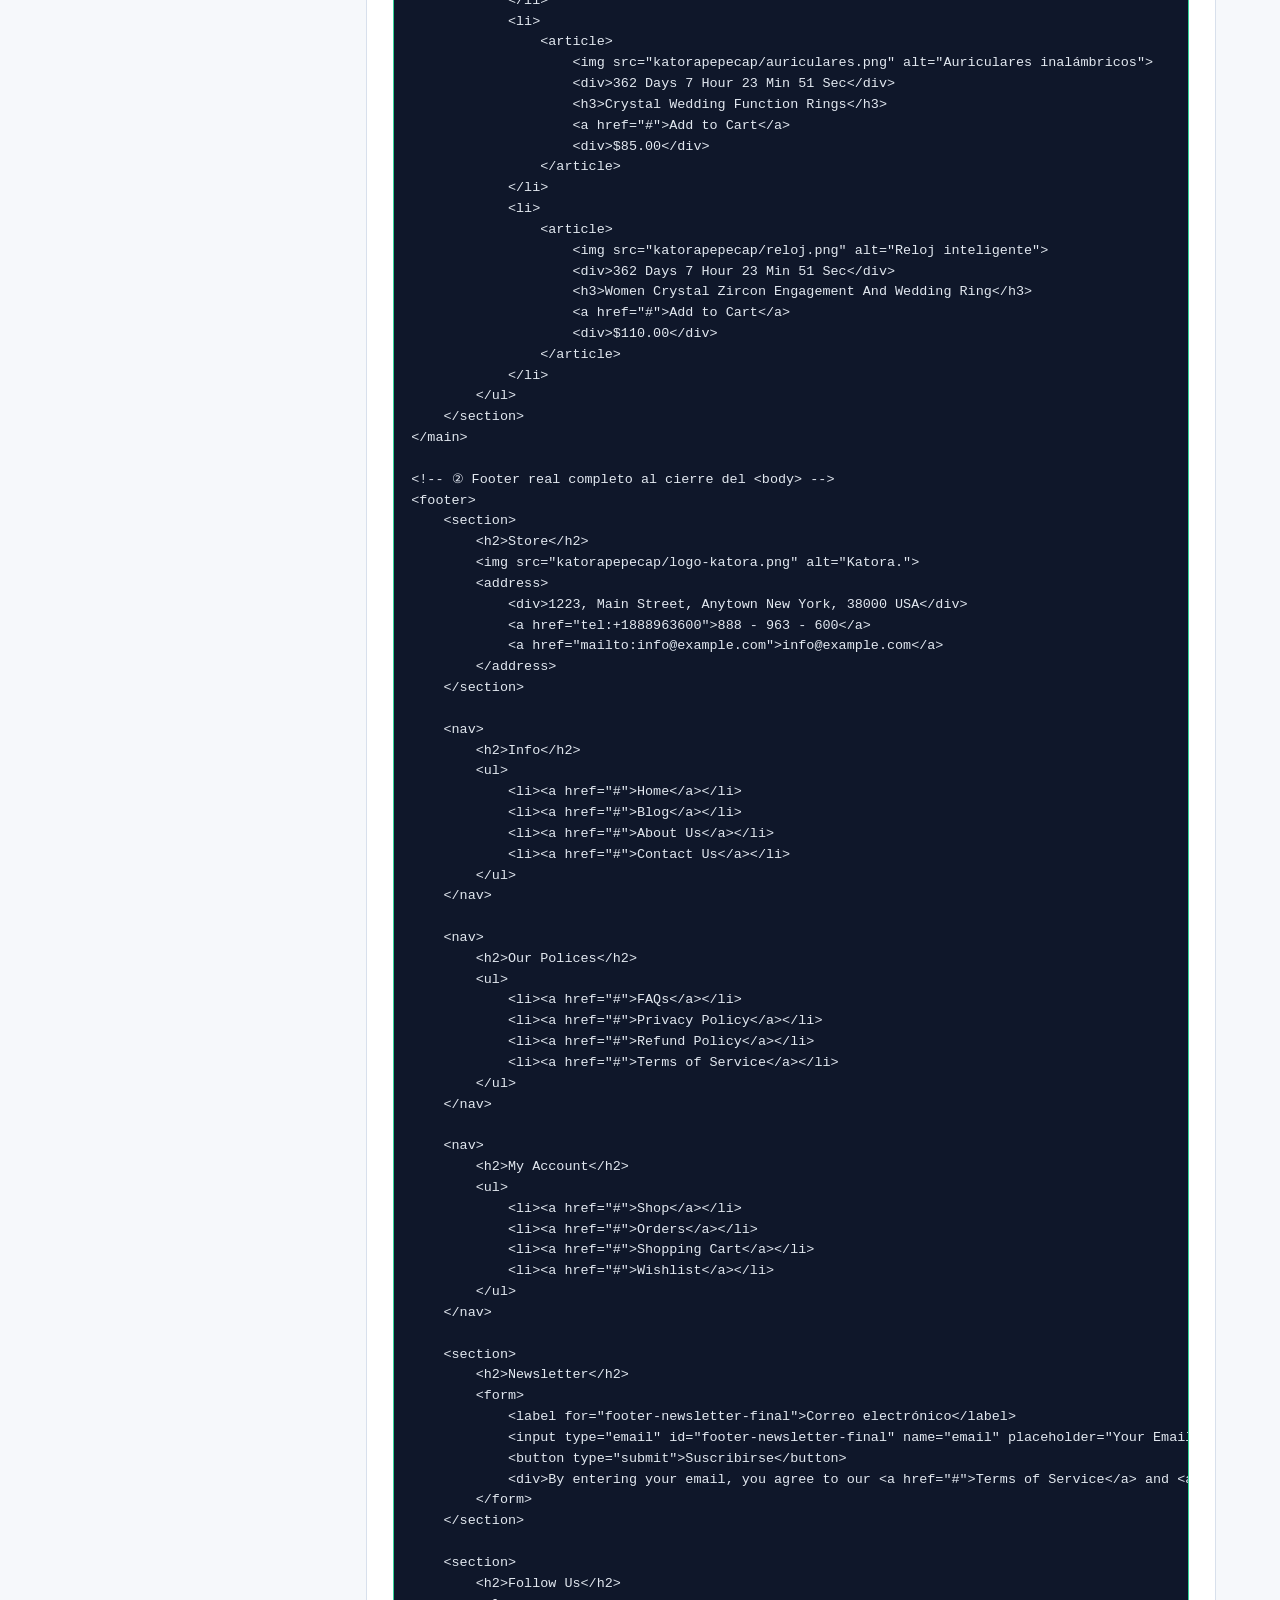
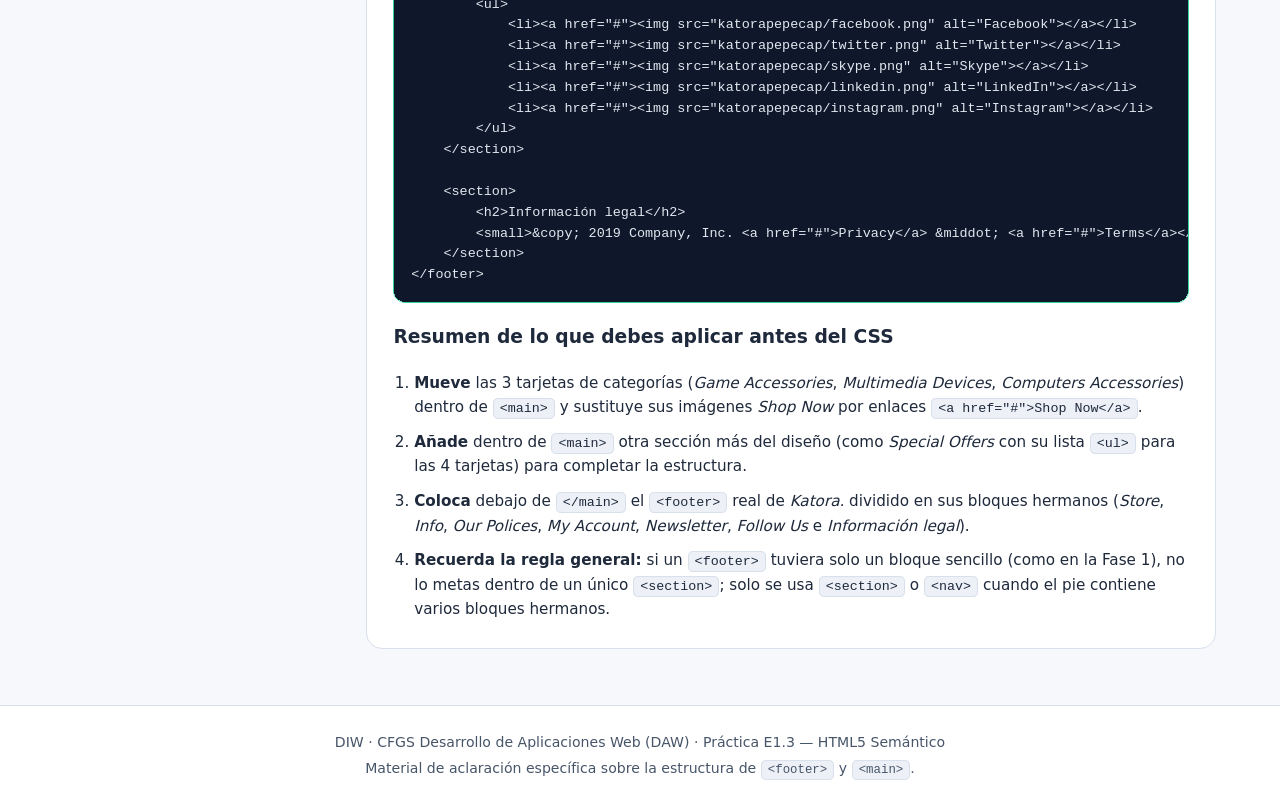
<file: guia-errores-html5/concreciones/footer_345563.html>
<!DOCTYPE html>
<html lang="es">
<head>
  <meta charset="UTF-8">
  <meta name="viewport" content="width=device-width, initial-scale=1.0">
  <meta name="color-scheme" content="light dark">
  <title>Aclaración del Footer (Katora.) — E1.3 HTML5 Semántico</title>
  <link rel="stylesheet" href="static/css/styles.css">
  <script defer src="static/js/main.js"></script>
</head>
<body>
  <a class="skip-link" href="#contenido-principal">Saltar al contenido principal</a>

  <header class="site-header">
    <div class="header-inner">
      <div class="badge-row">
        <span class="badge badge-info">DIW · CFGS DAW · UD1</span>
        <span class="badge badge-leve">Aclaración: &lt;footer&gt; vs &lt;main&gt;</span>
      </div>
      <h1>¿Qué pasa exactamente con el <code>&lt;footer&gt;</code> de tu práctica (Katora.)?</h1>
      <p class="header-lead">
        En tu informe tienes dos anotaciones relacionadas con el final de tu archivo: una <strong>observación para la parte de CSS</strong> (no tienes un pie de página real) y una <strong>falta leve (-0,25 p.)</strong> en las líneas 134–154. Aquí tienes explicado paso a paso qué ocurre en tu código y cómo se corrige <strong>en tres fases progresivas</strong> apoyándonos en el diseño completo de la plantilla.
      </p>
      <div class="header-actions">
        <button type="button" class="btn-secondary" id="mobile-toc-btn" aria-expanded="false" aria-controls="indice-lateral">
          Índice de apartados
        </button>
      </div>
    </div>
  </header>

  <div class="page-layout">
    <aside class="sidebar" id="indice-lateral" aria-label="Navegación y ajustes de la guía">
      <div class="theme-switcher" role="group" aria-label="Selector de tema visual">
        <button type="button" data-theme-choice="system" aria-pressed="true">Sistema</button>
        <button type="button" data-theme-choice="light" aria-pressed="false">Claro</button>
        <button type="button" data-theme-choice="dark" aria-pressed="false">Oscuro</button>
      </div>

      <h2 class="toc-heading">Contenido</h2>
      <nav class="toc-nav" aria-label="Apartados de la aclaración">
        <ul>
          <li><a href="#resumen-diagnostico">1. Visión general y esquema erróneo</a></li>
          <li><a href="#entrega-actual">2. Tu entrega actual (l. 132–156)</a></li>
          <li><a href="#fase-1-simple">3. Fase 1: Footer simple (copyright)</a></li>
          <li><a href="#fase-2-footer-real">4. Fase 2: Añadir el footer real</a></li>
          <li><a href="#fase-3-ampliacion">5. Fase 3: Ampliar con Special Offers</a></li>
        </ul>
      </nav>

      <div class="sidebar-note">
        <strong>Orden de las fases:</strong><br>
        <strong>1.ª</strong> Corregir con un <code>&lt;footer&gt;</code> simple.<br>
        <strong>2.ª</strong> Sustituirlo por el <code>&lt;footer&gt;</code> real.<br>
        <strong>3.ª</strong> Ampliar <code>&lt;main&gt;</code> con <em>Special Offers</em>.
      </div>
    </aside>

    <main class="content-column" id="contenido-principal">
      <!-- PUNTO 1: VISIÓN GENERAL -->
      <section class="guide-section" id="resumen-diagnostico">
        <span class="section-kicker kicker-blue">1 · Visión general</span>
        <h2>Los dos problemas que ocurren al final de tu código</h2>
        <p class="section-intro">
          Si miramos de forma esquemática lo que pusiste en las últimas líneas de tu entrega, se ve enseguida por qué hay dos comentarios distintos sobre ese mismo fragmento:
        </p>

        <div class="code-box code-box-bad">
          <div class="code-box-header">
            <span id="code-sketch-label">Esquema de tu código actual (por qué está mal)</span>
            <button type="button" class="copy-btn">Copiar</button>
          </div>
          <pre role="region" aria-labelledby="code-sketch-label" tabindex="0"><code>    &lt;!-- ... resto de &lt;main&gt; ... --&gt;
    &lt;/main&gt;  &lt;!-- ❌ Error A (Observación): cierras &lt;main&gt; antes de tiempo --&gt;

    &lt;footer&gt; &lt;!-- ❌ Estas 3 tarjetas NO son un footer, son parte de &lt;main&gt; --&gt;
        &lt;section&gt; &lt;!-- ❌ Error B (Leve -0,25 p.): 1 sola &lt;section&gt; dentro de &lt;footer&gt; --&gt;
            &lt;h2&gt;seciones que te pueden interesar&lt;/h2&gt;
            &lt;article&gt;... Game Accessories + &lt;img&gt; Shop Now ...&lt;/article&gt;
            &lt;article&gt;... Multimedia Devices + &lt;img&gt; Shop Now ...&lt;/article&gt;
            &lt;article&gt;... Computers Accessories + &lt;img&gt; Shop Now ...&lt;/article&gt;
        &lt;/section&gt;
    &lt;/footer&gt;</code></pre>
        </div>

        <div class="summary-grid" style="margin-top: 1.15rem;">
          <article class="summary-card card-obs">
            <span class="badge badge-info">A · Observación (0,00 p., para CSS)</span>
            <h3>En realidad NO tienes <code>&lt;footer&gt;</code></h3>
            <p>
              La captura que entregaste se corta antes de llegar al pie real de la web. Cogiste una sección normal de categorías promocionales (<em>Game Accessories</em>, <em>Multimedia Devices</em>, <em>Computers Accessories</em>) y la metiste dentro de <code>&lt;footer&gt;</code> solo porque estaba abajo en la imagen. Esa sección pertenece al <code>&lt;main&gt;</code>; para CSS necesitas añadir un <code>&lt;footer&gt;</code> de verdad y acordar conmigo alguna sección más para completar la página.
            </p>
          </article>

          <article class="summary-card card-leve">
            <span class="badge badge-leve">B · Falta Leve (-0,25 p., l. 134–154)</span>
            <h3>Un <code>&lt;footer&gt;</code> con 1 única <code>&lt;section&gt;</code> dentro</h3>
            <p>
              Independientemente de qué contenido hubiera ahí, metiste una <strong>única etiqueta <code>&lt;section&gt;</code> hija</strong> dentro de <code>&lt;footer&gt;</code>. En HTML5 nunca se usa <code>&lt;footer&gt;</code> como envoltorio de una sola <code>&lt;section&gt;</code>, porque ese bloque único ya es el propio <code>&lt;footer&gt;</code>. Solo se subdivide en <code>&lt;section&gt;</code> o <code>&lt;nav&gt;</code> cuando el pie tiene <strong>varios bloques hermanos distintos</strong>.
            </p>
          </article>
        </div>

        <div class="callout callout-warn">
          <strong>Recordatorio de la Falta Grave en esas tarjetas (l. 141, 146, 151):</strong> los botones <em>«Shop Now»</em> no deben ir como imágenes (<code>&lt;img src="katorapepecap/shop now .png"&gt;</code>), sino como enlaces de texto HTML: <code>&lt;a href="#"&gt;Shop Now&lt;/a&gt;</code>.
        </div>
      </section>

      <!-- PUNTO 2: ENTREGA ACTUAL -->
      <section class="guide-section" id="entrega-actual">
        <span class="section-kicker kicker-amber">2 · Diagnóstico completo</span>
        <h2>Tu imagen y tu código entregado (líneas 132–156)</h2>
        <p class="section-intro">
          Aquí puedes ver dónde acaba exactamente la imagen que utilizaste y compararlo línea a línea con tu HTML completo de ese bloque.
        </p>

        <figure class="design-figure">
          <img
            src="static/img/katora-entrega-actual.png"
            alt="Diagnóstico visual de la entrega actual de Katora mostrando la captura recortada antes del footer real y el zoom de las 3 tarjetas inferiores envueltas en un footer"
            width="1920"
            height="1245"
            fetchpriority="high"
          >
          <figcaption>
            A la izquierda, tu captura completa termina en las 3 tarjetas inferiores de categorías (sin pie de página debajo). A la derecha, el detalle de las líneas 134–154 muestra el bloque metido erróneamente como único hijo <code>&lt;section&gt;</code> de un <code>&lt;footer&gt;</code>.
          </figcaption>
        </figure>

        <div class="code-box code-box-bad">
          <div class="code-box-header">
            <span id="code-original-label">Tu código literal entregado (líneas 132–156)</span>
            <button type="button" class="copy-btn">Copiar</button>
          </div>
          <pre role="region" aria-labelledby="code-original-label" tabindex="0"><code>    &lt;/main&gt; &lt;!-- l. 132: cierra &lt;main&gt; demasiado pronto --&gt;

    &lt;footer&gt; &lt;!-- l. 134: en realidad no es un pie de página --&gt;
        &lt;section&gt; &lt;!-- l. 135 (Leve -0,25 p.): único hijo de &lt;footer&gt; --&gt;
            &lt;h2&gt;seciones que te pueden interesar&lt;/h2&gt;

            &lt;article&gt;
                &lt;img src="katorapepecap/mandoyplay.png" alt="imagen de game accesories"&gt;
                &lt;h3&gt;Game Accessories &lt;/h3&gt;
                &lt;img src="katorapepecap/shop now .png" alt="imagen show now"&gt;
            &lt;/article&gt;
            &lt;article&gt;
                &lt;img src="katorapepecap/webcam.png" alt="imagen de Multimedia Devices"&gt;
                &lt;h3&gt;Multimedia Devices &lt;/h3&gt;
                &lt;img src="katorapepecap/shop now .png" alt="imagen show now"&gt;
            &lt;/article&gt;
            &lt;article&gt;
                &lt;img src="katorapepecap/monitor.png" alt="imagen de Computers Accessories "&gt;
                &lt;h3&gt;Computers Accessories &lt;/h3&gt;
                &lt;img src="katorapepecap/shop now .png" alt="imagen show now"&gt;
            &lt;/article&gt;
        &lt;/section&gt;
    &lt;/footer&gt;

&lt;/body&gt;</code></pre>
        </div>

        <ul class="line-notes">
          <li>
            <span class="line-tag tag-obs">Línea 132</span>
            Cierras <code>&lt;/main&gt;</code> dejando fuera una sección que sigue siendo promoción de categorías de la tienda.
          </li>
          <li>
            <span class="line-tag tag-leve">Líneas 134–135 y 153–154</span>
            <code>&lt;footer&gt;</code> envuelve únicamente una etiqueta <code>&lt;section&gt;</code>. Si un pie tuviera una única agrupación, sobraría esa <code>&lt;section&gt;</code> interna.
          </li>
          <li>
            <span class="line-tag tag-grave">Líneas 141, 146 y 151</span>
            Cada <em>«Shop Now»</em> usa <code>&lt;img&gt;</code> en lugar de un enlace HTML <code>&lt;a href="#"&gt;Shop Now&lt;/a&gt;</code>.
          </li>
        </ul>
      </section>

      <!-- PUNTO 3: FASE 1 -->
      <section class="guide-section" id="fase-1-simple">
        <span class="section-kicker kicker-green">3 · Fase 1 de corrección</span>
        <h2>Fase 1: Mover la sección al <code>&lt;main&gt;</code> y crear un <code>&lt;footer&gt;</code> ficticio simple</h2>
        <p class="section-intro">
          Empecemos por lo básico sin cambiar aún el diseño: pasamos tu sección de las 3 categorías <strong>dentro de <code>&lt;main&gt;</code></strong> (corrigiendo los enlaces <em>Shop Now</em>) y ponemos debajo un <strong><code>&lt;footer&gt;</code> ficticio mínimo que solo contenga el copyright</strong>. Fíjate bien en cómo al haber un único bloque simple dentro de <code>&lt;footer&gt;</code>, <strong>NO</strong> se envuelve en ninguna etiqueta <code>&lt;section&gt;</code>.
        </p>

        <figure class="design-figure">
          <img
            src="static/img/katora-fase-1-footer-simple.png"
            alt="Fase 1: las 3 tarjetas de categorías movidas dentro de main y debajo un footer ficticio simple que contiene únicamente el texto de copyright sin section envolvente"
            width="1920"
            height="854"
            loading="lazy"
          >
          <figcaption>
            <strong>Zona ① (azul):</strong> las 3 categorías ya están dentro de <code>&lt;main&gt;</code>. <strong>Zona ② (verde):</strong> un <code>&lt;footer&gt;</code> sencillo con un único dato legal se escribe directamente con <code>&lt;small&gt;</code> dentro de <code>&lt;footer&gt;</code> (sin <code>&lt;section&gt;</code>).
          </figcaption>
        </figure>

        <div class="code-box code-box-good">
          <div class="code-box-header">
            <span id="code-fase1-label">✅ Fase 1 — Categorías dentro de &lt;main&gt; + &lt;footer&gt; simple solo con copyright</span>
            <button type="button" class="copy-btn">Copiar</button>
          </div>
          <pre role="region" aria-labelledby="code-fase1-label" tabindex="0"><code>    &lt;!-- Zona ①: ahora dentro de &lt;main&gt;, después de "Welcome to store" --&gt;
    &lt;section&gt;
        &lt;h2&gt;Secciones que te pueden interesar&lt;/h2&gt;

        &lt;article&gt;
            &lt;img src="katorapepecap/mandoyplay.png" alt="Mando y consola Game Accessories"&gt;
            &lt;h3&gt;Game Accessories&lt;/h3&gt;
            &lt;a href="#"&gt;Shop Now&lt;/a&gt;
        &lt;/article&gt;
        &lt;article&gt;
            &lt;img src="katorapepecap/webcam.png" alt="Webcam y dispositivos multimedia"&gt;
            &lt;h3&gt;Multimedia Devices&lt;/h3&gt;
            &lt;a href="#"&gt;Shop Now&lt;/a&gt;
        &lt;/article&gt;
        &lt;article&gt;
            &lt;img src="katorapepecap/monitor.png" alt="Monitor y accesorios de ordenador"&gt;
            &lt;h3&gt;Computers Accessories&lt;/h3&gt;
            &lt;a href="#"&gt;Shop Now&lt;/a&gt;
        &lt;/article&gt;
    &lt;/section&gt;
&lt;/main&gt;

&lt;!-- Zona ②: &lt;footer&gt; ficticio con un solo elemento → NO lleva &lt;section&gt; dentro --&gt;
&lt;footer&gt;
    &lt;small&gt;&amp;copy; 2026 Katora. All Rights Reserved.&lt;/small&gt;
&lt;/footer&gt;</code></pre>
        </div>
      </section>

      <!-- PUNTO 4: FASE 2 -->
      <section class="guide-section" id="fase-2-footer-real">
        <span class="section-kicker kicker-green">4 · Fase 2 de corrección</span>
        <h2>Fase 2: Incorporar el <code>&lt;footer&gt;</code> real de la plantilla completa</h2>
        <p class="section-intro">
          Ahora sustituimos ese pie mínimo de la Fase 1 por el <strong><code>&lt;footer&gt;</code> real del diseño completo de Katora</strong>. Observa la diferencia estructural: aquí el <code>&lt;footer&gt;</code> tiene <strong>7 bloques temáticos hermanos distintos</strong> (contacto de tienda, 3 columnas de enlaces, newsletter, redes sociales y franja legal), así que en este caso <strong>sí es obligatorio</strong> dividirlo en <code>&lt;section&gt;</code> y <code>&lt;nav&gt;</code> independientes.
        </p>

        <figure class="design-figure">
          <img
            src="static/img/katora-fase-2-footer-real.png"
            alt="Fase 2: sección de categorías al final de main y debajo el footer real completo del diseño Katora dividido en 7 bloques hermanos marcados de 2.a a 2.g"
            width="1920"
            height="1321"
            loading="lazy"
          >
          <figcaption>
            Recuadros del <code>&lt;footer&gt;</code> real: <strong>②.a</strong> datos de la tienda (<code>&lt;section&gt;</code> + <code>&lt;address&gt;</code>), <strong>②.b</strong>, <strong>②.c</strong> y <strong>②.d</strong> menús de navegación (<code>&lt;nav&gt;&lt;ul&gt;</code>), <strong>②.e</strong> boletín (<code>&lt;section&gt;</code> + <code>&lt;form&gt;</code>), <strong>②.f</strong> redes sociales (<code>&lt;section&gt;&lt;ul&gt;</code> por ser 5 iconos) y <strong>②.g</strong> barra legal (<code>&lt;section&gt;</code> + <code>&lt;small&gt;</code>).
          </figcaption>
        </figure>

        <div class="code-box code-box-good">
          <div class="code-box-header">
            <span id="code-fase2-label">✅ Fase 2 — &lt;footer&gt; real completo correspondiente a los recuadros ②.a – ②.g</span>
            <button type="button" class="copy-btn">Copiar</button>
          </div>
          <pre role="region" aria-labelledby="code-fase2-label" tabindex="0"><code>&lt;!-- Sustituye al &lt;footer&gt; ficticio de la Fase 1 debajo de &lt;/main&gt; --&gt;
&lt;footer&gt;
    &lt;!-- ②.a Bloque de información y contacto de la tienda --&gt;
    &lt;section&gt;
        &lt;h2&gt;Store&lt;/h2&gt;
        &lt;img src="katorapepecap/logo-katora.png" alt="Katora."&gt;
        &lt;address&gt;
            &lt;div&gt;1223, Main Street, Anytown New York, 38000 USA&lt;/div&gt;
            &lt;a href="tel:+1888963600"&gt;888 - 963 - 600&lt;/a&gt;
            &lt;a href="mailto:info@example.com"&gt;info@example.com&lt;/a&gt;
        &lt;/address&gt;
    &lt;/section&gt;

    &lt;!-- ②.b Columna de enlaces: Info --&gt;
    &lt;nav&gt;
        &lt;h2&gt;Info&lt;/h2&gt;
        &lt;ul&gt;
            &lt;li&gt;&lt;a href="#"&gt;Home&lt;/a&gt;&lt;/li&gt;
            &lt;li&gt;&lt;a href="#"&gt;Blog&lt;/a&gt;&lt;/li&gt;
            &lt;li&gt;&lt;a href="#"&gt;About Us&lt;/a&gt;&lt;/li&gt;
            &lt;li&gt;&lt;a href="#"&gt;Contact Us&lt;/a&gt;&lt;/li&gt;
        &lt;/ul&gt;
    &lt;/nav&gt;

    &lt;!-- ②.c Columna de enlaces: Our Polices --&gt;
    &lt;nav&gt;
        &lt;h2&gt;Our Polices&lt;/h2&gt;
        &lt;ul&gt;
            &lt;li&gt;&lt;a href="#"&gt;FAQs&lt;/a&gt;&lt;/li&gt;
            &lt;li&gt;&lt;a href="#"&gt;Privacy Policy&lt;/a&gt;&lt;/li&gt;
            &lt;li&gt;&lt;a href="#"&gt;Refund Policy&lt;/a&gt;&lt;/li&gt;
            &lt;li&gt;&lt;a href="#"&gt;Terms of Service&lt;/a&gt;&lt;/li&gt;
        &lt;/ul&gt;
    &lt;/nav&gt;

    &lt;!-- ②.d Columna de enlaces: My Account --&gt;
    &lt;nav&gt;
        &lt;h2&gt;My Account&lt;/h2&gt;
        &lt;ul&gt;
            &lt;li&gt;&lt;a href="#"&gt;Shop&lt;/a&gt;&lt;/li&gt;
            &lt;li&gt;&lt;a href="#"&gt;Orders&lt;/a&gt;&lt;/li&gt;
            &lt;li&gt;&lt;a href="#"&gt;Shopping Cart&lt;/a&gt;&lt;/li&gt;
            &lt;li&gt;&lt;a href="#"&gt;Wishlist&lt;/a&gt;&lt;/li&gt;
        &lt;/ul&gt;
    &lt;/nav&gt;

    &lt;!-- ②.e Formulario de suscripción --&gt;
    &lt;section&gt;
        &lt;h2&gt;Newsletter&lt;/h2&gt;
        &lt;form&gt;
            &lt;label for="footer-newsletter"&gt;Correo electrónico&lt;/label&gt;
            &lt;input type="email" id="footer-newsletter" name="email" placeholder="Your Email ..."&gt;
            &lt;button type="submit"&gt;Suscribirse&lt;/button&gt;
            &lt;div&gt;By entering your email, you agree to our &lt;a href="#"&gt;Terms of Service&lt;/a&gt; and &lt;a href="#"&gt;Privacy Policy&lt;/a&gt;.&lt;/div&gt;
        &lt;/form&gt;
    &lt;/section&gt;

    &lt;!-- ②.f Redes sociales (5 iconos &gt; 3 hermanos → lista &lt;ul&gt;) --&gt;
    &lt;section&gt;
        &lt;h2&gt;Follow Us&lt;/h2&gt;
        &lt;ul&gt;
            &lt;li&gt;&lt;a href="#"&gt;&lt;img src="katorapepecap/facebook.png" alt="Facebook"&gt;&lt;/a&gt;&lt;/li&gt;
            &lt;li&gt;&lt;a href="#"&gt;&lt;img src="katorapepecap/twitter.png" alt="Twitter"&gt;&lt;/a&gt;&lt;/li&gt;
            &lt;li&gt;&lt;a href="#"&gt;&lt;img src="katorapepecap/skype.png" alt="Skype"&gt;&lt;/a&gt;&lt;/li&gt;
            &lt;li&gt;&lt;a href="#"&gt;&lt;img src="katorapepecap/linkedin.png" alt="LinkedIn"&gt;&lt;/a&gt;&lt;/li&gt;
            &lt;li&gt;&lt;a href="#"&gt;&lt;img src="katorapepecap/instagram.png" alt="Instagram"&gt;&lt;/a&gt;&lt;/li&gt;
        &lt;/ul&gt;
    &lt;/section&gt;

    &lt;!-- ②.g Franja inferior de copyright --&gt;
    &lt;section&gt;
        &lt;h2&gt;Información legal&lt;/h2&gt;
        &lt;small&gt;&amp;copy; 2019 Company, Inc. &lt;a href="#"&gt;Privacy&lt;/a&gt; &amp;middot; &lt;a href="#"&gt;Terms&lt;/a&gt;&lt;/small&gt;
    &lt;/section&gt;
&lt;/footer&gt;</code></pre>
        </div>

        <ul class="line-notes">
          <li>
            <span class="line-tag tag-good">②.b, ②.c y ②.d en <code>&lt;nav&gt;</code></span>
            Como cada columna agrupa 4 enlaces de navegación (&gt; 3 hermanos), todas usan <code>&lt;ul&gt;&lt;li&gt;&lt;a href="#"&gt;...&lt;/a&gt;&lt;/li&gt;&lt;/ul&gt;</code> y su encabezado <code>&lt;h2&gt;</code>.
          </li>
          <li>
            <span class="line-tag tag-good">②.e en <code>&lt;form&gt;</code> y ②.f con enlaces</span>
            El input del newsletter lleva su <code>&lt;label for="footer-newsletter"&gt;</code> vinculado al <code>id</code> y su <code>&lt;button type="submit"&gt;</code> dentro del formulario; los 5 iconos sociales van como enlaces en lista <code>&lt;ul&gt;</code>, nunca como imágenes sueltas.
          </li>
        </ul>
      </section>

      <!-- PUNTO 5: FASE 3 -->
      <section class="guide-section" id="fase-3-ampliacion">
        <span class="section-kicker kicker-purple">5 · Fase 3 de ampliación</span>
        <h2>Fase 3: Añadir otra sección al <code>&lt;main&gt;</code> (por ejemplo <em>Special Offers</em>) antes del <code>&lt;footer&gt;</code></h2>
        <p class="section-intro">
          Como te indiqué en la observación del informe, el recorte inicial que entregaste se quedaba un poco justo para trabajar luego el CSS. El último paso consiste en ampliar el <code>&lt;main&gt;</code> incorporando otra sección del diseño —por ejemplo <strong>Special Offers</strong> (<code>①.b</code>)— justo después de las 3 categorías (<code>①.a</code>), dejando el <strong><code>&lt;footer&gt;</code> real completo</strong> (<code>②</code>) al cierre del <code>&lt;body&gt;</code>.
        </p>

        <figure class="design-figure">
          <img
            src="static/img/katora-fase-3-special-offers.png"
            alt="Fase 3: ampliación de main con las 3 categorías 1.a y la nueva sección Special Offers 1.b con 4 tarjetas de producto, seguida del footer real completo 2"
            width="1920"
            height="2258"
            loading="lazy"
          >
          <figcaption>
            Estructura final para CSS: dentro de <code>&lt;main&gt;</code> conviven tu sección de 3 categorías (<strong>①.a</strong>) y la nueva sección <em>Special Offers</em> (<strong>①.b</strong>, con 4 artículos en <code>&lt;ul&gt;</code>); fuera de <code>&lt;/main&gt;</code> cierra el documento el <code>&lt;footer&gt;</code> real completo (<strong>②</strong>).
          </figcaption>
        </figure>

        <div class="code-box code-box-good">
          <div class="code-box-header">
            <span id="code-fase3-label">✅ Fase 3 — Código completo de &lt;main&gt; ampliado (①.a + ①.b) y &lt;footer&gt; real (②)</span>
            <button type="button" class="copy-btn">Copiar</button>
          </div>
          <pre role="region" aria-labelledby="code-fase3-label" tabindex="0"><code>    &lt;!-- ①.a Tus 3 categorías (movidas dentro de &lt;main&gt;) --&gt;
    &lt;section&gt;
        &lt;h2&gt;Secciones que te pueden interesar&lt;/h2&gt;

        &lt;article&gt;
            &lt;img src="katorapepecap/mandoyplay.png" alt="Mando y consola Game Accessories"&gt;
            &lt;h3&gt;Game Accessories&lt;/h3&gt;
            &lt;a href="#"&gt;Shop Now&lt;/a&gt;
        &lt;/article&gt;
        &lt;article&gt;
            &lt;img src="katorapepecap/webcam.png" alt="Webcam y dispositivos multimedia"&gt;
            &lt;h3&gt;Multimedia Devices&lt;/h3&gt;
            &lt;a href="#"&gt;Shop Now&lt;/a&gt;
        &lt;/article&gt;
        &lt;article&gt;
            &lt;img src="katorapepecap/monitor.png" alt="Monitor y accesorios de ordenador"&gt;
            &lt;h3&gt;Computers Accessories&lt;/h3&gt;
            &lt;a href="#"&gt;Shop Now&lt;/a&gt;
        &lt;/article&gt;
    &lt;/section&gt;

    &lt;!-- ①.b Nueva sección añadida al &lt;main&gt;: Special Offers (4 tarjetas → lista &lt;ul&gt;) --&gt;
    &lt;section&gt;
        &lt;h2&gt;Special Offers&lt;/h2&gt;
        &lt;div&gt;Morbi venenatis felis tempus feugiat maximus.&lt;/div&gt;

        &lt;ul&gt;
            &lt;li&gt;
                &lt;article&gt;
                    &lt;img src="katorapepecap/Samsung.png" alt="Teléfono móvil Samsung"&gt;
                    &lt;div&gt;362 Days 7 Hour 23 Min 51 Sec&lt;/div&gt;
                    &lt;h3&gt;Austrian Crystals Engagement Jewelry Ring&lt;/h3&gt;
                    &lt;a href="#"&gt;Add to Cart&lt;/a&gt;
                    &lt;div&gt;$285.00&lt;/div&gt;
                &lt;/article&gt;
            &lt;/li&gt;
            &lt;li&gt;
                &lt;article&gt;
                    &lt;img src="katorapepecap/portatil.png" alt="Ordenador portátil"&gt;
                    &lt;div&gt;362 Days 7 Hour 23 Min 51 Sec&lt;/div&gt;
                    &lt;h3&gt;Crystal Water Drop Wedding Function Earrings&lt;/h3&gt;
                    &lt;a href="#"&gt;Add to Cart&lt;/a&gt;
                    &lt;div&gt;$285.00&lt;/div&gt;
                &lt;/article&gt;
            &lt;/li&gt;
            &lt;li&gt;
                &lt;article&gt;
                    &lt;img src="katorapepecap/auriculares.png" alt="Auriculares inalámbricos"&gt;
                    &lt;div&gt;362 Days 7 Hour 23 Min 51 Sec&lt;/div&gt;
                    &lt;h3&gt;Crystal Wedding Function Rings&lt;/h3&gt;
                    &lt;a href="#"&gt;Add to Cart&lt;/a&gt;
                    &lt;div&gt;$85.00&lt;/div&gt;
                &lt;/article&gt;
            &lt;/li&gt;
            &lt;li&gt;
                &lt;article&gt;
                    &lt;img src="katorapepecap/reloj.png" alt="Reloj inteligente"&gt;
                    &lt;div&gt;362 Days 7 Hour 23 Min 51 Sec&lt;/div&gt;
                    &lt;h3&gt;Women Crystal Zircon Engagement And Wedding Ring&lt;/h3&gt;
                    &lt;a href="#"&gt;Add to Cart&lt;/a&gt;
                    &lt;div&gt;$110.00&lt;/div&gt;
                &lt;/article&gt;
            &lt;/li&gt;
        &lt;/ul&gt;
    &lt;/section&gt;
&lt;/main&gt;

&lt;!-- ② Footer real completo al cierre del &lt;body&gt; --&gt;
&lt;footer&gt;
    &lt;section&gt;
        &lt;h2&gt;Store&lt;/h2&gt;
        &lt;img src="katorapepecap/logo-katora.png" alt="Katora."&gt;
        &lt;address&gt;
            &lt;div&gt;1223, Main Street, Anytown New York, 38000 USA&lt;/div&gt;
            &lt;a href="tel:+1888963600"&gt;888 - 963 - 600&lt;/a&gt;
            &lt;a href="mailto:info@example.com"&gt;info@example.com&lt;/a&gt;
        &lt;/address&gt;
    &lt;/section&gt;

    &lt;nav&gt;
        &lt;h2&gt;Info&lt;/h2&gt;
        &lt;ul&gt;
            &lt;li&gt;&lt;a href="#"&gt;Home&lt;/a&gt;&lt;/li&gt;
            &lt;li&gt;&lt;a href="#"&gt;Blog&lt;/a&gt;&lt;/li&gt;
            &lt;li&gt;&lt;a href="#"&gt;About Us&lt;/a&gt;&lt;/li&gt;
            &lt;li&gt;&lt;a href="#"&gt;Contact Us&lt;/a&gt;&lt;/li&gt;
        &lt;/ul&gt;
    &lt;/nav&gt;

    &lt;nav&gt;
        &lt;h2&gt;Our Polices&lt;/h2&gt;
        &lt;ul&gt;
            &lt;li&gt;&lt;a href="#"&gt;FAQs&lt;/a&gt;&lt;/li&gt;
            &lt;li&gt;&lt;a href="#"&gt;Privacy Policy&lt;/a&gt;&lt;/li&gt;
            &lt;li&gt;&lt;a href="#"&gt;Refund Policy&lt;/a&gt;&lt;/li&gt;
            &lt;li&gt;&lt;a href="#"&gt;Terms of Service&lt;/a&gt;&lt;/li&gt;
        &lt;/ul&gt;
    &lt;/nav&gt;

    &lt;nav&gt;
        &lt;h2&gt;My Account&lt;/h2&gt;
        &lt;ul&gt;
            &lt;li&gt;&lt;a href="#"&gt;Shop&lt;/a&gt;&lt;/li&gt;
            &lt;li&gt;&lt;a href="#"&gt;Orders&lt;/a&gt;&lt;/li&gt;
            &lt;li&gt;&lt;a href="#"&gt;Shopping Cart&lt;/a&gt;&lt;/li&gt;
            &lt;li&gt;&lt;a href="#"&gt;Wishlist&lt;/a&gt;&lt;/li&gt;
        &lt;/ul&gt;
    &lt;/nav&gt;

    &lt;section&gt;
        &lt;h2&gt;Newsletter&lt;/h2&gt;
        &lt;form&gt;
            &lt;label for="footer-newsletter-final"&gt;Correo electrónico&lt;/label&gt;
            &lt;input type="email" id="footer-newsletter-final" name="email" placeholder="Your Email ..."&gt;
            &lt;button type="submit"&gt;Suscribirse&lt;/button&gt;
            &lt;div&gt;By entering your email, you agree to our &lt;a href="#"&gt;Terms of Service&lt;/a&gt; and &lt;a href="#"&gt;Privacy Policy&lt;/a&gt;.&lt;/div&gt;
        &lt;/form&gt;
    &lt;/section&gt;

    &lt;section&gt;
        &lt;h2&gt;Follow Us&lt;/h2&gt;
        &lt;ul&gt;
            &lt;li&gt;&lt;a href="#"&gt;&lt;img src="katorapepecap/facebook.png" alt="Facebook"&gt;&lt;/a&gt;&lt;/li&gt;
            &lt;li&gt;&lt;a href="#"&gt;&lt;img src="katorapepecap/twitter.png" alt="Twitter"&gt;&lt;/a&gt;&lt;/li&gt;
            &lt;li&gt;&lt;a href="#"&gt;&lt;img src="katorapepecap/skype.png" alt="Skype"&gt;&lt;/a&gt;&lt;/li&gt;
            &lt;li&gt;&lt;a href="#"&gt;&lt;img src="katorapepecap/linkedin.png" alt="LinkedIn"&gt;&lt;/a&gt;&lt;/li&gt;
            &lt;li&gt;&lt;a href="#"&gt;&lt;img src="katorapepecap/instagram.png" alt="Instagram"&gt;&lt;/a&gt;&lt;/li&gt;
        &lt;/ul&gt;
    &lt;/section&gt;

    &lt;section&gt;
        &lt;h2&gt;Información legal&lt;/h2&gt;
        &lt;small&gt;&amp;copy; 2019 Company, Inc. &lt;a href="#"&gt;Privacy&lt;/a&gt; &amp;middot; &lt;a href="#"&gt;Terms&lt;/a&gt;&lt;/small&gt;
    &lt;/section&gt;
&lt;/footer&gt;</code></pre>
        </div>

        <h3>Resumen de lo que debes aplicar antes del CSS</h3>
        <ol class="checklist">
          <li><strong>Mueve</strong> las 3 tarjetas de categorías (<em>Game Accessories</em>, <em>Multimedia Devices</em>, <em>Computers Accessories</em>) dentro de <code>&lt;main&gt;</code> y sustituye sus imágenes <em>Shop Now</em> por enlaces <code>&lt;a href="#"&gt;Shop Now&lt;/a&gt;</code>.</li>
          <li><strong>Añade</strong> dentro de <code>&lt;main&gt;</code> otra sección más del diseño (como <em>Special Offers</em> con su lista <code>&lt;ul&gt;</code> para las 4 tarjetas) para completar la estructura.</li>
          <li><strong>Coloca</strong> debajo de <code>&lt;/main&gt;</code> el <code>&lt;footer&gt;</code> real de <em>Katora.</em> dividido en sus bloques hermanos (<em>Store</em>, <em>Info</em>, <em>Our Polices</em>, <em>My Account</em>, <em>Newsletter</em>, <em>Follow Us</em> e <em>Información legal</em>).</li>
          <li><strong>Recuerda la regla general:</strong> si un <code>&lt;footer&gt;</code> tuviera solo un bloque sencillo (como en la Fase 1), no lo metas dentro de un único <code>&lt;section&gt;</code>; solo se usa <code>&lt;section&gt;</code> o <code>&lt;nav&gt;</code> cuando el pie contiene varios bloques hermanos.</li>
        </ol>
      </section>
    </main>
  </div>

  <footer class="site-footer">
    <p>DIW · CFGS Desarrollo de Aplicaciones Web (DAW) · Práctica E1.3 — HTML5 Semántico</p>
    <p>Material de aclaración específica sobre la estructura de <code>&lt;footer&gt;</code> y <code>&lt;main&gt;</code>.</p>
  </footer>
</body>
</html>
</file>
<file: guia-errores-html5/static/css/styles.css>
:root {
  --bg-page-light: #f6f8fb;
  --bg-page-dark: #0f141c;
  --bg-surface-light: #ffffff;
  --bg-surface-dark: #161d28;
  --bg-subtle-light: #edf1f7;
  --bg-subtle-dark: #1e2736;

  --text-main-light: #1e293b;
  --text-main-dark: #e2e8f0;
  --text-muted-light: #475569;
  --text-muted-dark: #94a3b8;

  --border-light: #d8e0ec;
  --border-dark: #2c384b;

  --accent-light: #1a56db;
  --accent-dark: #60a5fa;
  --accent-soft-light: #e8f0fe;
  --accent-soft-dark: #1d3252;

  --muy-grave-bg-light: #f3e8ff;
  --muy-grave-bg-dark: #2e1848;
  --muy-grave-fg-light: #6b21a8;
  --muy-grave-fg-dark: #d8b4fe;

  --grave-bg-light: #fee2e2;
  --grave-bg-dark: #3b171b;
  --grave-fg-light: #b91c1c;
  --grave-fg-dark: #fca5a5;

  --leve-bg-light: #fef3c7;
  --leve-bg-dark: #3b2a10;
  --leve-fg-light: #92400e;
  --leve-fg-dark: #fcd34d;

  --good-bg-light: #dcfce7;
  --good-bg-dark: #133122;
  --good-fg-light: #166534;
  --good-fg-dark: #86efac;

  --obs-bg-light: #e0f2fe;
  --obs-bg-dark: #132c3d;
  --obs-fg-light: #0369a1;
  --obs-fg-dark: #7dd3fc;

  /* Default light tokens (fallback when light-dark() is unsupported) */
  --bg-page: var(--bg-page-light);
  --bg-surface: var(--bg-surface-light);
  --bg-subtle: var(--bg-subtle-light);
  --text-main: var(--text-main-light);
  --text-muted: var(--text-muted-light);
  --border-color: var(--border-light);
  --accent: var(--accent-light);
  --accent-soft: var(--accent-soft-light);
  --muy-grave-bg: var(--muy-grave-bg-light);
  --muy-grave-fg: var(--muy-grave-fg-light);
  --grave-bg: var(--grave-bg-light);
  --grave-fg: var(--grave-fg-light);
  --leve-bg: var(--leve-bg-light);
  --leve-fg: var(--leve-fg-light);
  --good-bg: var(--good-bg-light);
  --good-fg: var(--good-fg-light);
  --obs-bg: var(--obs-bg-light);
  --obs-fg: var(--obs-fg-light);

  --scrollbar-thumb: #94a3b8;
  --scrollbar-track: #e2e8f0;

  @media (prefers-color-scheme: dark) {
    --bg-page: var(--bg-page-dark);
    --bg-surface: var(--bg-surface-dark);
    --bg-subtle: var(--bg-subtle-dark);
    --text-main: var(--text-main-dark);
    --text-muted: var(--text-muted-dark);
    --border-color: var(--border-dark);
    --accent: var(--accent-dark);
    --accent-soft: var(--accent-soft-dark);
    --muy-grave-bg: var(--muy-grave-bg-dark);
    --muy-grave-fg: var(--muy-grave-fg-dark);
    --grave-bg: var(--grave-bg-dark);
    --grave-fg: var(--grave-fg-dark);
    --leve-bg: var(--leve-bg-dark);
    --leve-fg: var(--leve-fg-dark);
    --good-bg: var(--good-bg-dark);
    --good-fg: var(--good-fg-dark);
    --obs-bg: var(--obs-bg-dark);
    --obs-fg: var(--obs-fg-dark);
    --scrollbar-thumb: #64748b;
    --scrollbar-track: #1e293b;
  }

  @supports (color: light-dark(white, black)) {
    --bg-page: light-dark(var(--bg-page-light), var(--bg-page-dark));
    --bg-surface: light-dark(var(--bg-surface-light), var(--bg-surface-dark));
    --bg-subtle: light-dark(var(--bg-subtle-light), var(--bg-subtle-dark));
    --text-main: light-dark(var(--text-main-light), var(--text-main-dark));
    --text-muted: light-dark(var(--text-muted-light), var(--text-muted-dark));
    --border-color: light-dark(var(--border-light), var(--border-dark));
    --accent: light-dark(var(--accent-light), var(--accent-dark));
    --accent-soft: light-dark(var(--accent-soft-light), var(--accent-soft-dark));
    --muy-grave-bg: light-dark(var(--muy-grave-bg-light), var(--muy-grave-bg-dark));
    --muy-grave-fg: light-dark(var(--muy-grave-fg-light), var(--muy-grave-fg-dark));
    --grave-bg: light-dark(var(--grave-bg-light), var(--grave-bg-dark));
    --grave-fg: light-dark(var(--grave-fg-light), var(--grave-fg-dark));
    --leve-bg: light-dark(var(--leve-bg-light), var(--leve-bg-dark));
    --leve-fg: light-dark(var(--leve-fg-light), var(--leve-fg-dark));
    --good-bg: light-dark(var(--good-bg-light), var(--good-bg-dark));
    --good-fg: light-dark(var(--good-fg-light), var(--good-fg-dark));
    --obs-bg: light-dark(var(--obs-bg-light), var(--obs-bg-dark));
    --obs-fg: light-dark(var(--obs-fg-light), var(--obs-fg-dark));
    --scrollbar-thumb: light-dark(#94a3b8, #64748b);
    --scrollbar-track: light-dark(#e2e8f0, #1e293b);
  }

  color-scheme: light dark;
  accent-color: var(--accent);
  scrollbar-color: var(--scrollbar-thumb) var(--scrollbar-track);
  scrollbar-width: thin;
}

:root[data-theme="light"] {
  color-scheme: light;
  --bg-page: var(--bg-page-light);
  --bg-surface: var(--bg-surface-light);
  --bg-subtle: var(--bg-subtle-light);
  --text-main: var(--text-main-light);
  --text-muted: var(--text-muted-light);
  --border-color: var(--border-light);
  --accent: var(--accent-light);
  --accent-soft: var(--accent-soft-light);
  --muy-grave-bg: var(--muy-grave-bg-light);
  --muy-grave-fg: var(--muy-grave-fg-light);
  --grave-bg: var(--grave-bg-light);
  --grave-fg: var(--grave-fg-light);
  --leve-bg: var(--leve-bg-light);
  --leve-fg: var(--leve-fg-light);
  --good-bg: var(--good-bg-light);
  --good-fg: var(--good-fg-light);
  --obs-bg: var(--obs-bg-light);
  --obs-fg: var(--obs-fg-light);
  --scrollbar-thumb: #94a3b8;
  --scrollbar-track: #e2e8f0;
  accent-color: var(--accent);
}

:root[data-theme="dark"] {
  color-scheme: dark;
  --bg-page: var(--bg-page-dark);
  --bg-surface: var(--bg-surface-dark);
  --bg-subtle: var(--bg-subtle-dark);
  --text-main: var(--text-main-dark);
  --text-muted: var(--text-muted-dark);
  --border-color: var(--border-dark);
  --accent: var(--accent-dark);
  --accent-soft: var(--accent-soft-dark);
  --muy-grave-bg: var(--muy-grave-bg-dark);
  --muy-grave-fg: var(--muy-grave-fg-dark);
  --grave-bg: var(--grave-bg-dark);
  --grave-fg: var(--grave-fg-dark);
  --leve-bg: var(--leve-bg-dark);
  --leve-fg: var(--leve-fg-dark);
  --good-bg: var(--good-bg-dark);
  --good-fg: var(--good-fg-dark);
  --obs-bg: var(--obs-bg-dark);
  --obs-fg: var(--obs-fg-dark);
  --scrollbar-thumb: #64748b;
  --scrollbar-track: #1e293b;
  accent-color: var(--accent);
}

@supports not (scrollbar-color: auto) {
  ::-webkit-scrollbar {
    width: 10px;
    height: 10px;
  }
  ::-webkit-scrollbar-thumb {
    background: var(--scrollbar-thumb);
    border-radius: 5px;
  }
  ::-webkit-scrollbar-track {
    background: var(--scrollbar-track);
  }
}

*,
*::before,
*::after {
  box-sizing: border-box;
}

html {
  scroll-behavior: smooth;
  scroll-padding-top: 1.5rem;
}

body {
  margin: 0;
  font-family: system-ui, -apple-system, "Segoe UI", Roboto, Ubuntu, sans-serif;
  line-height: 1.65;
  background-color: var(--bg-page);
  color: var(--text-main);
}

.skip-link {
  position: absolute;
  left: -9999px;
  top: 0;
  background: var(--accent);
  color: #ffffff;
  padding: 0.6rem 1rem;
  z-index: 1000;
  border-radius: 0 0 0.4rem 0;
  text-decoration: none;
  font-weight: 600;
}

.skip-link:focus {
  left: 0;
}

.site-header {
  background: var(--bg-surface);
  border-bottom: 1px solid var(--border-color);
  padding: 2rem 1.5rem;
}

.header-inner {
  max-width: 1320px;
  margin: 0 auto;
}

.header-badge-row {
  display: flex;
  flex-wrap: wrap;
  gap: 0.5rem;
  margin-bottom: 0.75rem;
}

.badge {
  display: inline-block;
  padding: 0.25rem 0.65rem;
  font-size: 0.8rem;
  font-weight: 600;
  border-radius: 999px;
}

.badge-info {
  background: var(--accent-soft);
  color: var(--accent);
}

.badge-neutral {
  background: var(--bg-subtle);
  color: var(--text-muted);
}

.site-header h1 {
  margin: 0 0 0.65rem;
  font-size: clamp(1.65rem, 2.8vw, 2.35rem);
  line-height: 1.2;
}

.header-lead {
  max-width: 78ch;
  color: var(--text-muted);
  margin: 0 0 1.25rem;
}

.header-actions {
  display: flex;
  flex-wrap: wrap;
  gap: 0.75rem;
  align-items: center;
}

.btn-primary,
.btn-secondary {
  display: inline-flex;
  align-items: center;
  gap: 0.4rem;
  padding: 0.55rem 1rem;
  border-radius: 0.5rem;
  font-size: 0.92rem;
  font-weight: 600;
  text-decoration: none;
  cursor: pointer;
  border: 1px solid transparent;
}

.btn-primary {
  background: var(--accent);
  color: #ffffff;
}

.btn-primary:hover {
  filter: brightness(1.08);
}

.btn-secondary {
  display: none;
  background: var(--bg-subtle);
  color: var(--text-main);
  border-color: var(--border-color);
}

.page-layout {
  max-width: 1320px;
  margin: 0 auto;
  display: grid;
  grid-template-columns: 310px minmax(0, 1fr);
  gap: 2rem;
  padding: 2rem 1.5rem 4rem;
  align-items: start;
}

.sidebar {
  position: sticky;
  top: 1.25rem;
  max-height: calc(100vh - 2.5rem);
  overflow-y: auto;
  background: var(--bg-surface);
  border: 1px solid var(--border-color);
  border-radius: 0.85rem;
  padding: 1.15rem;
}

.sidebar-controls {
  display: flex;
  flex-direction: column;
  gap: 0.75rem;
  padding-bottom: 1rem;
  border-bottom: 1px solid var(--border-color);
  margin-bottom: 1rem;
}

.theme-switcher {
  display: grid;
  grid-template-columns: repeat(3, 1fr);
  background: var(--bg-subtle);
  padding: 0.2rem;
  border-radius: 0.5rem;
  gap: 0.2rem;
}

.theme-switcher button {
  border: 0;
  background: transparent;
  color: var(--text-muted);
  font-size: 0.8rem;
  font-weight: 600;
  padding: 0.35rem 0.4rem;
  border-radius: 0.35rem;
  cursor: pointer;
}

.theme-switcher button[aria-pressed="true"] {
  background: var(--bg-surface);
  color: var(--accent);
  box-shadow: 0 1px 2px rgba(0, 0, 0, 0.12);
}

.search-label {
  font-size: 0.82rem;
  font-weight: 600;
  color: var(--text-muted);
}

.search-input {
  width: 100%;
  padding: 0.5rem 0.75rem;
  border-radius: 0.5rem;
  border: 1px solid var(--border-color);
  background: var(--bg-page);
  color: var(--text-main);
  font-size: 0.9rem;
}

.filter-pills {
  display: flex;
  flex-wrap: wrap;
  gap: 0.35rem;
}

.filter-pill {
  border: 1px solid var(--border-color);
  background: var(--bg-page);
  color: var(--text-muted);
  border-radius: 999px;
  padding: 0.25rem 0.65rem;
  font-size: 0.78rem;
  font-weight: 600;
  cursor: pointer;
}

.filter-pill.is-active {
  background: var(--accent);
  color: #ffffff;
  border-color: var(--accent);
}

/* Native CSS Scrollspy + fallback selector via :is() */
.toc-nav {
  scroll-target-group: auto;
}

.toc-title {
  font-size: 0.82rem;
  text-transform: uppercase;
  letter-spacing: 0.04em;
  color: var(--text-muted);
  margin: 0 0 0.5rem;
}

.toc-list,
.toc-list ul {
  list-style: none;
  margin: 0;
  padding: 0;
}

.toc-list ul {
  padding-left: 0.85rem;
  margin-top: 0.15rem;
  margin-bottom: 0.35rem;
}

.toc-nav a {
  display: block;
  padding: 0.32rem 0.6rem;
  border-left: 3px solid transparent;
  border-radius: 0 0.35rem 0.35rem 0;
  color: var(--text-muted);
  text-decoration: none;
  font-size: 0.86rem;
  line-height: 1.35;
}

.toc-nav a:hover {
  color: var(--text-main);
  background: var(--bg-subtle);
}

.toc-nav a:is(:target-current, .target-current) {
  color: var(--accent);
  border-left-color: var(--accent);
  background: var(--accent-soft);
  font-weight: 700;
}

.main-content {
  display: flex;
  flex-direction: column;
  gap: 2.5rem;
  min-width: 0;
}

.guide-section {
  scroll-margin-top: 1.5rem;
  display: flex;
  flex-direction: column;
  gap: 1.25rem;
}

.guide-section:focus {
  outline: none;
}

.section-header {
  border-bottom: 2px solid var(--border-color);
  padding-bottom: 0.65rem;
}

.section-header h2 {
  margin: 0.35rem 0 0;
  font-size: clamp(1.3rem, 2.2vw, 1.75rem);
  line-height: 1.25;
}

.section-tag {
  display: inline-block;
  padding: 0.2rem 0.65rem;
  border-radius: 0.35rem;
  font-size: 0.78rem;
  font-weight: 700;
  text-transform: uppercase;
  letter-spacing: 0.03em;
}

.tag-info { background: var(--accent-soft); color: var(--accent); }
.tag-muy-grave { background: var(--muy-grave-bg); color: var(--muy-grave-fg); }
.tag-grave { background: var(--grave-bg); color: var(--grave-fg); }
.tag-leve { background: var(--leve-bg); color: var(--leve-fg); }
.tag-observacion { background: var(--obs-bg); color: var(--obs-fg); }
.tag-fuerte { background: var(--good-bg); color: var(--good-fg); }

.principles-grid,
.obs-grid,
.strengths-grid {
  display: grid;
  grid-template-columns: repeat(auto-fit, minmax(260px, 1fr));
  gap: 1rem;
}

.principle-card,
.obs-card,
.strength-card {
  background: var(--bg-surface);
  border: 1px solid var(--border-color);
  border-radius: 0.75rem;
  padding: 1.15rem;
}

.principle-card h3,
.obs-card h3,
.strength-card h3 {
  margin: 0 0 0.5rem;
  font-size: 1.02rem;
}

.principle-card p,
.obs-card p {
  margin: 0;
  color: var(--text-muted);
  font-size: 0.94rem;
}

.strength-card ul {
  margin: 0;
  padding-left: 1.2rem;
  color: var(--text-muted);
  font-size: 0.94rem;
}

.strength-card li + li {
  margin-top: 0.45rem;
}

.case-card {
  background: var(--bg-surface);
  border: 1px solid var(--border-color);
  border-radius: 0.85rem;
  padding: 1.35rem;
  display: flex;
  flex-direction: column;
  gap: 1rem;
}

.case-highlight {
  border-width: 2px;
  border-color: var(--accent);
}

.case-header {
  display: flex;
  flex-direction: column;
  align-items: flex-start;
  gap: 0.4rem;
}

.case-header h3 {
  margin: 0;
  font-size: 1.18rem;
}

.severity-pill {
  font-size: 0.76rem;
  font-weight: 700;
  padding: 0.2rem 0.6rem;
  border-radius: 999px;
}

.pill-muy-grave { background: var(--muy-grave-bg); color: var(--muy-grave-fg); }
.pill-grave { background: var(--grave-bg); color: var(--grave-fg); }
.pill-leve { background: var(--leve-bg); color: var(--leve-fg); }

.case-desc {
  margin: 0;
  color: var(--text-muted);
}

.bullet-list {
  margin: 0;
  padding-left: 1.35rem;
  color: var(--text-muted);
}

.bullet-list li + li {
  margin-top: 0.35rem;
}

.design-figure {
  margin: 0;
  background: var(--bg-subtle);
  border: 1px solid var(--border-color);
  border-radius: 0.65rem;
  padding: 0.75rem;
}

.design-figure img {
  display: block;
  width: 100%;
  height: auto;
  border-radius: 0.4rem;
  border: 1px solid var(--border-color);
}

.design-figure figcaption {
  margin-top: 0.55rem;
  font-size: 0.86rem;
  color: var(--text-muted);
}

.comparison-grid {
  display: grid;
  grid-template-columns: repeat(2, minmax(0, 1fr));
  gap: 1rem;
}

.code-box {
  border-radius: 0.65rem;
  overflow: hidden;
  border: 1px solid var(--border-color);
  display: flex;
  flex-direction: column;
}

.code-bad {
  border-color: #f87171;
}

.code-good {
  border-color: #4ade80;
}

.code-box-header {
  display: flex;
  justify-content: space-between;
  align-items: center;
  padding: 0.45rem 0.75rem;
  font-size: 0.84rem;
  font-weight: 700;
}

.code-bad .code-box-header {
  background: var(--grave-bg);
  color: var(--grave-fg);
}

.code-good .code-box-header {
  background: var(--good-bg);
  color: var(--good-fg);
}

.copy-btn {
  border: 1px solid currentColor;
  background: transparent;
  color: inherit;
  border-radius: 0.35rem;
  padding: 0.15rem 0.5rem;
  font-size: 0.75rem;
  font-weight: 600;
  cursor: pointer;
}

/* Inline code */
:not(pre) > code {
  font-family: ui-monospace, SFMono-Regular, Menlo, Consolas, monospace;
  font-size: 0.88em;
  background: var(--bg-subtle);
  padding: 0.12em 0.35em;
  border-radius: 0.3rem;
}

/* Code blocks: dedicated dark surface with color-scheme: dark & re-declared inherited properties */
pre {
  color-scheme: dark;
  accent-color: var(--accent);
  margin: 0;
  padding: 0.9rem;
  background: #0d1117;
  color: #e6edf3;
  overflow-x: auto;
  font-family: ui-monospace, SFMono-Regular, Menlo, Consolas, monospace;
  font-size: 0.83rem;
  line-height: 1.5;
  flex: 1;
}

pre code {
  color-scheme: dark;
  accent-color: var(--accent);
  font-family: inherit;
  background: transparent;
  color: inherit;
  padding: 0;
}

.empty-state {
  background: var(--bg-surface);
  border: 1px dashed var(--border-color);
  border-radius: 0.75rem;
  padding: 2rem;
  text-align: center;
  color: var(--text-muted);
}

.site-footer {
  border-top: 1px solid var(--border-color);
  background: var(--bg-surface);
  text-align: center;
  padding: 1.5rem;
  color: var(--text-muted);
  font-size: 0.9rem;
}

[hidden] {
  display: none !important;
}

@media (max-width: 980px) {
  .page-layout {
    grid-template-columns: 1fr;
  }

  .btn-secondary {
    display: inline-flex;
  }

  .sidebar {
    position: static;
    max-height: none;
    display: none;
  }

  .sidebar.is-open {
    display: block;
  }

  .comparison-grid {
    grid-template-columns: 1fr;
  }
}
</file>
<file: guia-errores-html5/concreciones/static/css/styles.css>
:root {
  --bg-page-light: #f6f8fb;
  --bg-page-dark: #0f141c;
  --bg-surface-light: #ffffff;
  --bg-surface-dark: #161d28;
  --bg-subtle-light: #edf1f7;
  --bg-subtle-dark: #1e2736;

  --text-main-light: #1e293b;
  --text-main-dark: #e2e8f0;
  --text-muted-light: #475569;
  --text-muted-dark: #94a3b8;

  --border-light: #d8e0ec;
  --border-dark: #2c384b;

  --accent-light: #1d4ed8;
  --accent-dark: #60a5fa;
  --accent-soft-light: #e8f0fe;
  --accent-soft-dark: #1d3252;

  --obs-bg-light: #eff6ff;
  --obs-bg-dark: #132842;
  --obs-fg-light: #1e40af;
  --obs-fg-dark: #93c5fd;

  --leve-bg-light: #fef3c7;
  --leve-bg-dark: #3b2a10;
  --leve-fg-light: #92400e;
  --leve-fg-dark: #fcd34d;

  --grave-bg-light: #fee2e2;
  --grave-bg-dark: #3b171b;
  --grave-fg-light: #b91c1c;
  --grave-fg-dark: #fca5a5;

  --good-bg-light: #dcfce7;
  --good-bg-dark: #133122;
  --good-fg-light: #166534;
  --good-fg-dark: #86efac;

  /* Default light tokens (fallback when light-dark() is not supported) */
  --bg-page: var(--bg-page-light);
  --bg-surface: var(--bg-surface-light);
  --bg-subtle: var(--bg-subtle-light);
  --text-main: var(--text-main-light);
  --text-muted: var(--text-muted-light);
  --border-color: var(--border-light);
  --accent: var(--accent-light);
  --accent-soft: var(--accent-soft-light);
  --obs-bg: var(--obs-bg-light);
  --obs-fg: var(--obs-fg-light);
  --leve-bg: var(--leve-bg-light);
  --leve-fg: var(--leve-fg-light);
  --grave-bg: var(--grave-bg-light);
  --grave-fg: var(--grave-fg-light);
  --good-bg: var(--good-bg-light);
  --good-fg: var(--good-fg-light);
  --scrollbar-thumb: #94a3b8;
  --scrollbar-track: #e2e8f0;

  @media (prefers-color-scheme: dark) {
    --bg-page: var(--bg-page-dark);
    --bg-surface: var(--bg-surface-dark);
    --bg-subtle: var(--bg-subtle-dark);
    --text-main: var(--text-main-dark);
    --text-muted: var(--text-muted-dark);
    --border-color: var(--border-dark);
    --accent: var(--accent-dark);
    --accent-soft: var(--accent-soft-dark);
    --obs-bg: var(--obs-bg-dark);
    --obs-fg: var(--obs-fg-dark);
    --leve-bg: var(--leve-bg-dark);
    --leve-fg: var(--leve-fg-dark);
    --grave-bg: var(--grave-bg-dark);
    --grave-fg: var(--grave-fg-dark);
    --good-bg: var(--good-bg-dark);
    --good-fg: var(--good-fg-dark);
    --scrollbar-thumb: #64748b;
    --scrollbar-track: #1e293b;
  }

  @supports (color: light-dark(white, black)) {
    --bg-page: light-dark(var(--bg-page-light), var(--bg-page-dark));
    --bg-surface: light-dark(var(--bg-surface-light), var(--bg-surface-dark));
    --bg-subtle: light-dark(var(--bg-subtle-light), var(--bg-subtle-dark));
    --text-main: light-dark(var(--text-main-light), var(--text-main-dark));
    --text-muted: light-dark(var(--text-muted-light), var(--text-muted-dark));
    --border-color: light-dark(var(--border-light), var(--border-dark));
    --accent: light-dark(var(--accent-light), var(--accent-dark));
    --accent-soft: light-dark(var(--accent-soft-light), var(--accent-soft-dark));
    --obs-bg: light-dark(var(--obs-bg-light), var(--obs-bg-dark));
    --obs-fg: light-dark(var(--obs-fg-light), var(--obs-fg-dark));
    --leve-bg: light-dark(var(--leve-bg-light), var(--leve-bg-dark));
    --leve-fg: light-dark(var(--leve-fg-light), var(--leve-fg-dark));
    --grave-bg: light-dark(var(--grave-bg-light), var(--grave-bg-dark));
    --grave-fg: light-dark(var(--grave-fg-light), var(--grave-fg-dark));
    --good-bg: light-dark(var(--good-bg-light), var(--good-bg-dark));
    --good-fg: light-dark(var(--good-fg-light), var(--good-fg-dark));
    --scrollbar-thumb: light-dark(#94a3b8, #64748b);
    --scrollbar-track: light-dark(#e2e8f0, #1e293b);
  }

  color-scheme: light dark;
  accent-color: var(--accent);
  scrollbar-color: var(--scrollbar-thumb) var(--scrollbar-track);
  scrollbar-width: thin;
}

:root[data-theme="light"] {
  color-scheme: light;
  --bg-page: var(--bg-page-light);
  --bg-surface: var(--bg-surface-light);
  --bg-subtle: var(--bg-subtle-light);
  --text-main: var(--text-main-light);
  --text-muted: var(--text-muted-light);
  --border-color: var(--border-light);
  --accent: var(--accent-light);
  --accent-soft: var(--accent-soft-light);
  --obs-bg: var(--obs-bg-light);
  --obs-fg: var(--obs-fg-light);
  --leve-bg: var(--leve-bg-light);
  --leve-fg: var(--leve-fg-light);
  --grave-bg: var(--grave-bg-light);
  --grave-fg: var(--grave-fg-light);
  --good-bg: var(--good-bg-light);
  --good-fg: var(--good-fg-light);
  --scrollbar-thumb: #94a3b8;
  --scrollbar-track: #e2e8f0;
}

:root[data-theme="dark"] {
  color-scheme: dark;
  --bg-page: var(--bg-page-dark);
  --bg-surface: var(--bg-surface-dark);
  --bg-subtle: var(--bg-subtle-dark);
  --text-main: var(--text-main-dark);
  --text-muted: var(--text-muted-dark);
  --border-color: var(--border-dark);
  --accent: var(--accent-dark);
  --accent-soft: var(--accent-soft-dark);
  --obs-bg: var(--obs-bg-dark);
  --obs-fg: var(--obs-fg-dark);
  --leve-bg: var(--leve-bg-dark);
  --leve-fg: var(--leve-fg-dark);
  --grave-bg: var(--grave-bg-dark);
  --grave-fg: var(--grave-fg-dark);
  --good-bg: var(--good-bg-dark);
  --good-fg: var(--good-fg-dark);
  --scrollbar-thumb: #64748b;
  --scrollbar-track: #1e293b;
}

*,
*::before,
*::after {
  box-sizing: border-box;
}

html {
  scroll-behavior: smooth;
}

@media (prefers-reduced-motion: reduce) {
  html {
    scroll-behavior: auto;
  }
}

body {
  margin: 0;
  background-color: var(--bg-page);
  color: var(--text-main);
  font-family: system-ui, -apple-system, 'Segoe UI', Roboto, 'Helvetica Neue', Arial, sans-serif;
  line-height: 1.6;
}

:focus-visible {
  outline: 2px solid var(--accent);
  outline-offset: 2px;
}

.skip-link {
  position: absolute;
  left: -9999px;
  top: 0;
  padding: 0.75rem 1.25rem;
  background: var(--accent);
  color: #ffffff;
  font-weight: 700;
  text-decoration: none;
  z-index: 1000;
}

.skip-link:focus {
  left: 1rem;
  top: 1rem;
  border-radius: 0.5rem;
}

/* Header */
.site-header {
  background: var(--bg-surface);
  border-bottom: 1px solid var(--border-color);
  padding: 2.25rem 1.5rem 2rem;
}

.header-inner {
  max-width: 1200px;
  margin: 0 auto;
}

.badge-row {
  display: flex;
  flex-wrap: wrap;
  gap: 0.5rem;
  margin-bottom: 0.85rem;
}

.badge {
  display: inline-block;
  font-size: 0.78rem;
  font-weight: 700;
  padding: 0.25rem 0.7rem;
  border-radius: 999px;
}

.badge-info {
  background: var(--accent-soft);
  color: var(--accent);
}

.badge-neutral {
  background: var(--bg-subtle);
  color: var(--text-muted);
}

.badge-leve {
  background: var(--leve-bg);
  color: var(--leve-fg);
}

.site-header h1 {
  margin: 0 0 0.7rem;
  font-size: clamp(1.65rem, 3vw, 2.3rem);
  line-height: 1.2;
}

.header-lead {
  margin: 0 0 1.25rem;
  max-width: 78ch;
  color: var(--text-muted);
  font-size: 1.03rem;
}

.header-actions {
  display: flex;
  flex-wrap: wrap;
  gap: 0.75rem;
  align-items: center;
}

.btn-primary,
.btn-secondary {
  display: inline-flex;
  align-items: center;
  justify-content: center;
  padding: 0.6rem 1.05rem;
  border-radius: 0.5rem;
  font-weight: 600;
  font-size: 0.92rem;
  text-decoration: none;
  cursor: pointer;
  border: 1px solid transparent;
}

.btn-primary {
  background: var(--accent);
  color: #ffffff;
}

.btn-primary:hover {
  opacity: 0.92;
}

.btn-secondary {
  background: var(--bg-subtle);
  color: var(--text-main);
  border-color: var(--border-color);
}

.btn-secondary:hover {
  background: var(--accent-soft);
}

@media (min-width: 960px) {
  .header-actions {
    display: none;
  }
  .header-lead {
    margin-bottom: 0;
  }
}

/* Main two-column layout */
.page-layout {
  max-width: 1200px;
  margin: 0 auto;
  padding: 1.75rem 1.5rem 3.5rem;
  display: grid;
  grid-template-columns: 270px minmax(0, 1fr);
  gap: 2rem;
  align-items: start;
}

@media (max-width: 959px) {
  .page-layout {
    grid-template-columns: minmax(0, 1fr);
    gap: 1.25rem;
  }
}

/* Sidebar */
.sidebar {
  position: sticky;
  top: 1.25rem;
  background: var(--bg-surface);
  border: 1px solid var(--border-color);
  border-radius: 0.85rem;
  padding: 1.1rem;
}

@media (max-width: 959px) {
  .sidebar {
    position: static;
    display: none;
  }
  .sidebar.is-open {
    display: block;
  }
}

.theme-switcher {
  display: grid;
  grid-template-columns: repeat(3, 1fr);
  gap: 0.3rem;
  padding: 0.25rem;
  background: var(--bg-subtle);
  border-radius: 0.55rem;
  margin-bottom: 1.1rem;
}

.theme-switcher button {
  border: 0;
  background: transparent;
  color: var(--text-muted);
  font-size: 0.82rem;
  font-weight: 600;
  padding: 0.42rem 0.4rem;
  border-radius: 0.4rem;
  cursor: pointer;
}

.theme-switcher button[aria-pressed="true"] {
  background: var(--bg-surface);
  color: var(--text-main);
  box-shadow: 0 1px 3px rgba(0, 0, 0, 0.12);
}

.toc-heading {
  margin: 0 0 0.6rem;
  font-size: 0.78rem;
  text-transform: uppercase;
  letter-spacing: 0.05em;
  color: var(--text-muted);
}

.toc-nav ul {
  margin: 0;
  padding: 0;
  list-style: none;
  display: flex;
  flex-direction: column;
  gap: 0.25rem;
}

.toc-nav a {
  display: block;
  padding: 0.48rem 0.65rem;
  border-radius: 0.45rem;
  color: var(--text-muted);
  text-decoration: none;
  font-size: 0.9rem;
  font-weight: 500;
  border-left: 3px solid transparent;
}

.toc-nav a:hover {
  background: var(--bg-subtle);
  color: var(--text-main);
}

.toc-nav a.is-active,
.toc-nav a[aria-current="true"] {
  background: var(--accent-soft);
  color: var(--accent);
  font-weight: 700;
  border-left-color: var(--accent);
}

.sidebar-note {
  margin-top: 1.15rem;
  padding: 0.8rem;
  background: var(--bg-subtle);
  border-radius: 0.6rem;
  font-size: 0.84rem;
  color: var(--text-muted);
}

.sidebar-note strong {
  color: var(--text-main);
}

/* Main content */
.content-column {
  display: flex;
  flex-direction: column;
  gap: 2.25rem;
  min-width: 0;
}

.guide-section {
  background: var(--bg-surface);
  border: 1px solid var(--border-color);
  border-radius: 1rem;
  padding: 1.65rem;
  scroll-margin-top: 1.25rem;
}

.section-kicker {
  display: inline-block;
  font-size: 0.75rem;
  font-weight: 800;
  letter-spacing: 0.05em;
  text-transform: uppercase;
  padding: 0.24rem 0.68rem;
  border-radius: 999px;
  margin-bottom: 0.6rem;
}

.kicker-blue {
  background: var(--obs-bg);
  color: var(--obs-fg);
}

.kicker-amber {
  background: var(--leve-bg);
  color: var(--leve-fg);
}

.kicker-red {
  background: var(--grave-bg);
  color: var(--grave-fg);
}

.kicker-green {
  background: var(--good-bg);
  color: var(--good-fg);
}

.kicker-purple {
  background: light-dark(#f3e8ff, #2e1848);
  color: light-dark(#6b21a8, #d8b4fe);
}

.guide-section h2 {
  margin: 0 0 0.8rem;
  font-size: 1.42rem;
  line-height: 1.28;
}

.section-intro {
  margin: 0 0 1.25rem;
  color: var(--text-muted);
}

/* Two-column diagnostic summary */
.summary-grid {
  display: grid;
  grid-template-columns: repeat(auto-fit, minmax(270px, 1fr));
  gap: 1rem;
  margin-bottom: 1.25rem;
}

.summary-card {
  border: 1px solid var(--border-color);
  border-top: 4px solid;
  border-radius: 0.75rem;
  padding: 1.15rem;
  background: var(--bg-subtle);
}

.card-obs {
  border-top-color: var(--accent);
}

.card-leve {
  border-top-color: #d97706;
}

.summary-card h3 {
  margin: 0.45rem 0 0.5rem;
  font-size: 1.05rem;
}

.summary-card p {
  margin: 0;
  font-size: 0.94rem;
  color: var(--text-muted);
}

.callout {
  border-left: 4px solid var(--accent);
  background: var(--obs-bg);
  color: var(--text-main);
  padding: 0.95rem 1.1rem;
  border-radius: 0 0.6rem 0.6rem 0;
  font-size: 0.95rem;
}

.callout-warn {
  border-left-color: #dc2626;
  background: var(--grave-bg);
}

/* Inline code */
code:not(pre code) {
  font-family: ui-monospace, SFMono-Regular, Menlo, Monaco, Consolas, monospace;
  font-size: 0.88em;
  background: var(--bg-subtle);
  padding: 0.12rem 0.38rem;
  border-radius: 0.3rem;
  border: 1px solid var(--border-color);
}

/* Figures */
.design-figure {
  margin: 1.1rem 0 1.4rem;
  background: var(--bg-subtle);
  border: 1px solid var(--border-color);
  border-radius: 0.85rem;
  padding: 0.85rem;
}

.design-figure img {
  display: block;
  width: 100%;
  height: auto;
  border-radius: 0.5rem;
  background: #ffffff;
}

.design-figure figcaption {
  margin-top: 0.75rem;
  font-size: 0.9rem;
  color: var(--text-muted);
  line-height: 1.5;
}

/* Code boxes — explicit component dark theme per modern-web-guidance */
.comparison-grid {
  display: grid;
  grid-template-columns: repeat(auto-fit, minmax(310px, 1fr));
  gap: 1rem;
  margin: 1rem 0;
}

.code-box {
  border-radius: 0.75rem;
  overflow: hidden;
  border: 1px solid var(--border-color);
  display: flex;
  flex-direction: column;
  min-width: 0;
}

.code-box-bad {
  border-color: #f87171;
}

.code-box-good {
  border-color: #34d399;
}

.code-box-header {
  display: flex;
  align-items: center;
  justify-content: space-between;
  gap: 0.75rem;
  padding: 0.6rem 0.9rem;
  font-size: 0.84rem;
  font-weight: 700;
}

.code-box-bad .code-box-header {
  background: var(--grave-bg);
  color: var(--grave-fg);
}

.code-box-good .code-box-header {
  background: var(--good-bg);
  color: var(--good-fg);
}

.code-box-neutral .code-box-header {
  background: var(--bg-subtle);
  color: var(--text-main);
}

.copy-btn {
  border: 1px solid currentColor;
  background: transparent;
  color: inherit;
  border-radius: 0.38rem;
  padding: 0.22rem 0.58rem;
  font-size: 0.76rem;
  font-weight: 700;
  cursor: pointer;
  flex-shrink: 0;
}

.copy-btn:hover {
  opacity: 0.85;
}

.code-box pre {
  color-scheme: dark;
  background: #0f172a;
  color: #e2e8f0;
  accent-color: #60a5fa;
  scrollbar-color: #475569 #0f172a;
  scrollbar-width: thin;
  margin: 0;
  padding: 1rem 1.05rem;
  overflow-x: auto;
  font-size: 0.84rem;
  line-height: 1.55;
  flex: 1;
}

.code-box pre code {
  font-family: ui-monospace, SFMono-Regular, Menlo, Monaco, Consolas, monospace;
}

/* Line-by-line annotation list */
.line-notes {
  margin: 1.15rem 0 0;
  padding: 0;
  list-style: none;
  display: flex;
  flex-direction: column;
  gap: 0.65rem;
}

.line-notes li {
  background: var(--bg-subtle);
  border: 1px solid var(--border-color);
  border-radius: 0.6rem;
  padding: 0.75rem 0.95rem;
  font-size: 0.93rem;
}

.line-tag {
  display: inline-block;
  font-family: ui-monospace, SFMono-Regular, Menlo, monospace;
  font-size: 0.78rem;
  font-weight: 800;
  padding: 0.14rem 0.5rem;
  border-radius: 0.35rem;
  margin-right: 0.45rem;
}

.tag-obs {
  background: var(--obs-bg);
  color: var(--obs-fg);
}

.tag-leve {
  background: var(--leve-bg);
  color: var(--leve-fg);
}

.tag-grave {
  background: var(--grave-bg);
  color: var(--grave-fg);
}

.tag-good {
  background: var(--good-bg);
  color: var(--good-fg);
}

/* Checklist */
.checklist {
  margin: 1.2rem 0 0;
  padding-left: 1.3rem;
  display: flex;
  flex-direction: column;
  gap: 0.65rem;
}

.checklist li {
  font-size: 0.95rem;
}

/* Legacy scrollbar fallback */
@supports not (scrollbar-color: auto) {
  .code-box pre::-webkit-scrollbar {
    width: 10px;
    height: 10px;
  }
  .code-box pre::-webkit-scrollbar-thumb {
    background: #475569;
  }
  .code-box pre::-webkit-scrollbar-track {
    background: #0f172a;
  }
}

/* Page Footer */
.site-footer {
  border-top: 1px solid var(--border-color);
  background: var(--bg-surface);
  padding: 1.4rem 1.5rem;
  text-align: center;
  font-size: 0.88rem;
  color: var(--text-muted);
}

.site-footer p {
  margin: 0.2rem 0;
}
</file>
